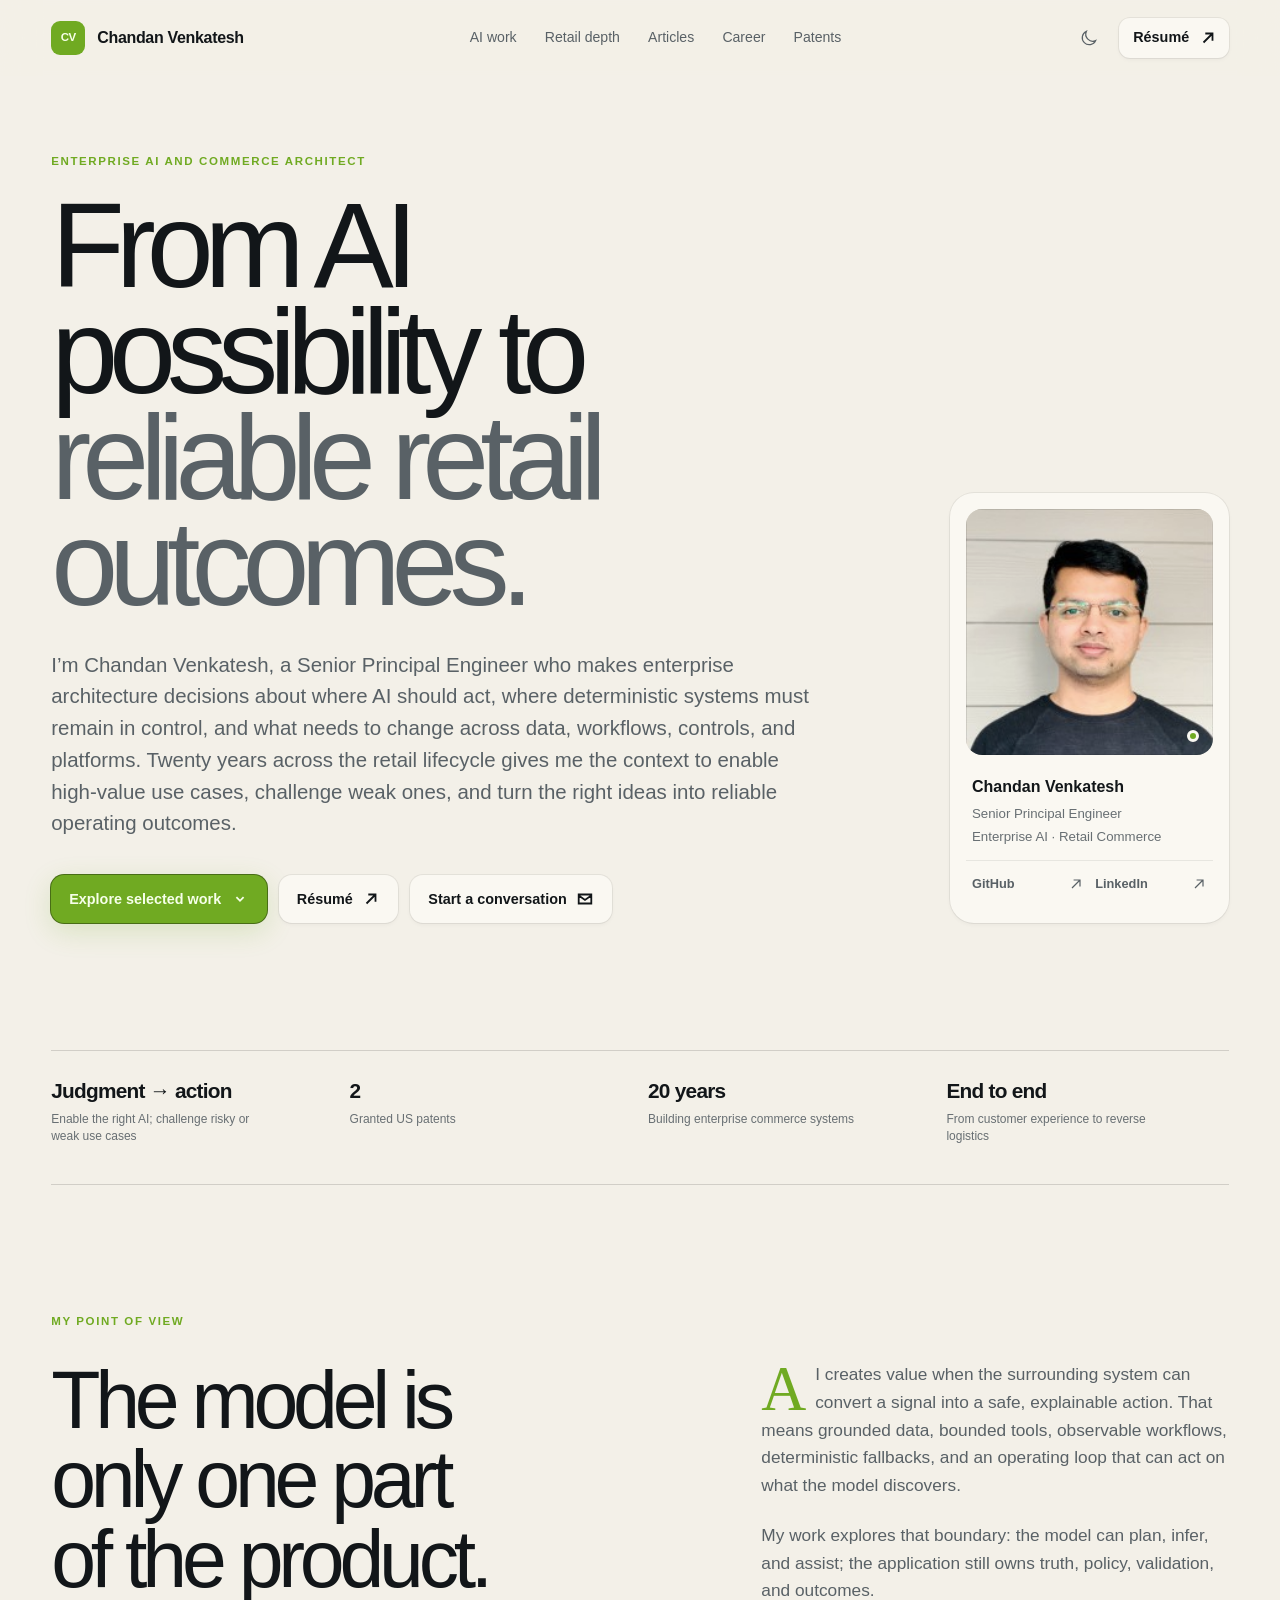
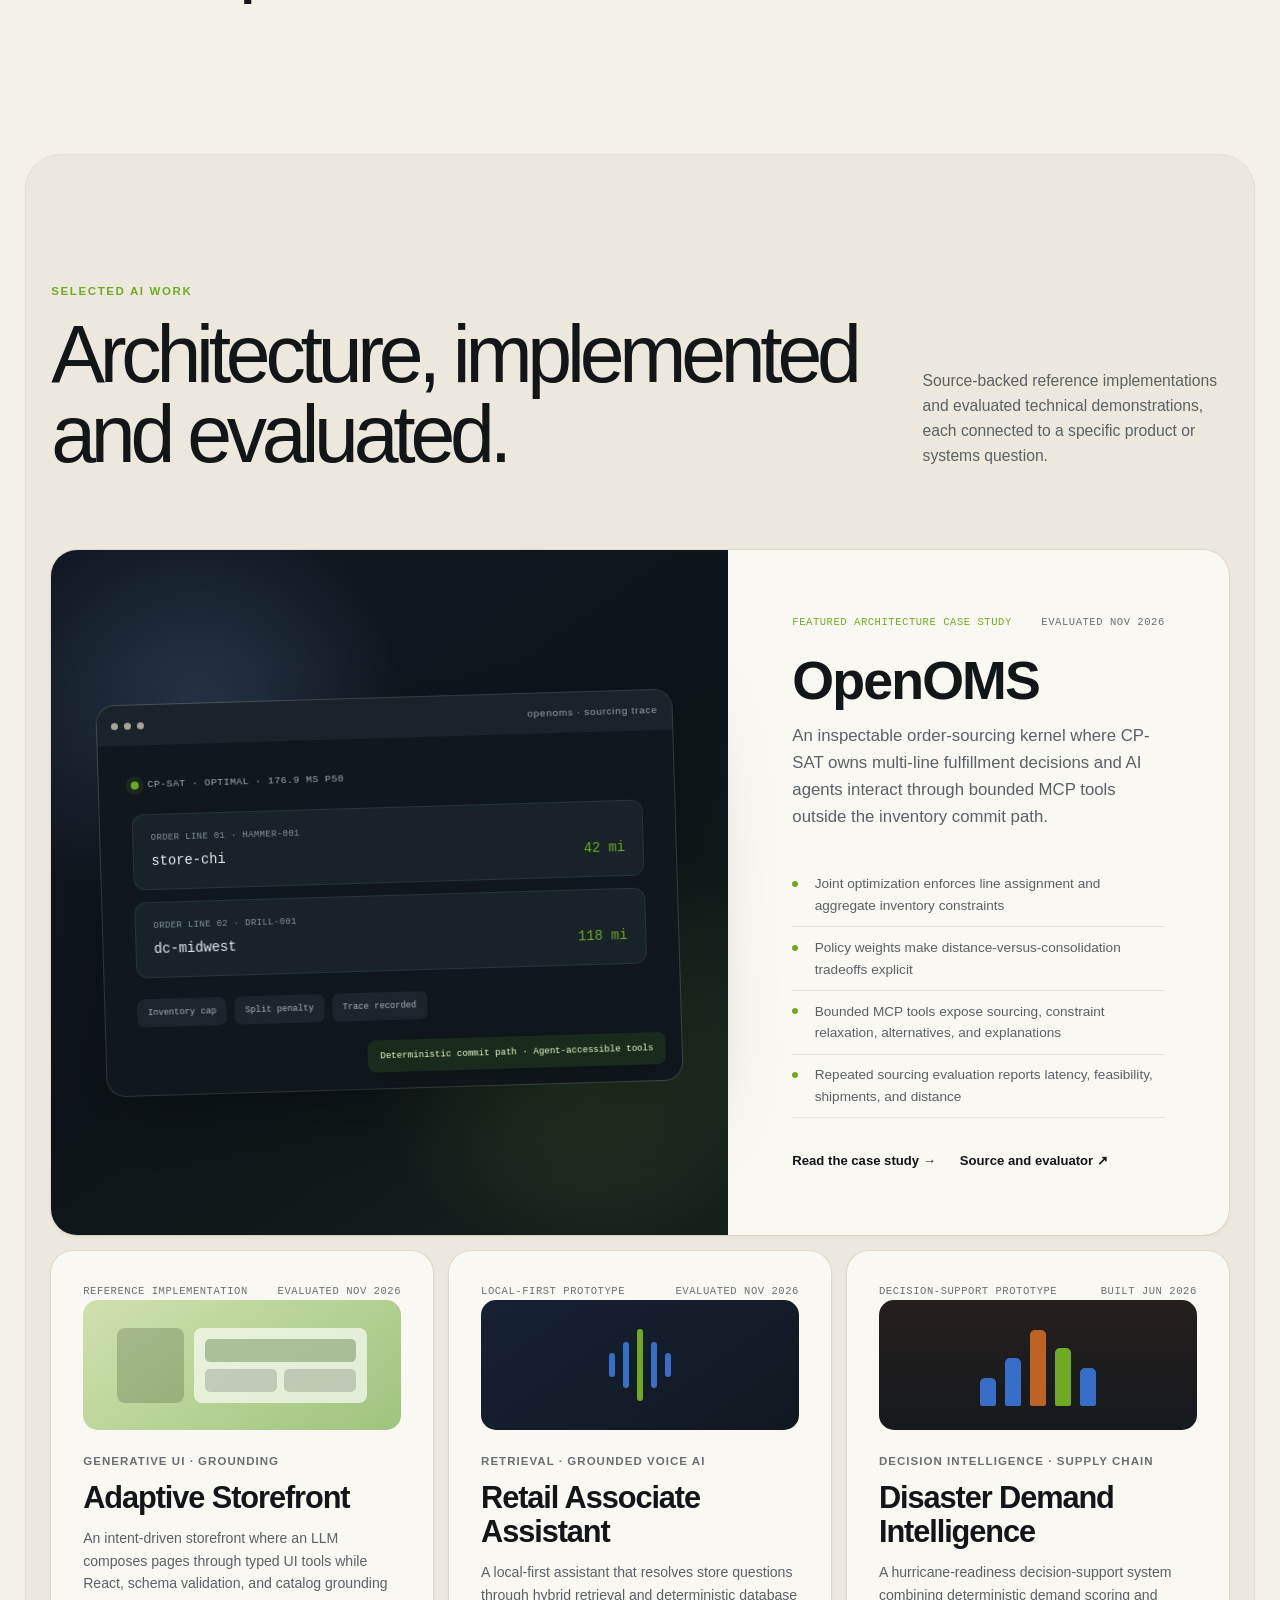
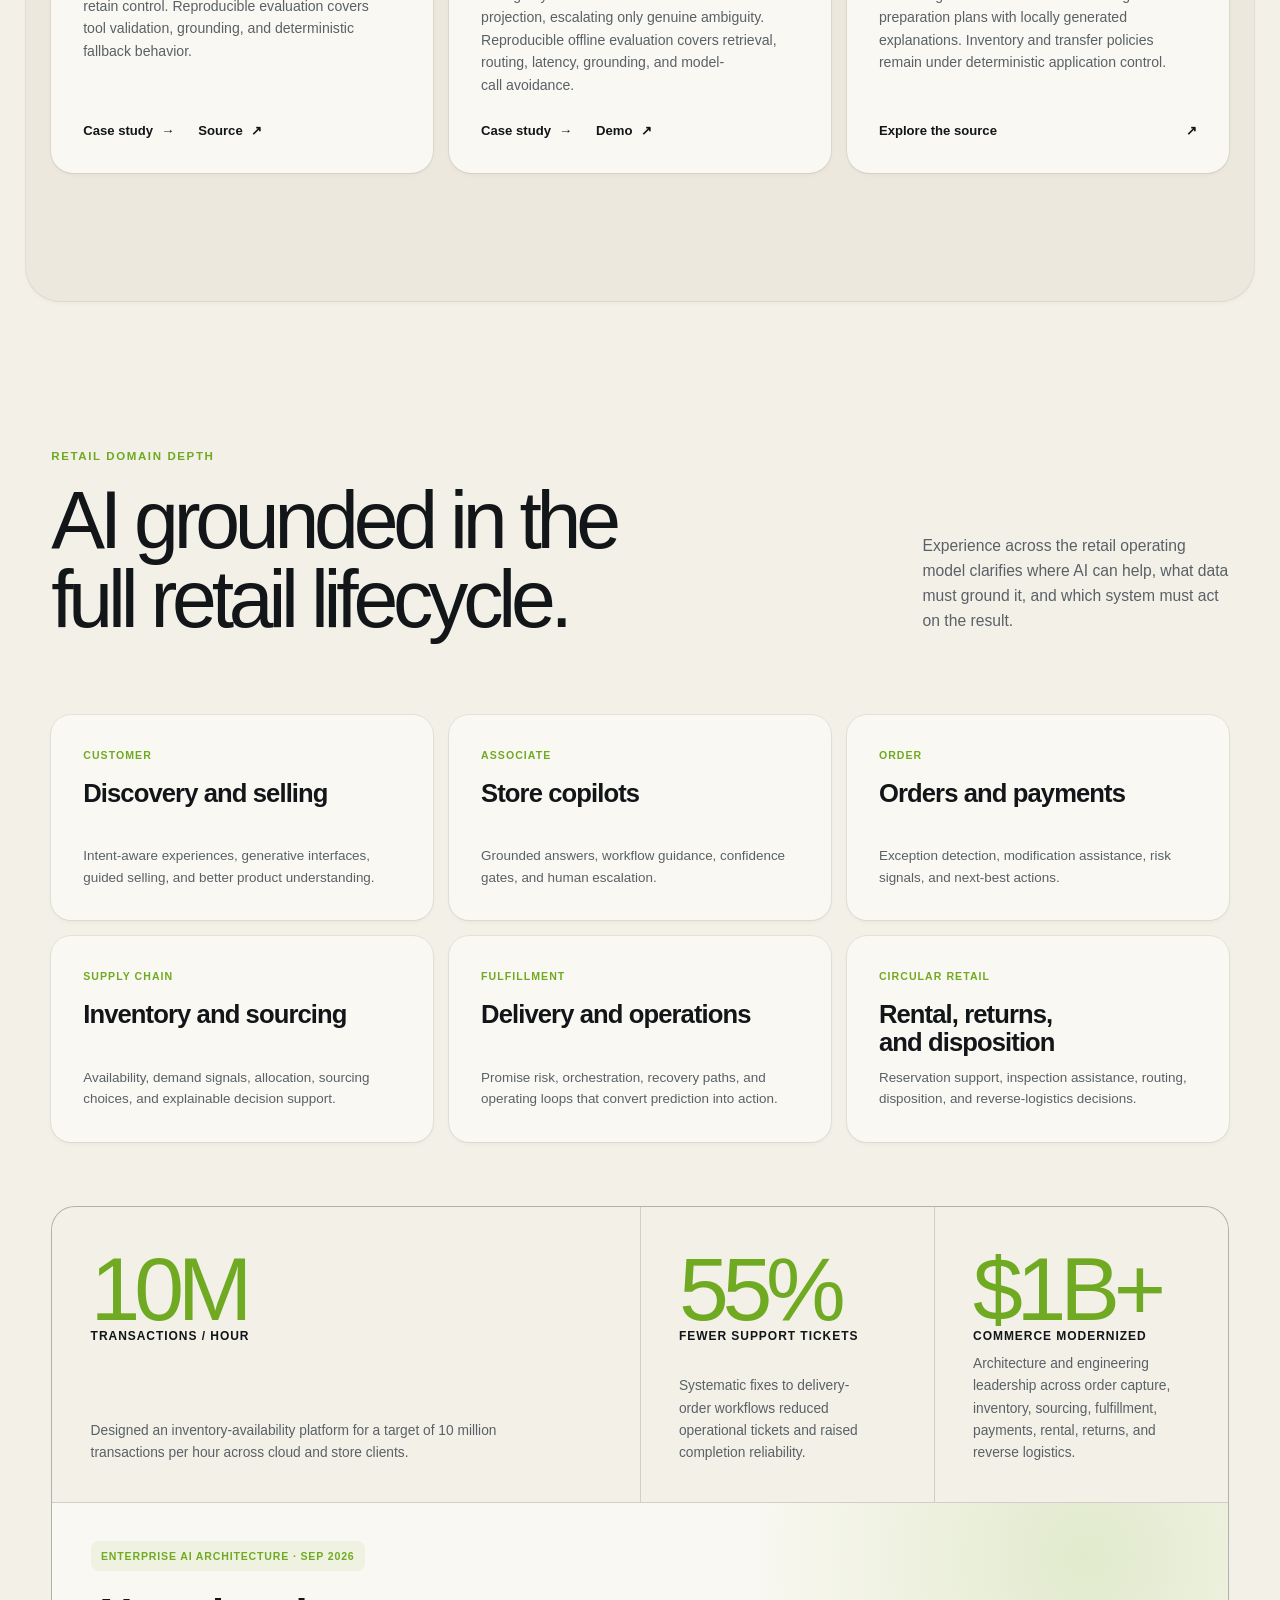
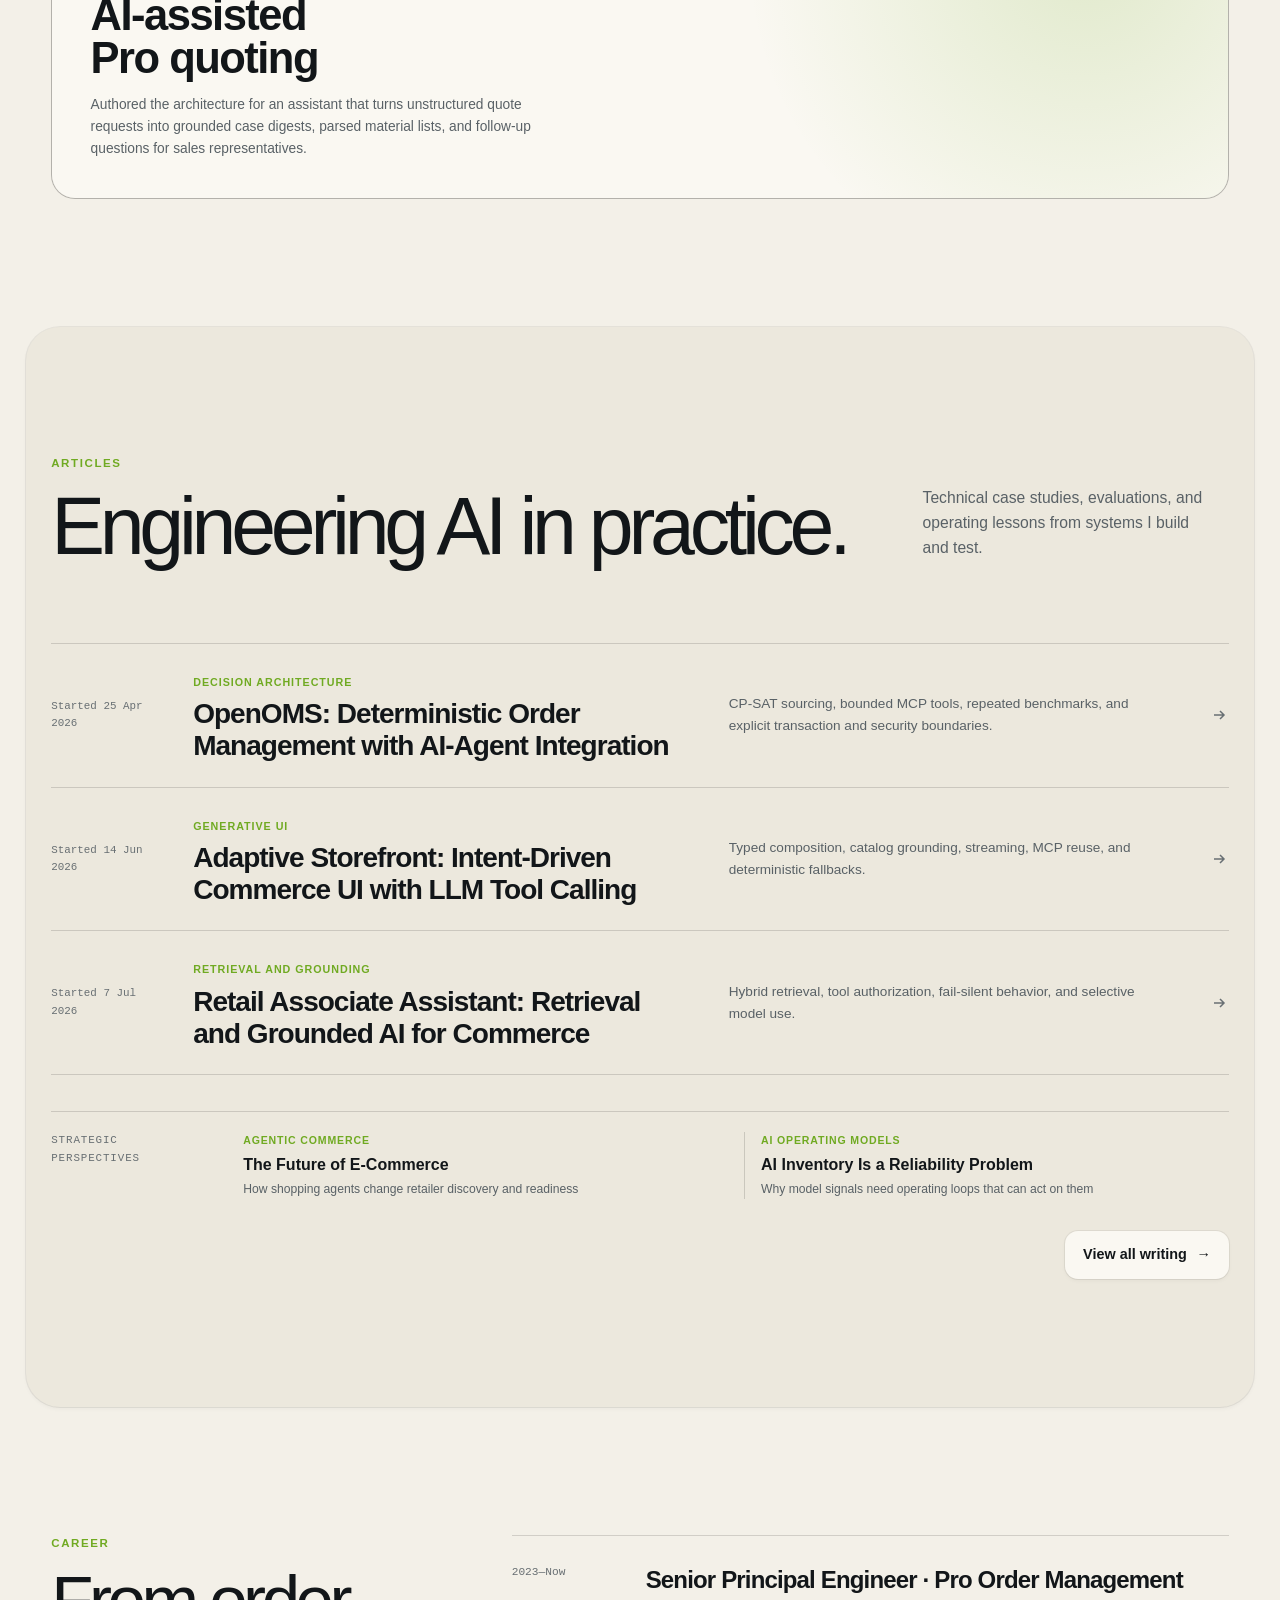
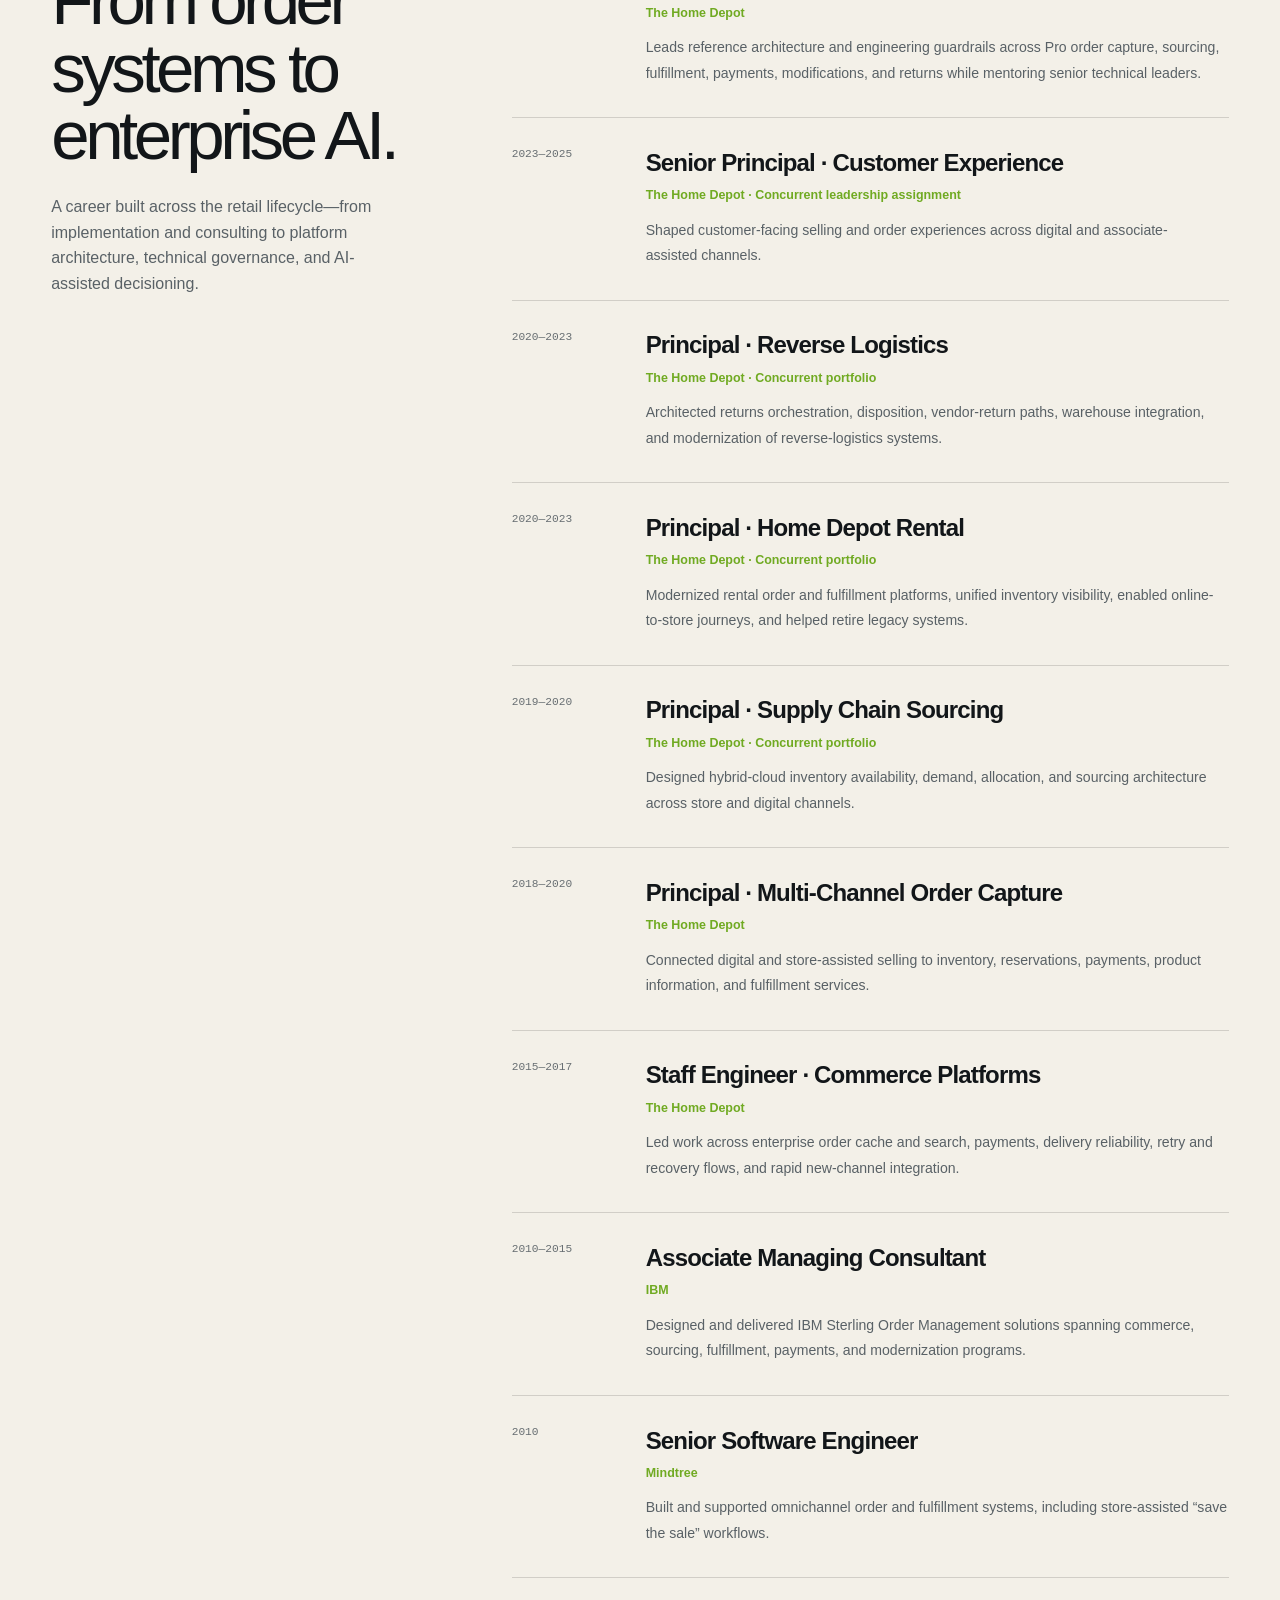
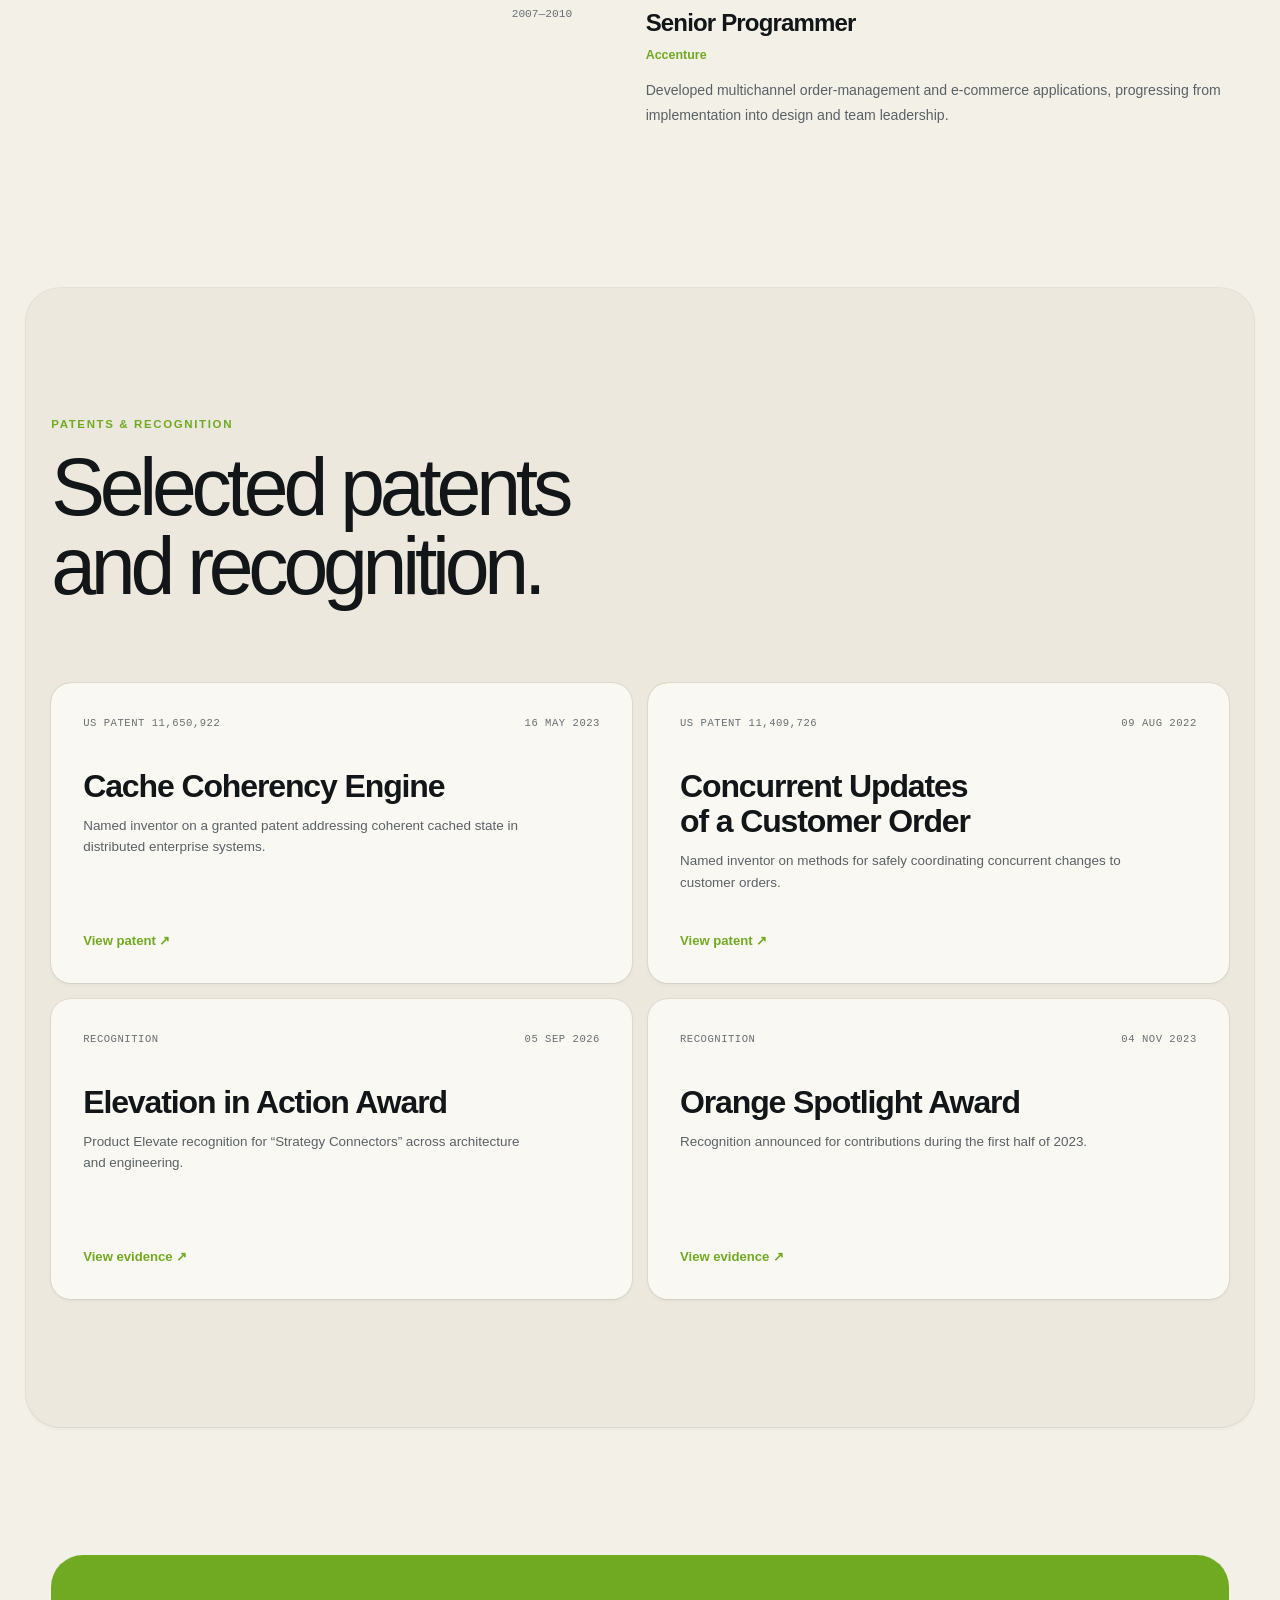
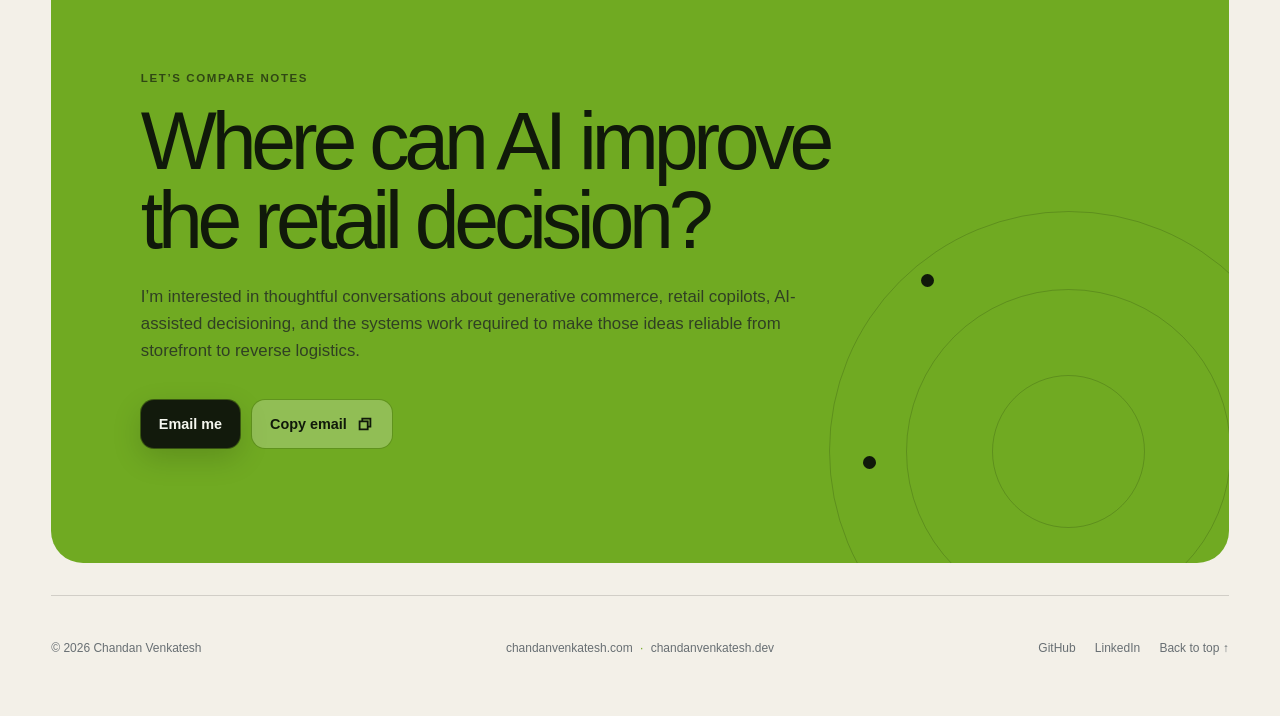
<file: index.html>
<!doctype html>
<html lang="en" data-theme="dark">
  <head>
    <meta charset="utf-8" />
    <meta name="viewport" content="width=device-width, initial-scale=1" />
    <meta
      name="description"
      content="I am an Enterprise AI and Commerce Architect with 20 years in enterprise commerce, making architecture decisions about where AI belongs and what must change to deliver reliable retail outcomes."
    />
    <link rel="canonical" href="https://chandanvenkatesh.com/" />
    <link rel="icon" href="/favicon.svg" type="image/svg+xml" />
    <link rel="manifest" href="/site.webmanifest" />
    <meta property="og:type" content="website" />
    <meta property="og:site_name" content="Chandan Venkatesh" />
    <meta property="og:title" content="Chandan Venkatesh — Enterprise AI and Commerce Architect" />
    <meta property="og:description" content="With 20 years in enterprise commerce, I make architecture decisions about where to enable AI, where to challenge it, and what must change for reliable outcomes." />
    <meta property="og:url" content="https://chandanvenkatesh.com/" />
    <meta property="og:image" content="https://chandanvenkatesh.com/assets/chandan-venkatesh.jpg" />
    <meta property="og:image:alt" content="Chandan Venkatesh" />
    <meta name="twitter:card" content="summary" />
    <meta name="twitter:title" content="Chandan Venkatesh — Enterprise AI and Commerce Architect" />
    <meta name="twitter:description" content="With 20 years in enterprise commerce, I make architecture decisions about where to enable AI, where to challenge it, and what must change for reliable outcomes." />
    <meta name="twitter:image" content="https://chandanvenkatesh.com/assets/chandan-venkatesh.jpg" />
    <meta name="theme-color" content="#0a0d10" />
    <title>Chandan Venkatesh — Enterprise AI and Commerce Architect</title>
    <link rel="stylesheet" href="styles.css" />
    <script type="application/ld+json">
      {
        "@context": "https://schema.org",
        "@type": "Person",
        "name": "Chandan Venkatesh",
        "jobTitle": "Senior Principal Engineer",
        "url": "https://chandanvenkatesh.com",
        "email": "mailto:chandan07@gmail.com",
        "sameAs": [
          "https://www.linkedin.com/in/chandan-venkatesh-53884428/",
          "https://github.com/chandanvenkatesh07"
        ],
        "knowsAbout": [
          "Enterprise commerce architecture",
          "AI-assisted decision systems",
          "Order management",
          "Supply chain platforms",
          "Generative AI",
          "Distributed systems"
        ]
      }
    </script>
  </head>
  <body>
    <a class="skip-link" href="#main">Skip to content</a>

    <header class="site-header" data-header>
      <a class="brand" href="#top" aria-label="Chandan Venkatesh">
        <span class="brand-mark" aria-hidden="true">CV</span>
        <span class="brand-text">Chandan Venkatesh</span>
      </a>

      <nav class="desktop-nav" aria-label="Primary navigation">
        <a href="#work">AI work</a>
        <a href="#impact">Retail depth</a>
        <a href="#writing">Articles</a>
        <a href="#career">Career</a>
        <a href="#proof">Patents</a>
      </nav>

      <div class="header-actions">
        <button class="icon-button" type="button" data-theme-toggle aria-label="Use light theme">
          <span class="theme-icon theme-icon-sun" aria-hidden="true">
            <svg viewBox="0 0 24 24" fill="none" stroke="currentColor" stroke-width="1.5">
              <circle cx="12" cy="12" r="3.25"></circle>
              <path d="M12 2.75v2M12 19.25v2M21.25 12h-2M4.75 12h-2M18.54 5.46l-1.41 1.41M6.87 17.13l-1.41 1.41M18.54 18.54l-1.41-1.41M6.87 6.87 5.46 5.46"></path>
            </svg>
          </span>
          <span class="theme-icon theme-icon-moon" aria-hidden="true">
            <svg viewBox="0 0 24 24" fill="none" stroke="currentColor" stroke-width="1.5">
              <path d="M20 15.1A8.4 8.4 0 0 1 8.9 4a8.4 8.4 0 1 0 11.1 11.1Z"></path>
            </svg>
          </span>
        </button>
        <a class="button button-small button-ghost header-resume" href="assets/chandan-venkatesh-resume.pdf" target="_blank" rel="noreferrer">
          Résumé
          <svg viewBox="0 0 20 20" fill="none" stroke="currentColor" stroke-width="2" aria-hidden="true">
            <path d="M5 15 15 5M7 5h8v8"></path>
          </svg>
        </a>
        <button class="menu-button" type="button" data-menu-toggle aria-expanded="false" aria-controls="mobile-menu">
          <span></span><span></span>
          <span class="sr-only">Open navigation</span>
        </button>
      </div>
    </header>

    <nav class="mobile-menu" id="mobile-menu" data-mobile-menu aria-label="Mobile navigation" hidden>
      <a href="#work">AI work</a>
      <a href="#impact">Retail depth</a>
      <a href="#writing">Articles</a>
      <a href="#career">Career</a>
      <a href="#proof">Patents</a>
      <a href="assets/chandan-venkatesh-resume.pdf" target="_blank" rel="noreferrer">Open résumé</a>
    </nav>

    <main id="main">
      <section class="hero" id="top">
        <div class="hero-glow" aria-hidden="true"></div>
        <div class="hero-copy">
          <p class="eyebrow hero-eyebrow reveal">Enterprise AI and Commerce Architect</p>
          <h1 class="reveal reveal-delay-1">
            From AI possibility to
            <span>reliable retail outcomes.</span>
          </h1>
          <p class="hero-summary reveal reveal-delay-2">
            I’m Chandan Venkatesh, a Senior Principal Engineer who makes enterprise architecture decisions about where AI should act, where deterministic systems must remain in control, and what needs to change across data, workflows, controls, and platforms. Twenty years across the retail lifecycle gives me the context to enable high-value use cases, challenge weak ones, and turn the right ideas into reliable operating outcomes.
          </p>
          <div class="hero-actions reveal reveal-delay-3">
            <a class="button button-primary" href="#work">
              Explore selected work
              <svg viewBox="0 0 20 20" fill="none" stroke="currentColor" stroke-width="2" aria-hidden="true">
                <path d="m6 8 4 4 4-4"></path>
              </svg>
            </a>
            <a class="button button-quiet" href="assets/chandan-venkatesh-resume.pdf" target="_blank" rel="noreferrer">
              Résumé
              <svg viewBox="0 0 20 20" fill="none" stroke="currentColor" stroke-width="2" aria-hidden="true">
                <path d="M5 15 15 5M7 5h8v8"></path>
              </svg>
            </a>
            <a class="button button-quiet" href="mailto:chandan07@gmail.com">
              Start a conversation
              <svg viewBox="0 0 20 20" fill="none" stroke="currentColor" stroke-width="2" aria-hidden="true">
                <path d="M3 5h14v10H3zM3 6l7 5 7-5"></path>
              </svg>
            </a>
          </div>
        </div>

        <aside class="hero-profile reveal reveal-delay-2" aria-label="Profile summary">
          <div class="profile-photo-shell">
            <img src="assets/chandan-venkatesh.jpg" alt="Chandan Venkatesh" width="200" height="200" />
            <span class="profile-status" aria-hidden="true"></span>
          </div>
          <div class="profile-meta">
            <p class="profile-name">Chandan Venkatesh</p>
            <p>Senior Principal Engineer</p>
            <p>Enterprise AI · Retail Commerce</p>
          </div>
          <div class="profile-links">
            <a href="https://github.com/chandanvenkatesh07" target="_blank" rel="noreferrer">
              GitHub
              <svg viewBox="0 0 20 20" fill="none" stroke="currentColor" stroke-width="1.5" aria-hidden="true"><path d="M5 15 15 5M7 5h8v8"></path></svg>
            </a>
            <a href="https://www.linkedin.com/in/chandan-venkatesh-53884428/" target="_blank" rel="noreferrer">
              LinkedIn
              <svg viewBox="0 0 20 20" fill="none" stroke="currentColor" stroke-width="1.5" aria-hidden="true"><path d="M5 15 15 5M7 5h8v8"></path></svg>
            </a>
          </div>
        </aside>

        <div class="signal-strip" role="list" aria-label="Selected career evidence">
          <div class="signal-item" role="listitem">
            <strong>Judgment → action</strong>
            <span>Enable the right AI; challenge risky or weak use cases</span>
          </div>
          <div class="signal-item" role="listitem">
            <strong>2</strong>
            <span>Granted US patents</span>
          </div>
          <div class="signal-item" role="listitem">
            <strong>20 years</strong>
            <span>Building enterprise commerce systems</span>
          </div>
          <div class="signal-item" role="listitem">
            <strong>End to end</strong>
            <span>From customer experience to reverse logistics</span>
          </div>
        </div>
      </section>

      <section class="section manifesto" aria-labelledby="manifesto-title">
        <div class="section-kicker">My point of view</div>
        <div class="manifesto-grid">
          <h2 id="manifesto-title">The model is only one part of the product.</h2>
          <div class="manifesto-copy">
            <p>
              AI creates value when the surrounding system can convert a signal into a safe, explainable action. That means grounded data, bounded tools, observable workflows, deterministic fallbacks, and an operating loop that can act on what the model discovers.
            </p>
            <p>
              My work explores that boundary: the model can plan, infer, and assist; the application still owns truth, policy, validation, and outcomes.
            </p>
          </div>
        </div>
      </section>

      <section class="section work-section" id="work" aria-labelledby="work-title">
        <div class="section-heading">
          <div>
            <p class="section-kicker">Selected AI work</p>
            <h2 id="work-title">Architecture, implemented and evaluated.</h2>
          </div>
          <p class="section-intro">Source-backed reference implementations and evaluated technical demonstrations, each connected to a specific product or systems question.</p>
        </div>

        <article class="feature-case">
          <div class="case-visual associate-visual" role="img" aria-label="OpenOMS sourcing decision trace for a multi-line order">
            <div class="mock-window associate-console openoms-console">
              <div class="mock-toolbar">
                <span></span><span></span><span></span>
                <small>openoms · sourcing trace</small>
              </div>
              <div class="associate-screen openoms-screen">
                <div class="associate-status">
                  <span></span>
                  CP-SAT · Optimal · 176.9 ms p50
                </div>
                <div class="decision-line">
                  <small>Order line 01 · HAMMER-001</small>
                  <p>store-chi <span>42 mi</span></p>
                </div>
                <div class="decision-line">
                  <small>Order line 02 · DRILL-001</small>
                  <p>dc-midwest <span>118 mi</span></p>
                </div>
                <div class="assistant-path">
                  <span>Inventory cap</span>
                  <span>Split penalty</span>
                  <span>Trace recorded</span>
                </div>
              </div>
              <div class="orchestration-pill">Deterministic commit path · Agent-accessible tools</div>
            </div>
          </div>
          <div class="case-copy">
            <div class="case-meta"><span>Featured architecture case study</span><time datetime="2026-11-10">Evaluated Nov 2026</time></div>
            <h3>OpenOMS</h3>
            <p class="case-lede">
              An inspectable order-sourcing kernel where CP-SAT owns multi-line fulfillment decisions and AI agents interact through bounded MCP tools outside the inventory commit path.
            </p>
            <ul class="evidence-list">
              <li>Joint optimization enforces line assignment and aggregate inventory constraints</li>
              <li>Policy weights make distance-versus-consolidation tradeoffs explicit</li>
              <li>Bounded MCP tools expose sourcing, constraint relaxation, alternatives, and explanations</li>
              <li>Repeated sourcing evaluation reports latency, feasibility, shipments, and distance</li>
            </ul>
            <div class="case-links">
              <a href="/articles/openoms-deterministic-order-management/">Read the case study <span aria-hidden="true">→</span></a>
              <a href="https://github.com/chandanvenkatesh07/openoms" target="_blank" rel="noreferrer">Source and evaluator <span aria-hidden="true">↗</span></a>
            </div>
          </div>
        </article>

        <div class="project-grid">
          <article class="project-card project-card-adaptive">
            <div class="project-card-top"><span>Reference implementation</span><time datetime="2026-11-10">Evaluated Nov 2026</time></div>
            <div class="project-symbol adaptive-symbol" aria-hidden="true">
              <span class="adaptive-sidebar-symbol"></span>
              <span class="adaptive-content-symbol"><i></i><i></i><i></i></span>
            </div>
            <p class="project-label">Generative UI · Grounding</p>
            <h3>Adaptive Storefront</h3>
            <p>An intent-driven storefront where an LLM composes pages through typed UI tools while React, schema validation, and catalog grounding retain control. Reproducible evaluation covers tool validation, grounding, and deterministic fallback behavior.</p>
            <div class="card-links-row"><a class="card-link" href="/articles/adaptive-storefront-continued/">Case study <span aria-hidden="true">→</span></a><a class="card-link" href="https://github.com/chandanvenkatesh07/adaptive-storefront" target="_blank" rel="noreferrer">Source <span aria-hidden="true">↗</span></a></div>
          </article>

          <article class="project-card project-card-copilot">
            <div class="project-card-top"><span>Local-first prototype</span><time datetime="2026-11-10">Evaluated Nov 2026</time></div>
            <div class="project-symbol copilot-symbol" aria-hidden="true">
              <span class="sound-wave"></span><span class="sound-wave"></span><span class="sound-wave"></span><span class="sound-wave"></span><span class="sound-wave"></span>
            </div>
            <p class="project-label">Retrieval · Grounded voice AI</p>
            <h3>Retail Associate Assistant</h3>
            <p>A local-first assistant that resolves store questions through hybrid retrieval and deterministic database projection, escalating only genuine ambiguity. Reproducible offline evaluation covers retrieval, routing, latency, grounding, and model-call avoidance.</p>
            <div class="card-links-row"><a class="card-link" href="/articles/retail-associate-grounded-ai/">Case study <span aria-hidden="true">→</span></a><a class="card-link" href="https://www.linkedin.com/posts/chandan-venkatesh-53884428_built-a-prototype-retail-associate-copilot-activity-7484408067980341248-vjwt" target="_blank" rel="noreferrer">Demo <span aria-hidden="true">↗</span></a></div>
          </article>

          <article class="project-card project-card-demand">
            <div class="project-card-top"><span>Decision-support prototype</span><time datetime="2026-06">Built Jun 2026</time></div>
            <div class="project-symbol demand-symbol" aria-hidden="true">
              <span></span><span></span><span></span><span></span><span></span>
            </div>
            <p class="project-label">Decision intelligence · Supply chain</p>
            <h3>Disaster Demand Intelligence</h3>
            <p>A hurricane-readiness decision-support system combining deterministic demand scoring and preparation plans with locally generated explanations. Inventory and transfer policies remain under deterministic application control.</p>
            <a class="card-link" href="https://github.com/chandanvenkatesh07/disaster-demand-intel" target="_blank" rel="noreferrer">Explore the source <span aria-hidden="true">↗</span></a>
          </article>
        </div>

      </section>

      <section class="section impact-section" id="impact" aria-labelledby="impact-title">
        <div class="section-heading impact-heading">
          <div>
            <p class="section-kicker">Retail domain depth</p>
            <h2 id="impact-title">AI grounded in the full retail lifecycle.</h2>
          </div>
          <p class="section-intro">Experience across the retail operating model clarifies where AI can help, what data must ground it, and which system must act on the result.</p>
        </div>

        <div class="retail-domain-grid" role="list" aria-label="Retail domains where I apply AI thinking">
          <article role="listitem"><span>Customer</span><h3>Discovery and selling</h3><p>Intent-aware experiences, generative interfaces, guided selling, and better product understanding.</p></article>
          <article role="listitem"><span>Associate</span><h3>Store copilots</h3><p>Grounded answers, workflow guidance, confidence gates, and human escalation.</p></article>
          <article role="listitem"><span>Order</span><h3>Orders and payments</h3><p>Exception detection, modification assistance, risk signals, and next-best actions.</p></article>
          <article role="listitem"><span>Supply chain</span><h3>Inventory and sourcing</h3><p>Availability, demand signals, allocation, sourcing choices, and explainable decision support.</p></article>
          <article role="listitem"><span>Fulfillment</span><h3>Delivery and operations</h3><p>Promise risk, orchestration, recovery paths, and operating loops that convert prediction into action.</p></article>
          <article role="listitem"><span>Circular retail</span><h3>Rental, returns, and disposition</h3><p>Reservation support, inspection assistance, routing, disposition, and reverse-logistics decisions.</p></article>
        </div>

        <div class="impact-grid">
          <article class="impact-stat impact-stat-wide">
            <span class="impact-value">10M</span>
            <span class="impact-unit">transactions / hour</span>
            <p>Designed an inventory-availability platform for a target of 10 million transactions per hour across cloud and store clients.</p>
          </article>
          <article class="impact-stat">
            <span class="impact-value">55%</span>
            <span class="impact-unit">fewer support tickets</span>
            <p>Systematic fixes to delivery-order workflows reduced operational tickets and raised completion reliability.</p>
          </article>
          <article class="impact-stat">
            <span class="impact-value">$1B+</span>
            <span class="impact-unit">commerce modernized</span>
            <p>Architecture and engineering leadership across order capture, inventory, sourcing, fulfillment, payments, rental, returns, and reverse logistics.</p>
          </article>
          <article class="impact-stat impact-stat-ai">
            <span class="impact-badge">Enterprise AI architecture · Sep 2026</span>
            <h3>AI-assisted Pro quoting</h3>
            <p>Authored the architecture for an assistant that turns unstructured quote requests into grounded case digests, parsed material lists, and follow-up questions for sales representatives.</p>
          </article>
        </div>
      </section>

      <section class="section writing-section" id="writing" aria-labelledby="writing-title">
        <div class="section-heading">
          <div>
            <p class="section-kicker">Articles</p>
            <h2 id="writing-title">Engineering AI in practice.</h2>
          </div>
          <p class="section-intro">Technical case studies, evaluations, and operating lessons from systems I build and test.</p>
        </div>

        <div class="article-list">
          <a class="article-row" href="/articles/openoms-deterministic-order-management/">
            <time datetime="2026-04-25">Started 25 Apr 2026</time>
            <div><span>Decision architecture</span><h3>OpenOMS: Deterministic Order Management with AI-Agent Integration</h3></div>
            <p>CP-SAT sourcing, bounded MCP tools, repeated benchmarks, and explicit transaction and security boundaries.</p>
            <svg viewBox="0 0 20 20" fill="none" stroke="currentColor" stroke-width="1.5" aria-hidden="true"><path d="M5 10h10M11 6l4 4-4 4"></path></svg>
          </a>
          <a class="article-row" href="/articles/adaptive-storefront-continued/">
            <time datetime="2026-06-14">Started 14 Jun 2026</time>
            <div><span>Generative UI</span><h3>Adaptive Storefront: Intent-Driven Commerce UI with LLM Tool Calling</h3></div>
            <p>Typed composition, catalog grounding, streaming, MCP reuse, and deterministic fallbacks.</p>
            <svg viewBox="0 0 20 20" fill="none" stroke="currentColor" stroke-width="1.5" aria-hidden="true"><path d="M5 10h10M11 6l4 4-4 4"></path></svg>
          </a>
          <a class="article-row" href="/articles/retail-associate-grounded-ai/">
            <time datetime="2026-07-07">Started 7 Jul 2026</time>
            <div><span>Retrieval and grounding</span><h3>Retail Associate Assistant: Retrieval and Grounded AI for Commerce</h3></div>
            <p>Hybrid retrieval, tool authorization, fail-silent behavior, and selective model use.</p>
            <svg viewBox="0 0 20 20" fill="none" stroke="currentColor" stroke-width="1.5" aria-hidden="true"><path d="M5 10h10M11 6l4 4-4 4"></path></svg>
          </a>
        </div>
        <div class="writing-perspectives" aria-labelledby="strategic-perspectives-title">
          <p id="strategic-perspectives-title">Strategic perspectives</p>
          <div>
            <a href="/articles/future-of-e-commerce/"><span>Agentic commerce</span><strong>The Future of E-Commerce</strong><small>How shopping agents change retailer discovery and readiness</small></a>
            <a href="/articles/starbucks-ai-supply-chain-reliability/"><span>AI operating models</span><strong>AI Inventory Is a Reliability Problem</strong><small>Why model signals need operating loops that can act on them</small></a>
          </div>
        </div>
        <div class="writing-archive-link"><a class="button button-quiet" href="/articles/">View all writing <span aria-hidden="true">→</span></a></div>
      </section>

      <section class="section career-section" id="career" aria-labelledby="career-title">
        <div class="career-intro">
          <p class="section-kicker">Career</p>
          <h2 id="career-title">From order systems to enterprise AI.</h2>
          <p>A career built across the retail lifecycle—from implementation and consulting to platform architecture, technical governance, and AI-assisted decisioning.</p>
        </div>

        <ol class="timeline">
          <li>
            <div class="timeline-date">2023—Now</div>
            <div class="timeline-content"><h3>Senior Principal Engineer · Pro Order Management</h3><p>The Home Depot</p><span>Leads reference architecture and engineering guardrails across Pro order capture, sourcing, fulfillment, payments, modifications, and returns while mentoring senior technical leaders.</span></div>
          </li>
          <li>
            <div class="timeline-date">2023—2025</div>
            <div class="timeline-content"><h3>Senior Principal · Customer Experience</h3><p>The Home Depot · Concurrent leadership assignment</p><span>Shaped customer-facing selling and order experiences across digital and associate-assisted channels.</span></div>
          </li>
          <li>
            <div class="timeline-date">2020—2023</div>
            <div class="timeline-content"><h3>Principal · Reverse Logistics</h3><p>The Home Depot · Concurrent portfolio</p><span>Architected returns orchestration, disposition, vendor-return paths, warehouse integration, and modernization of reverse-logistics systems.</span></div>
          </li>
          <li>
            <div class="timeline-date">2020—2023</div>
            <div class="timeline-content"><h3>Principal · Home Depot Rental</h3><p>The Home Depot · Concurrent portfolio</p><span>Modernized rental order and fulfillment platforms, unified inventory visibility, enabled online-to-store journeys, and helped retire legacy systems.</span></div>
          </li>
          <li>
            <div class="timeline-date">2019—2020</div>
            <div class="timeline-content"><h3>Principal · Supply Chain Sourcing</h3><p>The Home Depot · Concurrent portfolio</p><span>Designed hybrid-cloud inventory availability, demand, allocation, and sourcing architecture across store and digital channels.</span></div>
          </li>
          <li>
            <div class="timeline-date">2018—2020</div>
            <div class="timeline-content"><h3>Principal · Multi-Channel Order Capture</h3><p>The Home Depot</p><span>Connected digital and store-assisted selling to inventory, reservations, payments, product information, and fulfillment services.</span></div>
          </li>
          <li>
            <div class="timeline-date">2015—2017</div>
            <div class="timeline-content"><h3>Staff Engineer · Commerce Platforms</h3><p>The Home Depot</p><span>Led work across enterprise order cache and search, payments, delivery reliability, retry and recovery flows, and rapid new-channel integration.</span></div>
          </li>
          <li>
            <div class="timeline-date">2010—2015</div>
            <div class="timeline-content"><h3>Associate Managing Consultant</h3><p>IBM</p><span>Designed and delivered IBM Sterling Order Management solutions spanning commerce, sourcing, fulfillment, payments, and modernization programs.</span></div>
          </li>
          <li>
            <div class="timeline-date">2010</div>
            <div class="timeline-content"><h3>Senior Software Engineer</h3><p>Mindtree</p><span>Built and supported omnichannel order and fulfillment systems, including store-assisted “save the sale” workflows.</span></div>
          </li>
          <li>
            <div class="timeline-date">2007—2010</div>
            <div class="timeline-content"><h3>Senior Programmer</h3><p>Accenture</p><span>Developed multichannel order-management and e-commerce applications, progressing from implementation into design and team leadership.</span></div>
          </li>
        </ol>
      </section>

      <section class="section proof-section" id="proof" aria-labelledby="proof-title">
        <div class="section-heading">
          <div>
            <p class="section-kicker">Patents &amp; recognition</p>
            <h2 id="proof-title">Selected patents and recognition.</h2>
          </div>
        </div>

        <div class="proof-grid">
          <a class="proof-card proof-card-patent" href="https://patents.google.com/patent/US11650922/en" target="_blank" rel="noreferrer">
            <div class="proof-card-meta"><span>US Patent 11,650,922</span><time datetime="2023-05-16">16 May 2023</time></div>
            <h3>Cache Coherency Engine</h3>
            <p>Named inventor on a granted patent addressing coherent cached state in distributed enterprise systems.</p>
            <span class="proof-link">View patent ↗</span>
          </a>
          <a class="proof-card proof-card-patent" href="https://patents.google.com/patent/US11409726/en" target="_blank" rel="noreferrer">
            <div class="proof-card-meta"><span>US Patent 11,409,726</span><time datetime="2022-08-09">09 Aug 2022</time></div>
            <h3>Concurrent Updates of a Customer Order</h3>
            <p>Named inventor on methods for safely coordinating concurrent changes to customer orders.</p>
            <span class="proof-link">View patent ↗</span>
          </a>
          <a class="proof-card" href="https://www.linkedin.com/posts/chandan-venkatesh-53884428_productelevate-architecture-engineering-activity-7501836264409690112-TIuB" target="_blank" rel="noreferrer">
            <div class="proof-card-meta"><span>Recognition</span><time datetime="2026-09-05">05 Sep 2026</time></div>
            <h3>Elevation in Action Award</h3>
            <p>Product Elevate recognition for “Strategy Connectors” across architecture and engineering.</p>
            <span class="proof-link">View evidence ↗</span>
          </a>
          <a class="proof-card" href="https://www.linkedin.com/posts/chandan-venkatesh-53884428_thrilled-and-honored-to-have-received-the-activity-7126694572520345601-kxkB" target="_blank" rel="noreferrer">
            <div class="proof-card-meta"><span>Recognition</span><time datetime="2023-11-04">04 Nov 2023</time></div>
            <h3>Orange Spotlight Award</h3>
            <p>Recognition announced for contributions during the first half of 2023.</p>
            <span class="proof-link">View evidence ↗</span>
          </a>
        </div>
      </section>

      <section class="section contact-section" id="contact" aria-labelledby="contact-title">
        <div class="contact-orbit" aria-hidden="true"><span></span><span></span><span></span></div>
        <p class="section-kicker">Let’s compare notes</p>
        <h2 id="contact-title">Where can AI improve the retail decision?</h2>
        <p>I’m interested in thoughtful conversations about generative commerce, retail copilots, AI-assisted decisioning, and the systems work required to make those ideas reliable from storefront to reverse logistics.</p>
        <div class="contact-actions">
          <a class="button button-primary" href="mailto:chandan07@gmail.com">Email me</a>
          <button class="button button-quiet" type="button" data-copy-email data-email="chandan07@gmail.com">
            <span data-copy-label>Copy email</span>
            <svg viewBox="0 0 20 20" fill="none" stroke="currentColor" stroke-width="2" aria-hidden="true"><path d="M7 6V4h9v9h-2M4 7h9v9H4z"></path></svg>
          </button>
        </div>
      </section>
    </main>

    <footer class="site-footer">
      <p>© <span data-year>2026</span> Chandan Venkatesh</p>
      <p class="footer-domain">chandanvenkatesh.com <span>·</span> chandanvenkatesh.dev</p>
      <div>
        <a href="https://github.com/chandanvenkatesh07" target="_blank" rel="noreferrer">GitHub</a>
        <a href="https://www.linkedin.com/in/chandan-venkatesh-53884428/" target="_blank" rel="noreferrer">LinkedIn</a>
        <a href="#top">Back to top ↑</a>
      </div>
    </footer>

    <div class="toast" role="status" aria-live="polite" data-toast>Email copied</div>
    <script src="script.js"></script>
  </body>
</html>
</file>
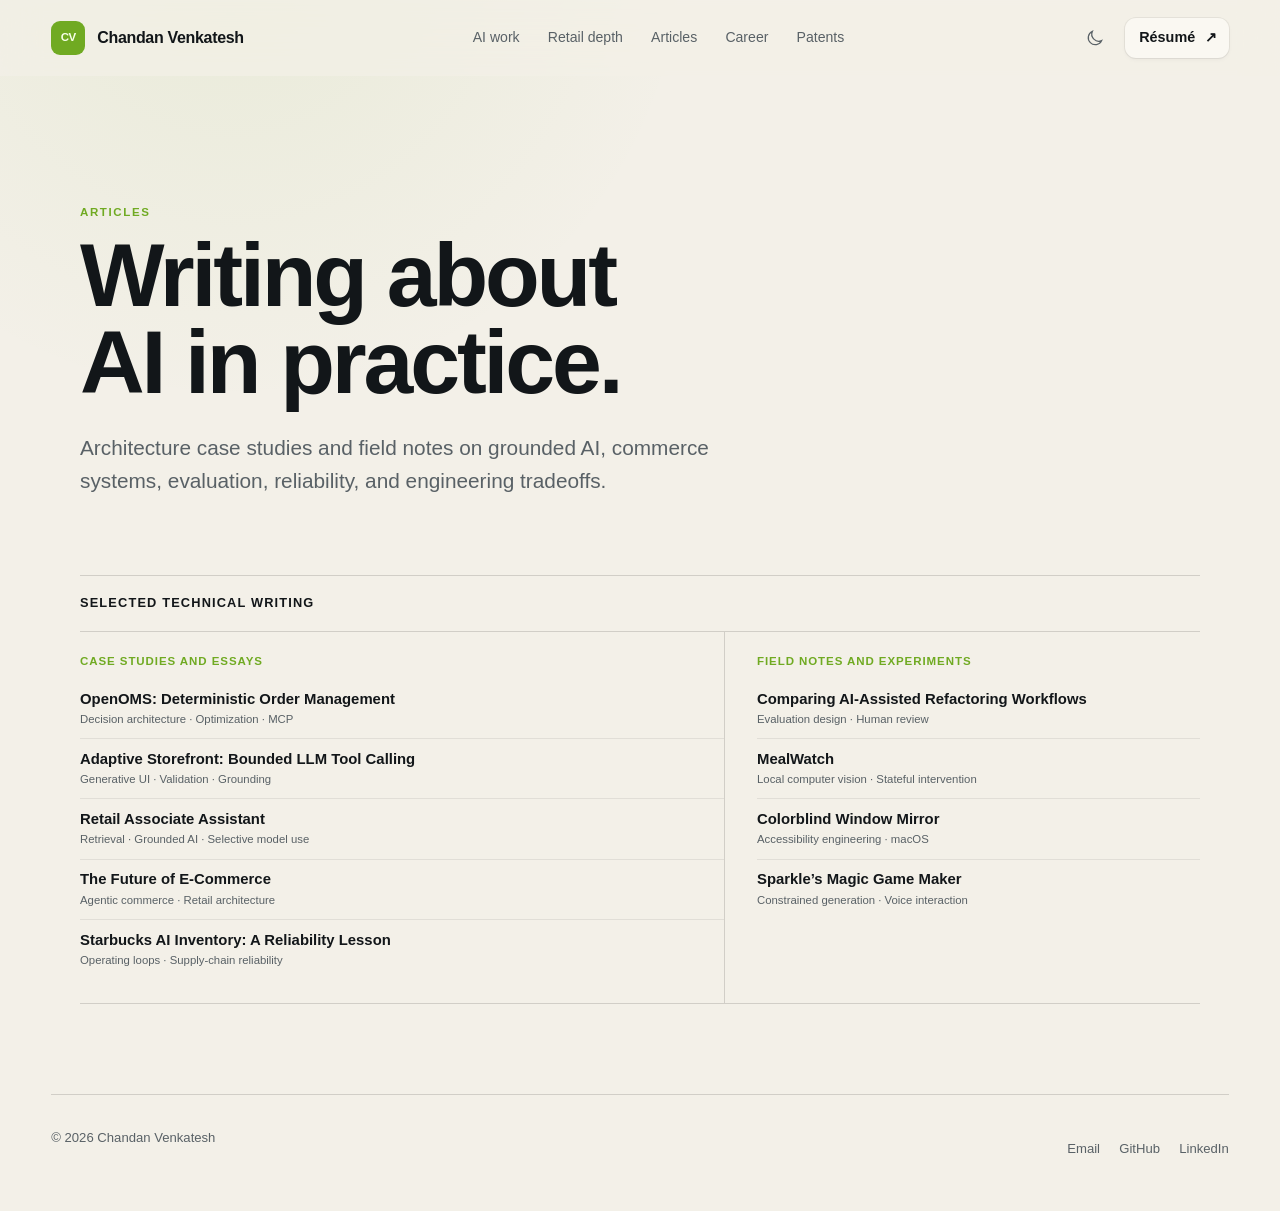
<file: articles/index.html>
<!doctype html>
<html lang="en" data-theme="dark">
<head>
  <meta charset="utf-8">
  <meta name="viewport" content="width=device-width, initial-scale=1">
  <meta name="description" content="Source-backed architecture case studies and field notes by Chandan Venkatesh about grounded enterprise AI, commerce systems, evaluation, reliability, and engineering tradeoffs.">
  <link rel="canonical" href="https://chandanvenkatesh.com/articles/">
  <link rel="icon" href="/favicon.svg" type="image/svg+xml">
  <meta property="og:type" content="website"><meta property="og:site_name" content="Chandan Venkatesh"><meta property="og:title" content="Articles — Chandan Venkatesh"><meta property="og:description" content="Measured architecture case studies and field notes about enterprise AI in practice."><meta property="og:url" content="https://chandanvenkatesh.com/articles/"><meta property="og:image" content="https://chandanvenkatesh.com/assets/chandan-venkatesh.jpg">
  <meta name="twitter:card" content="summary"><meta name="theme-color" content="#0a0d10">
  <title>Articles — Chandan Venkatesh</title>
  <link rel="stylesheet" href="/styles.css"><link rel="stylesheet" href="/article-styles.css">
  <script type="application/ld+json">{"@context":"https://schema.org","@type":"CollectionPage","name":"Enterprise AI architecture writing by Chandan Venkatesh","url":"https://chandanvenkatesh.com/articles/","hasPart":[{"@type":"TechArticle","headline":"OpenOMS — Deterministic Order Management with AI-Agent Integration","datePublished":"2026-11-10","url":"https://chandanvenkatesh.com/articles/openoms-deterministic-order-management/"},{"@type":"TechArticle","headline":"Adaptive Storefront — Intent-Driven Commerce UI with LLM Tool Calling","datePublished":"2026-06-20","dateModified":"2026-11-10","url":"https://chandanvenkatesh.com/articles/adaptive-storefront-continued/"},{"@type":"TechArticle","headline":"Retail Associate Assistant — Retrieval and Grounded AI for Commerce","datePublished":"2026-11-10","url":"https://chandanvenkatesh.com/articles/retail-associate-grounded-ai/"},{"@type":"Article","headline":"The Future of E-Commerce: Your Next Customer May Never Browse Your Website","datePublished":"2026-10-31","dateModified":"2026-11-10","url":"https://chandanvenkatesh.com/articles/future-of-e-commerce/"},{"@type":"Article","headline":"The Starbucks AI Inventory Story Is a Supply-Chain Reliability Lesson","datePublished":"2026-05-23","dateModified":"2026-11-10","url":"https://chandanvenkatesh.com/articles/starbucks-ai-supply-chain-reliability/"},{"@type":"TechArticle","headline":"Comparing AI-Assisted Refactoring Workflows","datePublished":"2026-05-16","dateModified":"2026-11-10","url":"https://chandanvenkatesh.com/articles/one-refactor-two-ai-assistants/"}]}</script>
</head>
<body class="writing-index">
  <a class="skip-link" href="#main">Skip to content</a>
  <header class="site-header" data-header>
    <a class="brand" href="/" aria-label="Chandan Venkatesh"><span class="brand-mark" aria-hidden="true">CV</span><span class="brand-text">Chandan Venkatesh</span></a>
    <nav class="desktop-nav" aria-label="Primary navigation"><a href="/#work">AI work</a><a href="/#impact">Retail depth</a><a href="/articles/" aria-current="page">Articles</a><a href="/#career">Career</a><a href="/#proof">Patents</a></nav>
    <div class="header-actions"><button class="icon-button" type="button" data-theme-toggle aria-label="Use light theme"><span class="theme-icon theme-icon-sun" aria-hidden="true"><svg viewBox="0 0 24 24" fill="none" stroke="currentColor" stroke-width="1.5"><circle cx="12" cy="12" r="3.25"></circle><path d="M12 2.75v2M12 19.25v2M21.25 12h-2M4.75 12h-2M18.54 5.46l-1.41 1.41M6.87 17.13l-1.41 1.41M18.54 18.54l-1.41-1.41M6.87 6.87 5.46 5.46"></path></svg></span><span class="theme-icon theme-icon-moon" aria-hidden="true"><svg viewBox="0 0 24 24" fill="none" stroke="currentColor" stroke-width="1.5"><path d="M20 15.1A8.4 8.4 0 0 1 8.9 4a8.4 8.4 0 1 0 11.1 11.1Z"></path></svg></span></button><a class="button button-small button-ghost header-resume" href="/assets/chandan-venkatesh-resume.pdf" target="_blank" rel="noreferrer">Résumé <span aria-hidden="true">↗</span></a><button class="menu-button" type="button" data-menu-toggle aria-expanded="false" aria-controls="mobile-menu"><span></span><span></span><span class="sr-only">Open navigation</span></button></div>
  </header>
  <nav class="mobile-menu" id="mobile-menu" data-mobile-menu aria-label="Mobile navigation" hidden><a href="/#work">AI work</a><a href="/#impact">Retail depth</a><a href="/articles/">Articles</a><a href="/#career">Career</a><a href="/#proof">Patents</a><a href="/assets/chandan-venkatesh-resume.pdf" target="_blank" rel="noreferrer">Open résumé</a></nav>

  <main id="main">
    <header class="writing-hero">
      <p class="section-kicker">Articles</p>
      <h1>Writing about AI in practice.</h1>
      <p class="writing-hero-intro">Architecture case studies and field notes on grounded AI, commerce systems, evaluation, reliability, and engineering tradeoffs.</p>
      <nav class="article-directory" aria-labelledby="article-directory-title">
        <div class="article-directory-heading"><h2 id="article-directory-title">Selected technical writing</h2></div>
        <div class="article-directory-groups">
          <section aria-labelledby="selected-writing-title">
            <h3 id="selected-writing-title">Case studies and essays</h3>
            <ol>
              <li><a href="/articles/openoms-deterministic-order-management/"><span><strong>OpenOMS: Deterministic Order Management</strong><small>Decision architecture · Optimization · MCP</small></span></a></li>
              <li><a href="/articles/adaptive-storefront-continued/"><span><strong>Adaptive Storefront: Bounded LLM Tool Calling</strong><small>Generative UI · Validation · Grounding</small></span></a></li>
              <li><a href="/articles/retail-associate-grounded-ai/"><span><strong>Retail Associate Assistant</strong><small>Retrieval · Grounded AI · Selective model use</small></span></a></li>
              <li><a href="/articles/future-of-e-commerce/"><span><strong>The Future of E-Commerce</strong><small>Agentic commerce · Retail architecture</small></span></a></li>
              <li><a href="/articles/starbucks-ai-supply-chain-reliability/"><span><strong>Starbucks AI Inventory: A Reliability Lesson</strong><small>Operating loops · Supply-chain reliability</small></span></a></li>
            </ol>
          </section>
          <section aria-labelledby="field-notes-title">
            <h3 id="field-notes-title">Field notes and experiments</h3>
            <ol>
              <li><a href="/articles/one-refactor-two-ai-assistants/"><span><strong>Comparing AI-Assisted Refactoring Workflows</strong><small>Evaluation design · Human review</small></span></a></li>
              <li><a href="https://github.com/chandanvenkatesh07/mealwatch" target="_blank" rel="noreferrer"><span><strong>MealWatch</strong><small>Local computer vision · Stateful intervention</small></span></a></li>
              <li><a href="https://github.com/chandanvenkatesh07/colorblind-window-mirror" target="_blank" rel="noreferrer"><span><strong>Colorblind Window Mirror</strong><small>Accessibility engineering · macOS</small></span></a></li>
              <li><a href="https://github.com/chandanvenkatesh07/voicegame-ai" target="_blank" rel="noreferrer"><span><strong>Sparkle’s Magic Game Maker</strong><small>Constrained generation · Voice interaction</small></span></a></li>
            </ol>
          </section>
        </div>
      </nav>
    </header>
  </main>

  <footer class="article-footer">
    <p>© <span data-year></span> Chandan Venkatesh</p>
    <div><a href="mailto:chandan07@gmail.com">Email</a><a href="https://github.com/chandanvenkatesh07" target="_blank" rel="noreferrer">GitHub</a><a href="https://www.linkedin.com/in/chandan-venkatesh-53884428/" target="_blank" rel="noreferrer">LinkedIn</a></div>
  </footer>
  <script src="/script.js"></script>
</body>
</html>
</file>
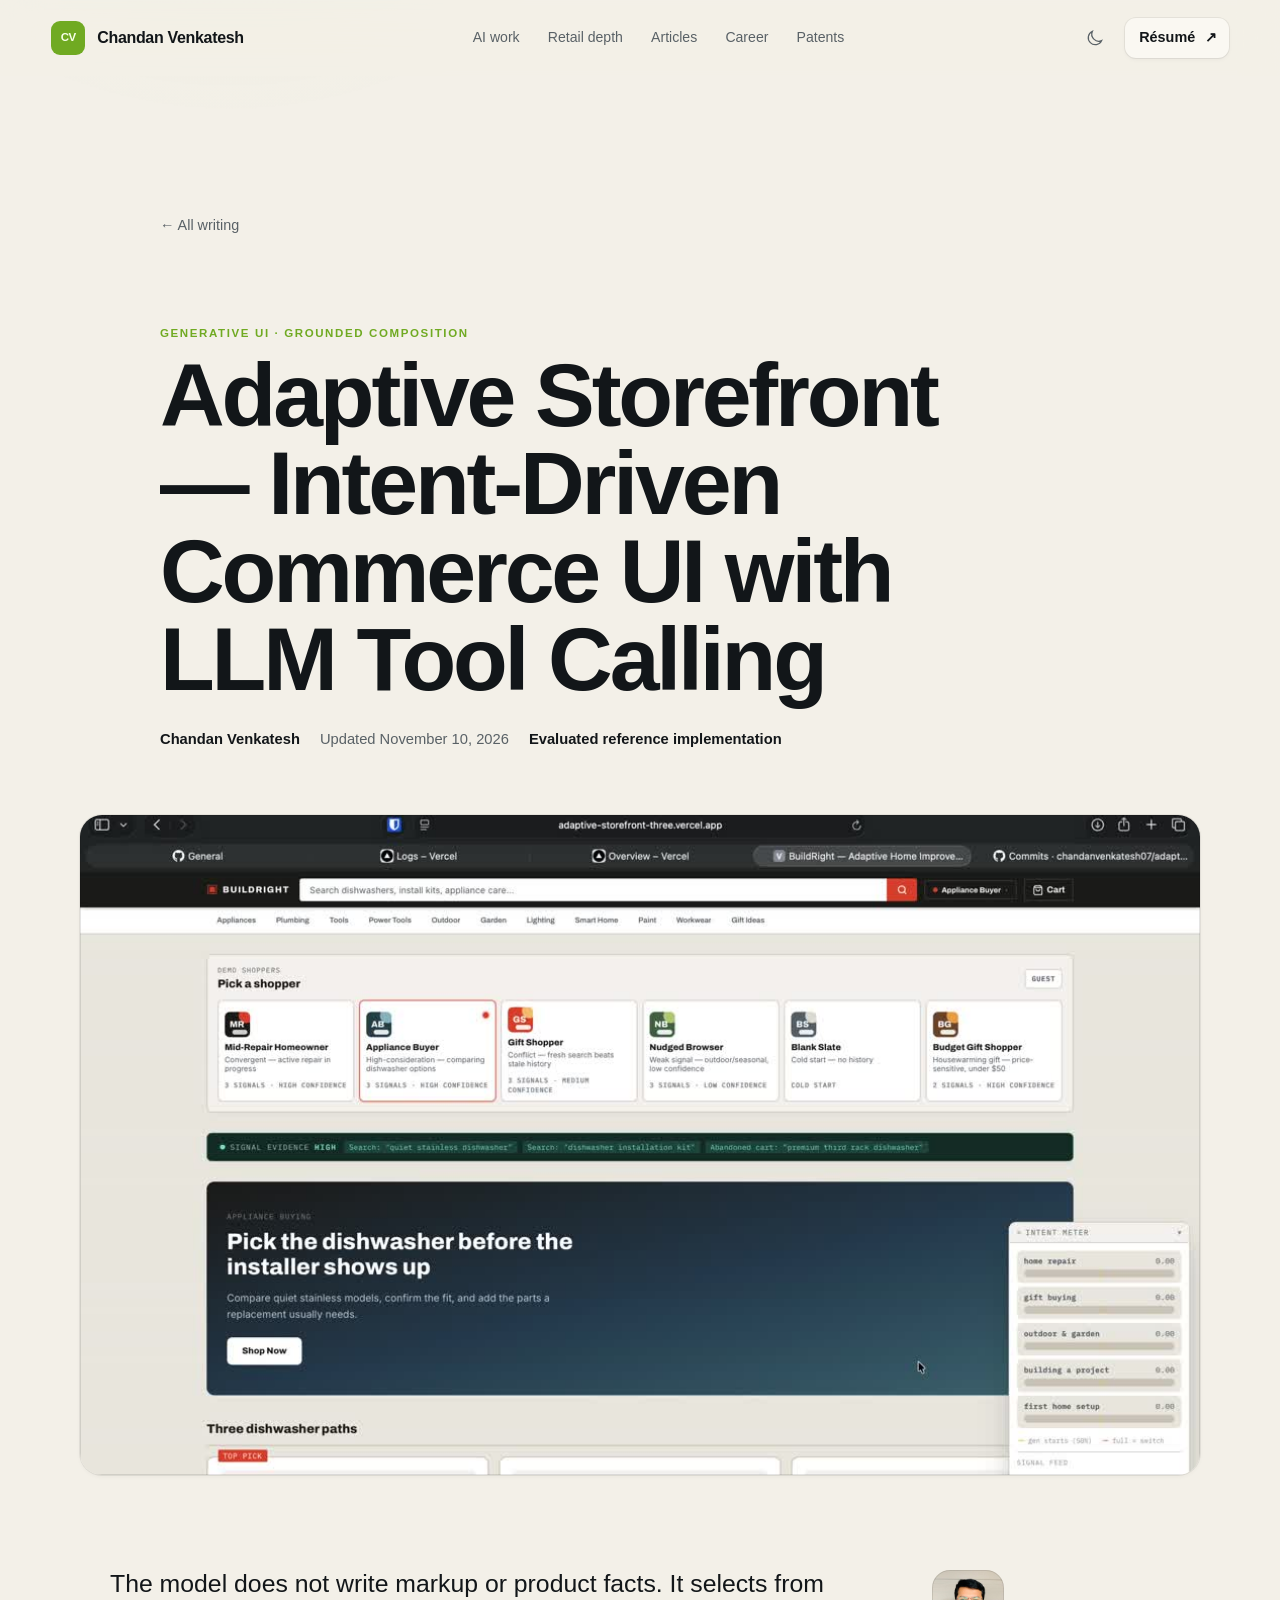
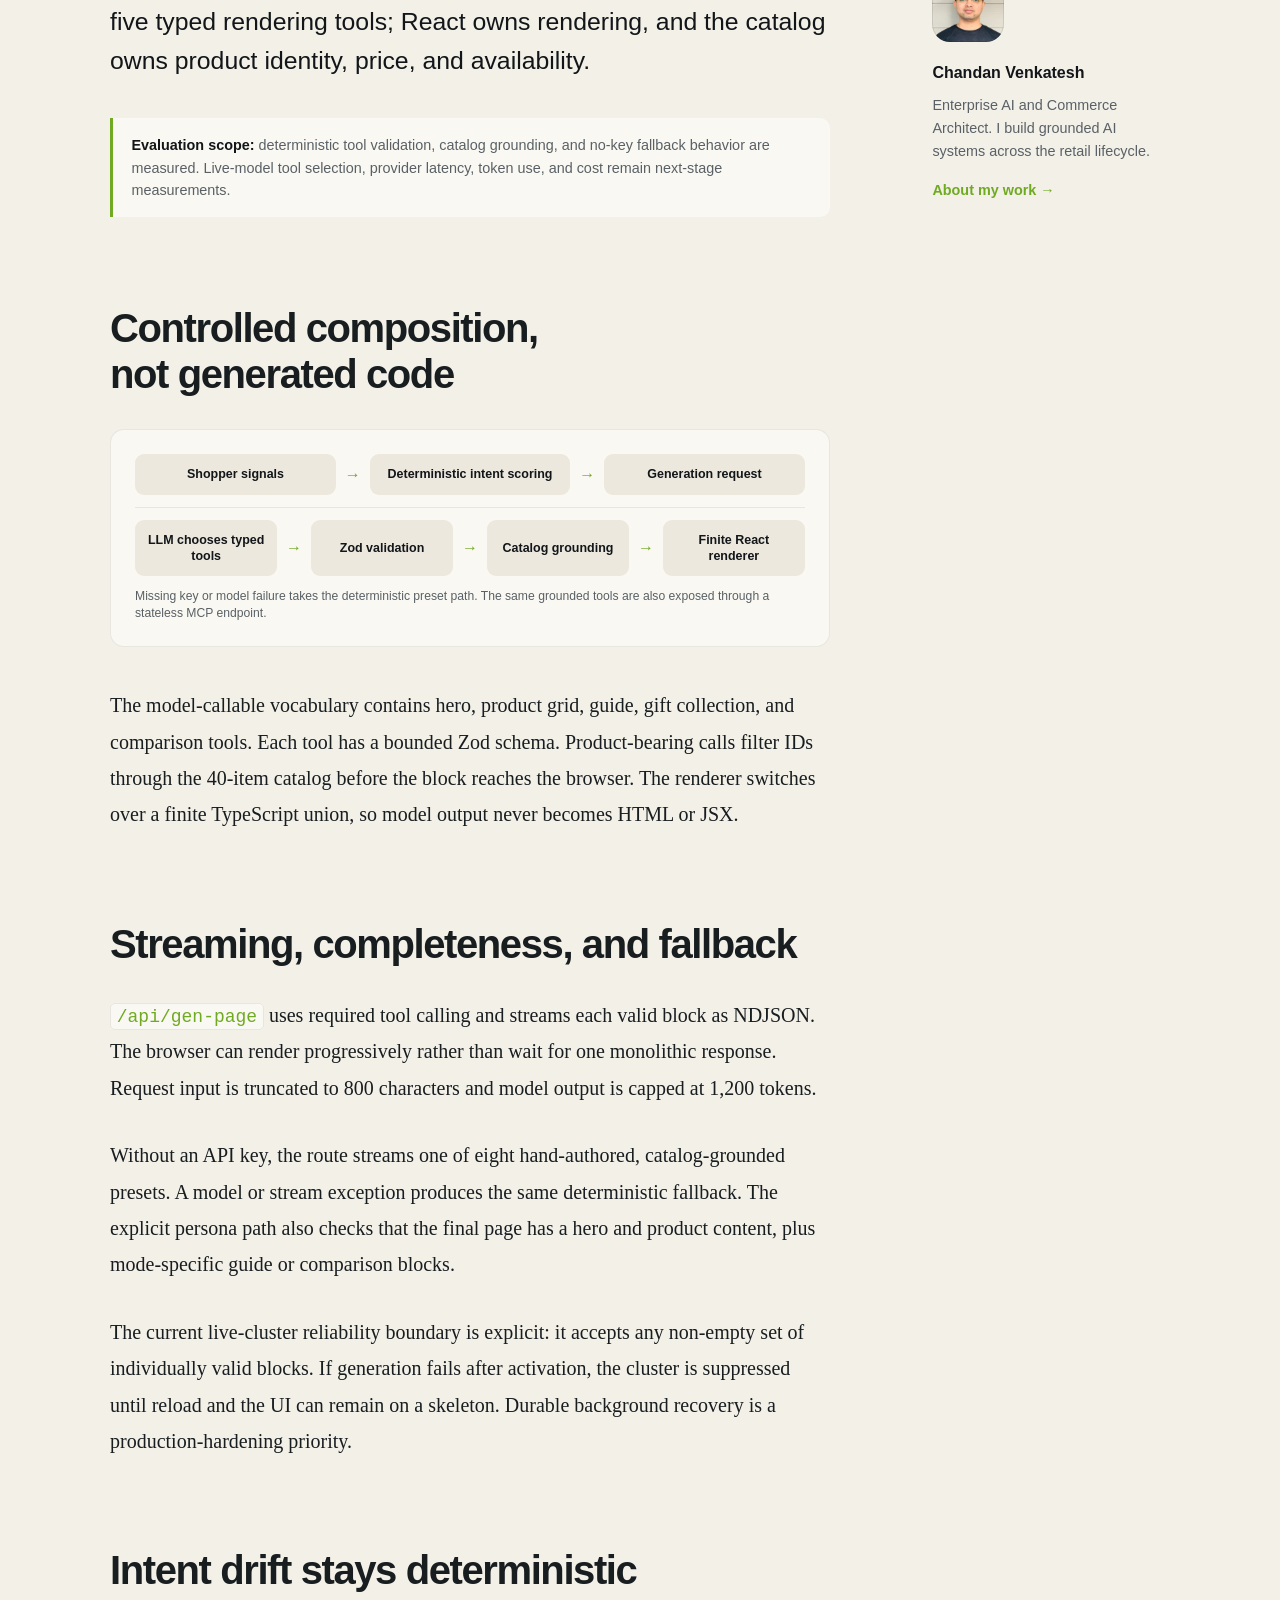
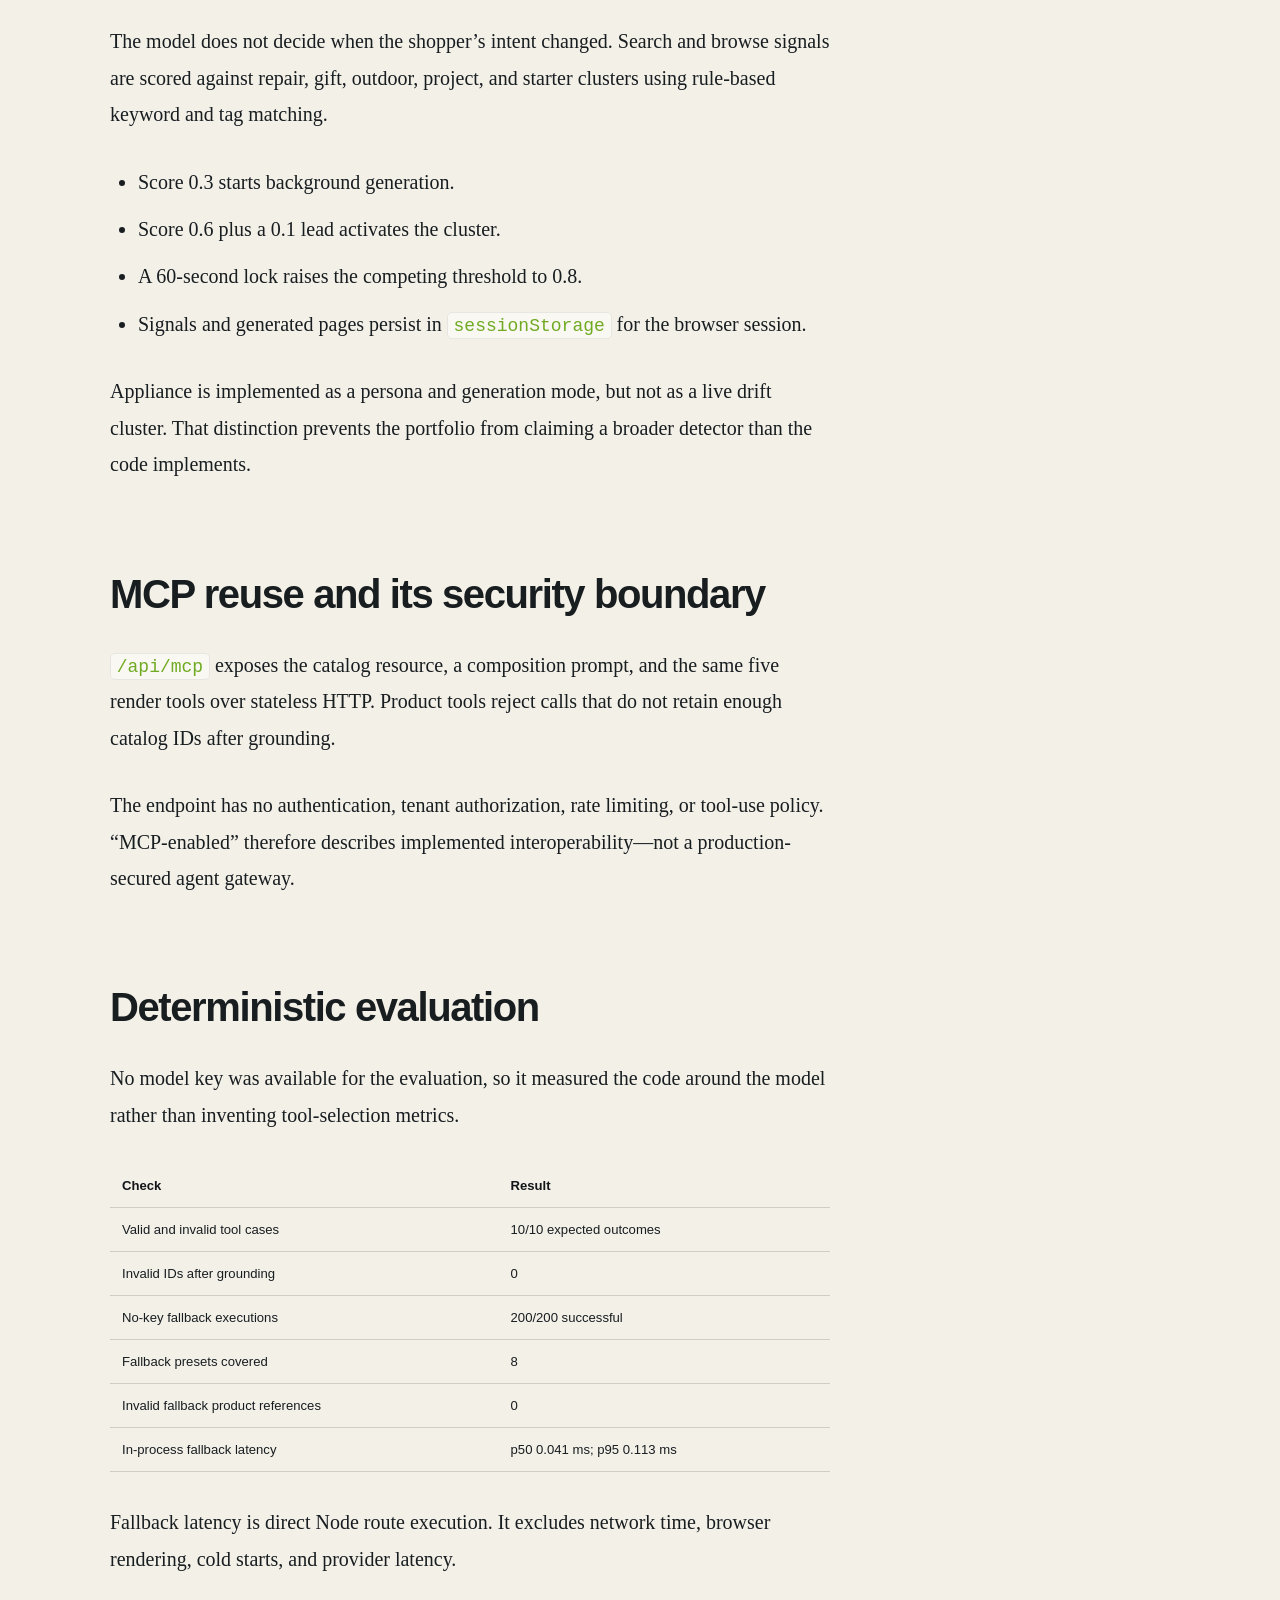
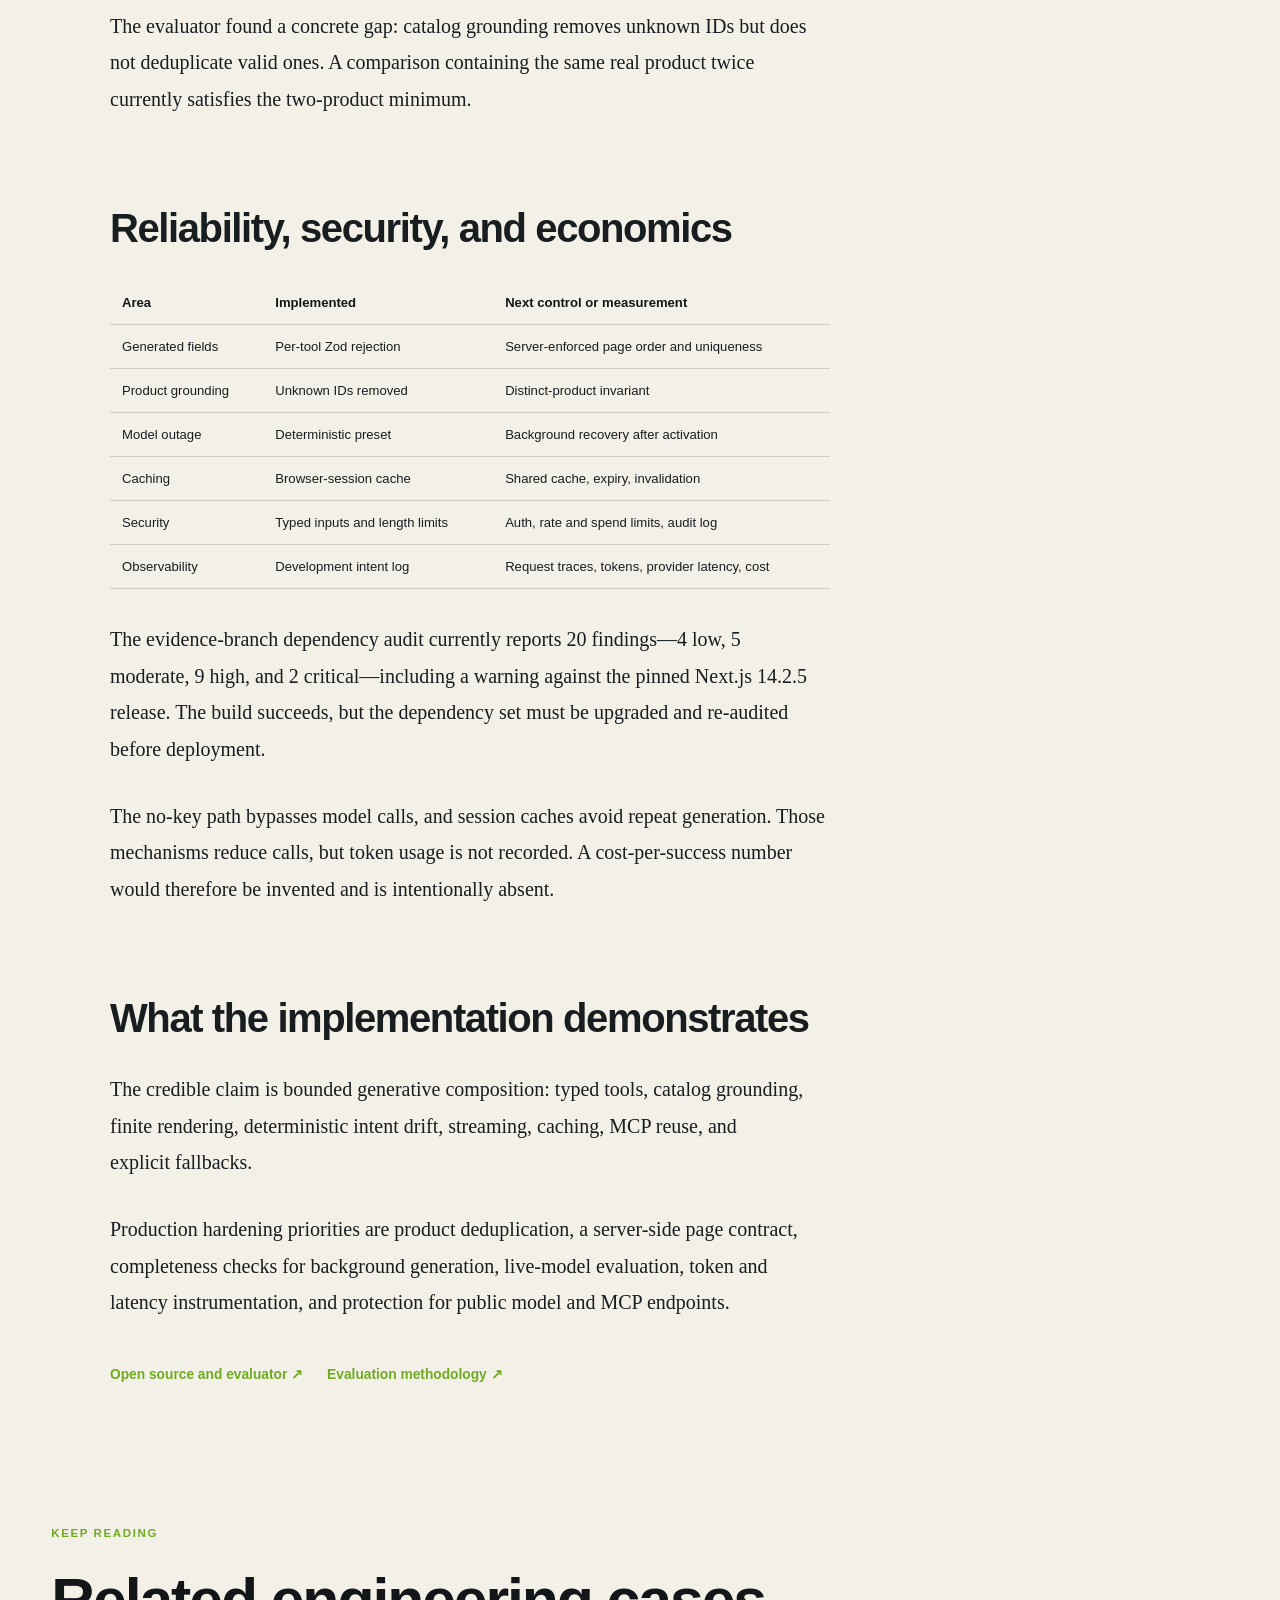
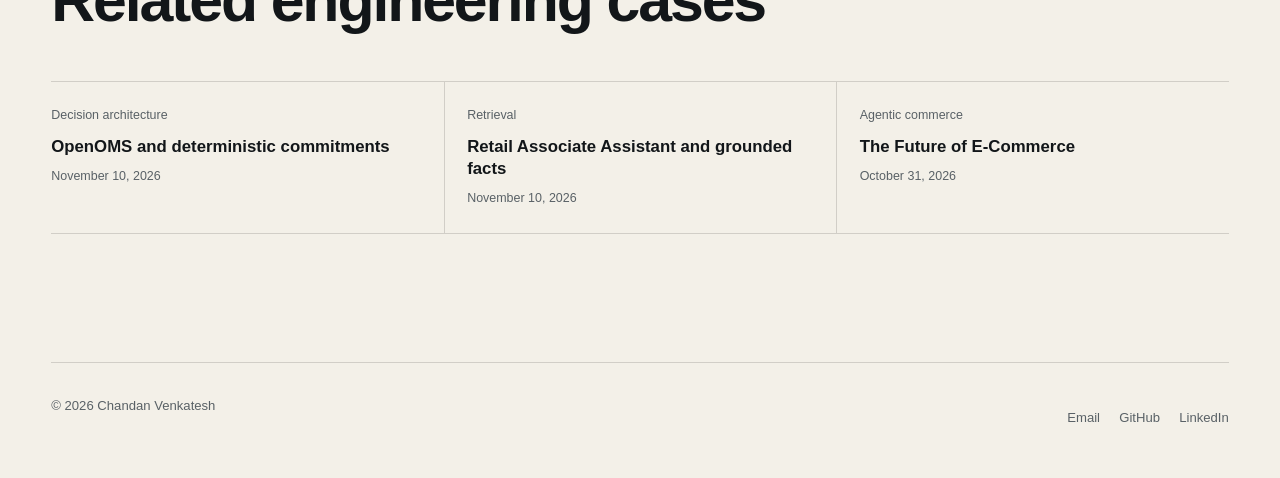
<file: articles/adaptive-storefront-continued/index.html>
<!doctype html>
<html lang="en" data-theme="dark">
<head>
  <meta charset="utf-8"><meta name="viewport" content="width=device-width, initial-scale=1">
  <meta name="description" content="An engineering case study of Adaptive Storefront: typed LLM tools, catalog grounding, streaming, MCP, deterministic fallbacks, evaluation, and production boundaries.">
  <link rel="canonical" href="https://chandanvenkatesh.com/articles/adaptive-storefront-continued/"><link rel="icon" href="/favicon.svg" type="image/svg+xml">
  <meta property="og:type" content="article"><meta property="og:site_name" content="Chandan Venkatesh"><meta property="og:title" content="Adaptive Storefront — Intent-Driven Commerce UI with LLM Tool Calling"><meta property="og:description" content="Typed composition, catalog grounding, streaming, MCP reuse, deterministic fallback, and measured control gaps."><meta property="og:url" content="https://chandanvenkatesh.com/articles/adaptive-storefront-continued/"><meta property="og:image" content="https://chandanvenkatesh.com/assets/articles/adaptive-storefront-continued.jpg">
  <meta name="twitter:card" content="summary_large_image"><meta name="twitter:title" content="Adaptive Storefront — Intent-Driven Commerce UI with LLM Tool Calling"><meta name="twitter:description" content="Typed composition, catalog grounding, streaming, MCP reuse, and deterministic fallback."><meta name="twitter:image" content="https://chandanvenkatesh.com/assets/articles/adaptive-storefront-continued.jpg">
  <meta name="theme-color" content="#0a0d10"><title>Adaptive Storefront — Intent-Driven Commerce UI with LLM Tool Calling</title>
  <link rel="stylesheet" href="/styles.css"><link rel="stylesheet" href="/article-styles.css">
  <script type="application/ld+json">{"@context":"https://schema.org","@type":"TechArticle","headline":"Adaptive Storefront — Intent-Driven Commerce UI with LLM Tool Calling","description":"An engineering case study of typed LLM tools, catalog grounding, streaming, MCP, fallbacks, and evaluation.","datePublished":"2026-06-20","dateModified":"2026-11-10","mainEntityOfPage":"https://chandanvenkatesh.com/articles/adaptive-storefront-continued/","author":{"@type":"Person","name":"Chandan Venkatesh","url":"https://chandanvenkatesh.com/"},"image":"https://chandanvenkatesh.com/assets/articles/adaptive-storefront-continued.jpg","codeRepository":"https://github.com/chandanvenkatesh07/adaptive-storefront"}</script>
</head>
<body class="article-page">
  <a class="skip-link" href="#main">Skip to content</a>
  <header class="site-header" data-header><a class="brand" href="/" aria-label="Chandan Venkatesh"><span class="brand-mark" aria-hidden="true">CV</span><span class="brand-text">Chandan Venkatesh</span></a><nav class="desktop-nav" aria-label="Primary navigation"><a href="/#work">AI work</a><a href="/#impact">Retail depth</a><a href="/articles/" aria-current="page">Articles</a><a href="/#career">Career</a><a href="/#proof">Patents</a></nav><div class="header-actions"><button class="icon-button" type="button" data-theme-toggle aria-label="Use light theme"><span class="theme-icon theme-icon-sun" aria-hidden="true"><svg viewBox="0 0 24 24" fill="none" stroke="currentColor" stroke-width="1.5"><circle cx="12" cy="12" r="3.25"></circle><path d="M12 2.75v2M12 19.25v2M21.25 12h-2M4.75 12h-2M18.54 5.46l-1.41 1.41M6.87 17.13l-1.41 1.41M18.54 18.54l-1.41-1.41M6.87 6.87 5.46 5.46"></path></svg></span><span class="theme-icon theme-icon-moon" aria-hidden="true"><svg viewBox="0 0 24 24" fill="none" stroke="currentColor" stroke-width="1.5"><path d="M20 15.1A8.4 8.4 0 0 1 8.9 4a8.4 8.4 0 1 0 11.1 11.1Z"></path></svg></span></button><a class="button button-small button-ghost header-resume" href="/assets/chandan-venkatesh-resume.pdf" target="_blank" rel="noreferrer">Résumé <span aria-hidden="true">↗</span></a><button class="menu-button" type="button" data-menu-toggle aria-expanded="false" aria-controls="mobile-menu"><span></span><span></span><span class="sr-only">Open navigation</span></button></div></header>
  <nav class="mobile-menu" id="mobile-menu" data-mobile-menu aria-label="Mobile navigation" hidden><a href="/#work">AI work</a><a href="/#impact">Retail depth</a><a href="/articles/">Articles</a><a href="/#career">Career</a><a href="/#proof">Patents</a></nav>
  <main id="main"><article>
    <header class="article-hero"><a class="article-back" href="/articles/">← All writing</a><p class="section-kicker">Generative UI · Grounded composition</p><h1>Adaptive Storefront — Intent-Driven Commerce UI with LLM Tool Calling</h1><div class="article-byline"><span>Chandan Venkatesh</span><time datetime="2026-11-10">Updated November 10, 2026</time><span>Evaluated reference implementation</span></div></header>
    <figure class="article-cover"><img src="/assets/articles/adaptive-storefront-continued.jpg" alt="Adaptive Storefront interface showing intent-aware commerce layouts" width="1280" height="720"></figure>
    <div class="article-layout"><div class="article-body">
      <p class="article-lede">The model does not write markup or product facts. It selects from five typed rendering tools; React owns rendering, and the catalog owns product identity, price, and availability.</p>
      <aside class="article-evidence-note"><strong>Evaluation scope:</strong> deterministic tool validation, catalog grounding, and no-key fallback behavior are measured. Live-model tool selection, provider latency, token use, and cost remain next-stage measurements.</aside>

      <h2>Controlled composition, not generated code</h2>
      <div class="architecture-diagram" role="img" aria-label="Shopper signals are scored deterministically. The generation route asks an LLM to select typed tools, validates them with Zod, grounds product IDs, streams blocks, and renders them through a finite React registry. Deterministic presets handle missing model access or errors.">
        <div class="architecture-lane"><span class="architecture-node">Shopper signals</span><b class="architecture-arrow" aria-hidden="true">→</b><span class="architecture-node">Deterministic intent scoring</span><b class="architecture-arrow" aria-hidden="true">→</b><span class="architecture-node">Generation request</span></div>
        <div class="architecture-lane"><span class="architecture-node">LLM chooses typed tools</span><b class="architecture-arrow" aria-hidden="true">→</b><span class="architecture-node">Zod validation</span><b class="architecture-arrow" aria-hidden="true">→</b><span class="architecture-node">Catalog grounding</span><b class="architecture-arrow" aria-hidden="true">→</b><span class="architecture-node">Finite React renderer</span></div>
        <p class="architecture-caption">Missing key or model failure takes the deterministic preset path. The same grounded tools are also exposed through a stateless MCP endpoint.</p>
      </div>
      <p>The model-callable vocabulary contains hero, product grid, guide, gift collection, and comparison tools. Each tool has a bounded Zod schema. Product-bearing calls filter IDs through the 40-item catalog before the block reaches the browser. The renderer switches over a finite TypeScript union, so model output never becomes HTML or JSX.</p>

      <h2>Streaming, completeness, and fallback</h2>
      <p><code>/api/gen-page</code> uses required tool calling and streams each valid block as NDJSON. The browser can render progressively rather than wait for one monolithic response. Request input is truncated to 800 characters and model output is capped at 1,200 tokens.</p>
      <p>Without an API key, the route streams one of eight hand-authored, catalog-grounded presets. A model or stream exception produces the same deterministic fallback. The explicit persona path also checks that the final page has a hero and product content, plus mode-specific guide or comparison blocks.</p>
      <p>The current live-cluster reliability boundary is explicit: it accepts any non-empty set of individually valid blocks. If generation fails after activation, the cluster is suppressed until reload and the UI can remain on a skeleton. Durable background recovery is a production-hardening priority.</p>

      <h2>Intent drift stays deterministic</h2>
      <p>The model does not decide when the shopper’s intent changed. Search and browse signals are scored against repair, gift, outdoor, project, and starter clusters using rule-based keyword and tag matching.</p>
      <ul><li>Score 0.3 starts background generation.</li><li>Score 0.6 plus a 0.1 lead activates the cluster.</li><li>A 60-second lock raises the competing threshold to 0.8.</li><li>Signals and generated pages persist in <code>sessionStorage</code> for the browser session.</li></ul>
      <p>Appliance is implemented as a persona and generation mode, but not as a live drift cluster. That distinction prevents the portfolio from claiming a broader detector than the code implements.</p>

      <h2>MCP reuse and its security boundary</h2>
      <p><code>/api/mcp</code> exposes the catalog resource, a composition prompt, and the same five render tools over stateless HTTP. Product tools reject calls that do not retain enough catalog IDs after grounding.</p>
      <p>The endpoint has no authentication, tenant authorization, rate limiting, or tool-use policy. “MCP-enabled” therefore describes implemented interoperability—not a production-secured agent gateway.</p>

      <h2>Deterministic evaluation</h2>
      <p>No model key was available for the evaluation, so it measured the code around the model rather than inventing tool-selection metrics.</p>
      <div class="article-table-wrap"><table><thead><tr><th>Check</th><th>Result</th></tr></thead><tbody><tr><td>Valid and invalid tool cases</td><td>10/10 expected outcomes</td></tr><tr><td>Invalid IDs after grounding</td><td>0</td></tr><tr><td>No-key fallback executions</td><td>200/200 successful</td></tr><tr><td>Fallback presets covered</td><td>8</td></tr><tr><td>Invalid fallback product references</td><td>0</td></tr><tr><td>In-process fallback latency</td><td>p50 0.041 ms; p95 0.113 ms</td></tr></tbody></table></div>
      <p>Fallback latency is direct Node route execution. It excludes network time, browser rendering, cold starts, and provider latency.</p>
      <p>The evaluator found a concrete gap: catalog grounding removes unknown IDs but does not deduplicate valid ones. A comparison containing the same real product twice currently satisfies the two-product minimum.</p>

      <h2>Reliability, security, and economics</h2>
      <div class="article-table-wrap"><table><thead><tr><th>Area</th><th>Implemented</th><th>Next control or measurement</th></tr></thead><tbody><tr><td>Generated fields</td><td>Per-tool Zod rejection</td><td>Server-enforced page order and uniqueness</td></tr><tr><td>Product grounding</td><td>Unknown IDs removed</td><td>Distinct-product invariant</td></tr><tr><td>Model outage</td><td>Deterministic preset</td><td>Background recovery after activation</td></tr><tr><td>Caching</td><td>Browser-session cache</td><td>Shared cache, expiry, invalidation</td></tr><tr><td>Security</td><td>Typed inputs and length limits</td><td>Auth, rate and spend limits, audit log</td></tr><tr><td>Observability</td><td>Development intent log</td><td>Request traces, tokens, provider latency, cost</td></tr></tbody></table></div>
      <p>The evidence-branch dependency audit currently reports 20 findings—4 low, 5 moderate, 9 high, and 2 critical—including a warning against the pinned Next.js 14.2.5 release. The build succeeds, but the dependency set must be upgraded and re-audited before deployment.</p>
      <p>The no-key path bypasses model calls, and session caches avoid repeat generation. Those mechanisms reduce calls, but token usage is not recorded. A cost-per-success number would therefore be invented and is intentionally absent.</p>

      <h2>What the implementation demonstrates</h2>
      <p>The credible claim is bounded generative composition: typed tools, catalog grounding, finite rendering, deterministic intent drift, streaming, caching, MCP reuse, and explicit fallbacks.</p>
      <p>Production hardening priorities are product deduplication, a server-side page contract, completeness checks for background generation, live-model evaluation, token and latency instrumentation, and protection for public model and MCP endpoints.</p>
      <div class="article-actions"><a href="https://github.com/chandanvenkatesh07/adaptive-storefront" target="_blank" rel="noreferrer">Open source and evaluator ↗</a><a href="https://github.com/chandanvenkatesh07/adaptive-storefront/blob/main/docs/evaluation.md" target="_blank" rel="noreferrer">Evaluation methodology ↗</a></div>
    </div><aside class="article-author"><img src="/assets/chandan-venkatesh.jpg" alt="Chandan Venkatesh" width="88" height="88"><strong>Chandan Venkatesh</strong><p>Enterprise AI and Commerce Architect. I build grounded AI systems across the retail lifecycle.</p><a href="/">About my work →</a></aside></div>
  </article>
  <section class="related-writing" aria-labelledby="related-title"><p class="section-kicker">Keep reading</p><h2 id="related-title">Related engineering cases</h2><div><a href="/articles/openoms-deterministic-order-management/"><span>Decision architecture</span><strong>OpenOMS and deterministic commitments</strong><time datetime="2026-11-10">November 10, 2026</time></a><a href="/articles/retail-associate-grounded-ai/"><span>Retrieval</span><strong>Retail Associate Assistant and grounded facts</strong><time datetime="2026-11-10">November 10, 2026</time></a><a href="/articles/future-of-e-commerce/"><span>Agentic commerce</span><strong>The Future of E-Commerce</strong><time datetime="2026-10-31">October 31, 2026</time></a></div></section>
  </main>
  <footer class="article-footer"><p>© <span data-year></span> Chandan Venkatesh</p><div><a href="mailto:chandan07@gmail.com">Email</a><a href="https://github.com/chandanvenkatesh07" target="_blank" rel="noreferrer">GitHub</a><a href="https://www.linkedin.com/in/chandan-venkatesh-53884428/" target="_blank" rel="noreferrer">LinkedIn</a></div></footer>
  <script src="/script.js"></script>
</body></html>
</file>
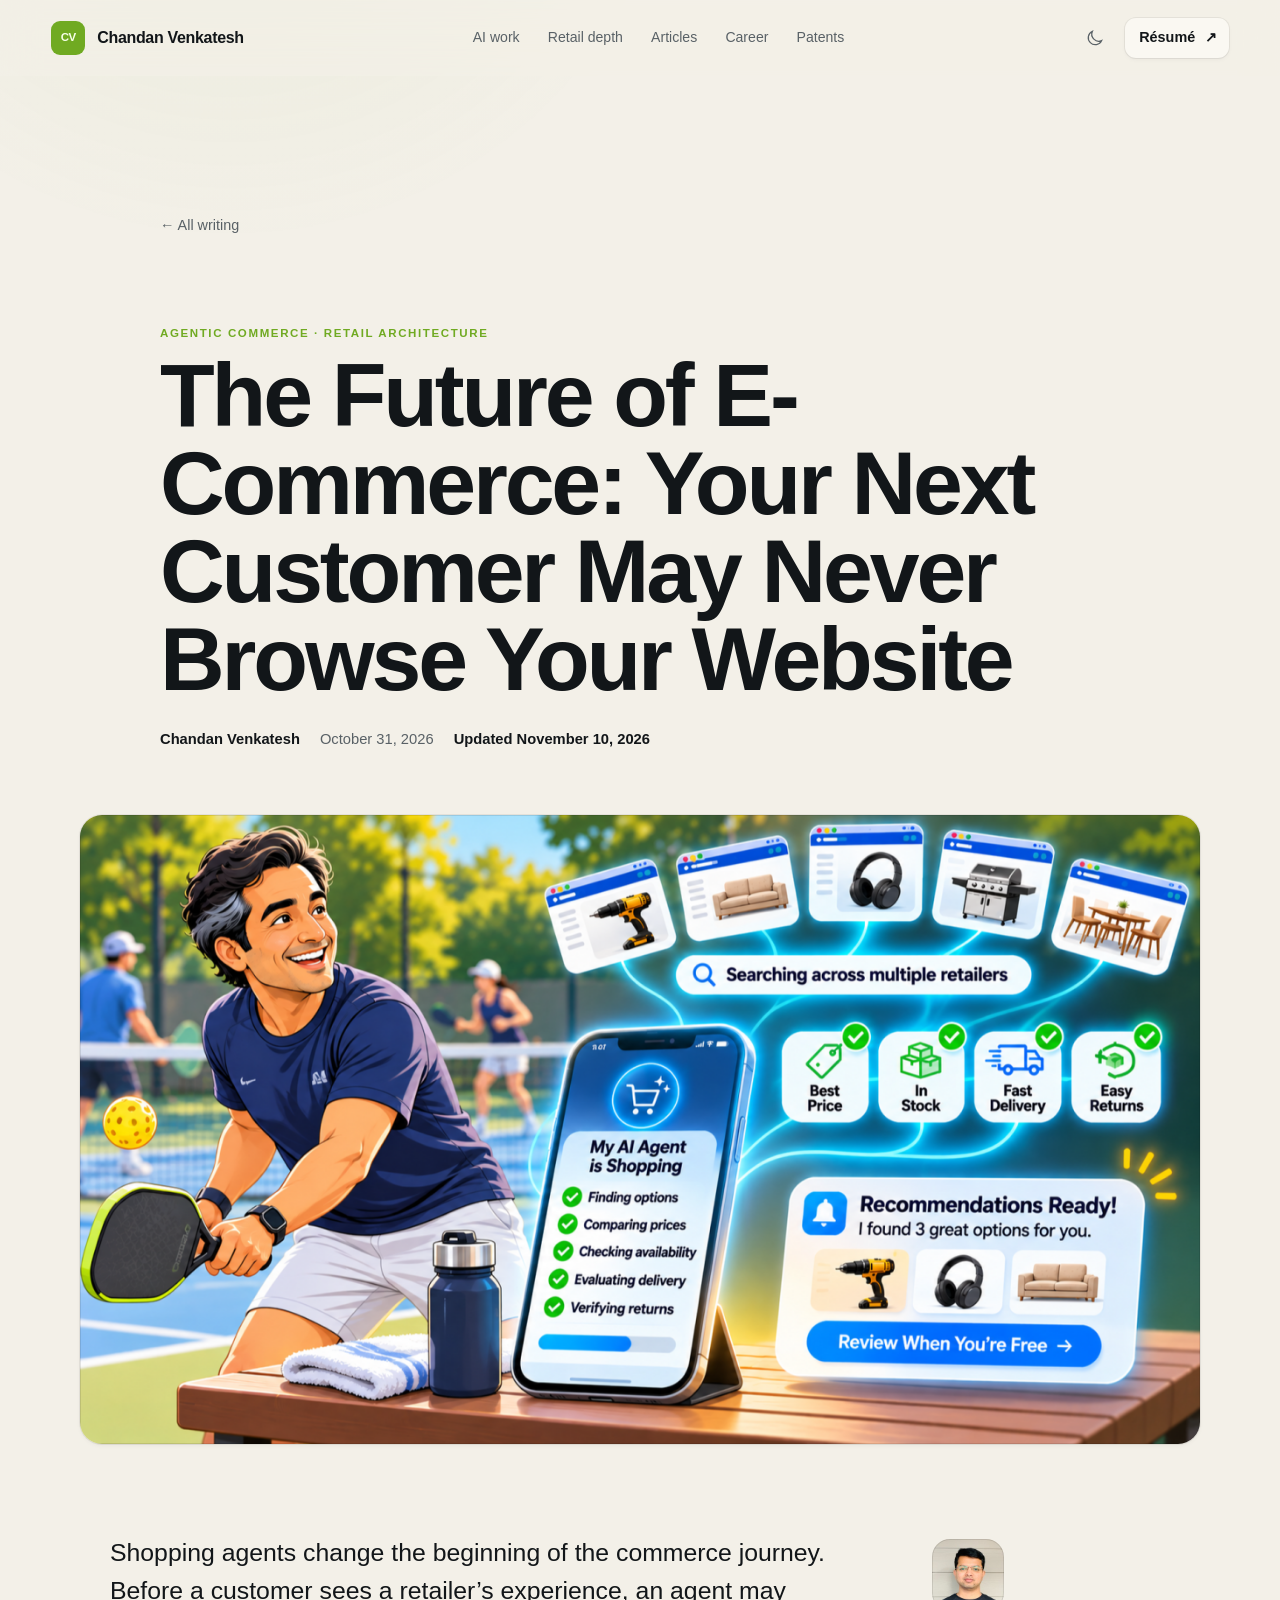
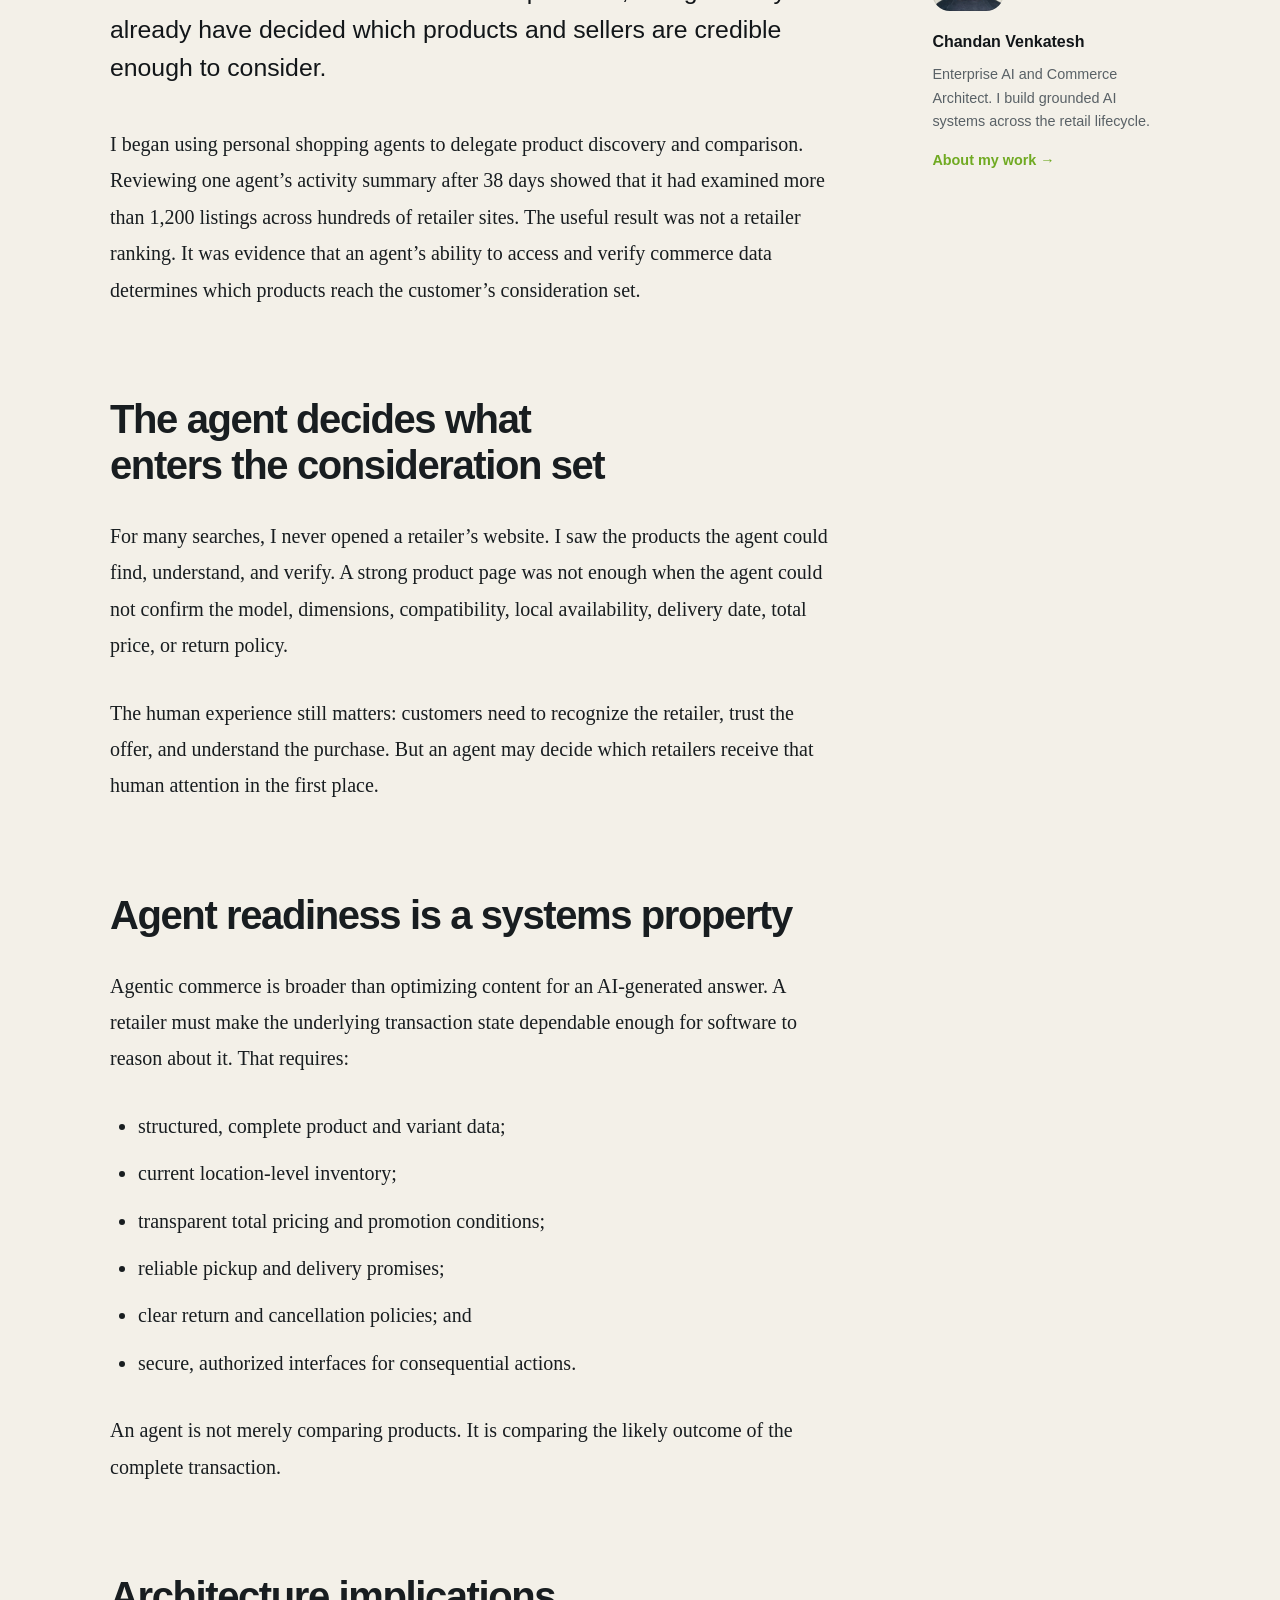
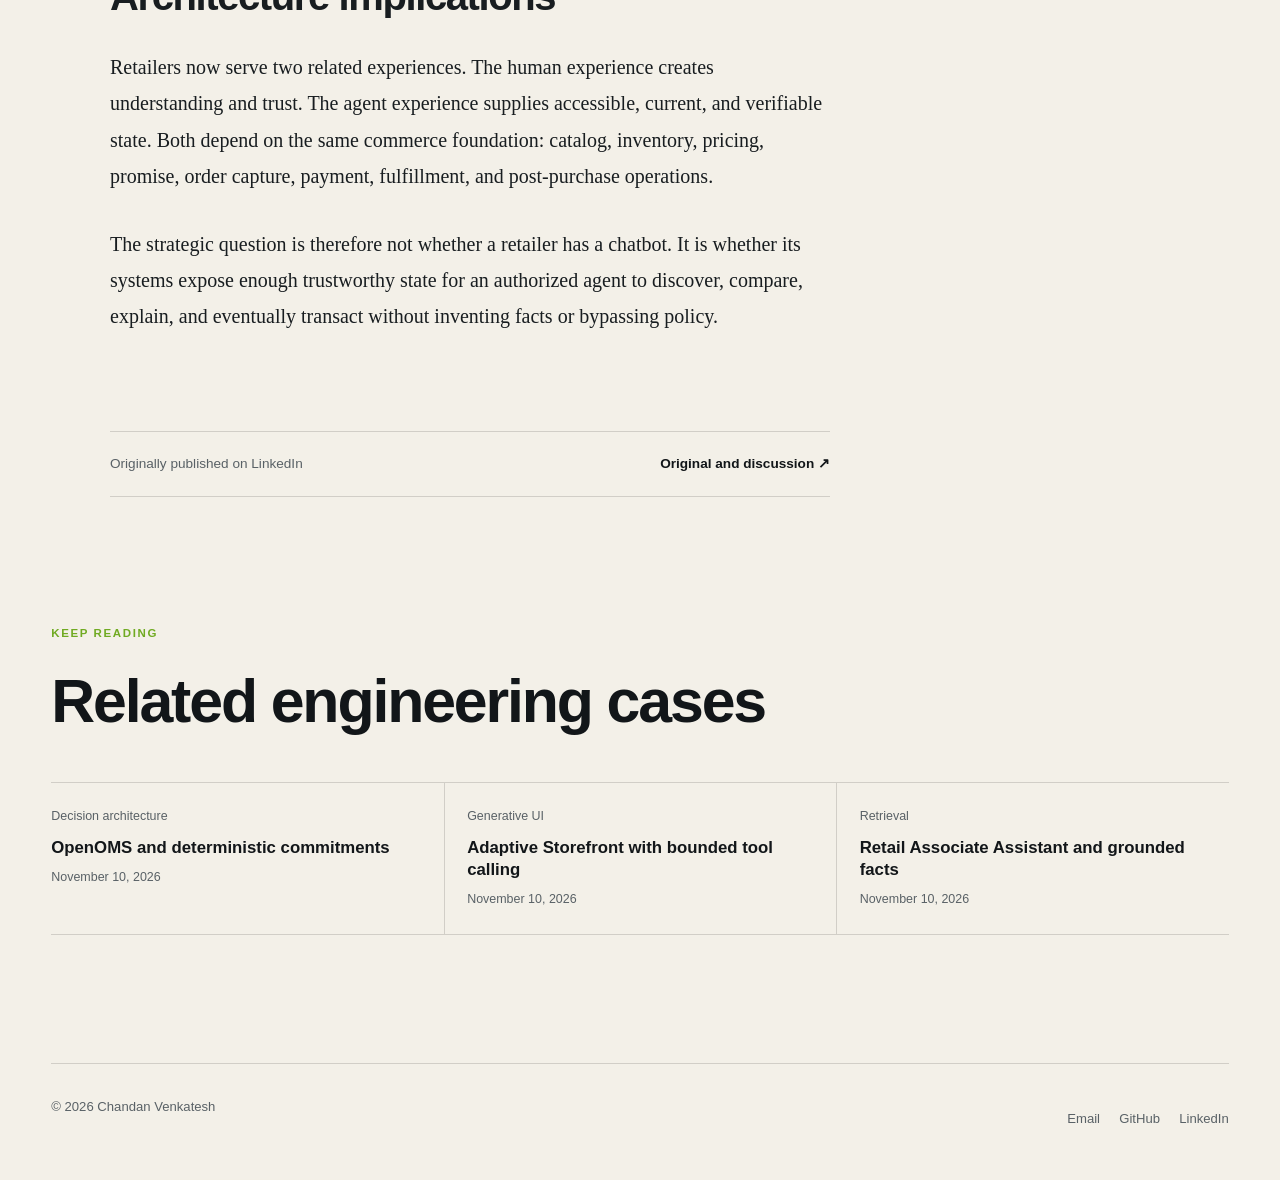
<file: articles/future-of-e-commerce/index.html>
<!doctype html>
<html lang="en" data-theme="dark">
<head>
  <meta charset="utf-8">
  <meta name="viewport" content="width=device-width, initial-scale=1">
  <meta name="description" content="How shopping agents change product discovery, retailer consideration, and the architecture required for trustworthy agentic commerce.">
  <link rel="canonical" href="https://chandanvenkatesh.com/articles/future-of-e-commerce/">
  <link rel="icon" href="/favicon.svg" type="image/svg+xml">
  <meta property="og:type" content="article"><meta property="og:site_name" content="Chandan Venkatesh"><meta property="og:title" content="The Future of E-Commerce: Your Next Customer May Never Browse Your Website"><meta property="og:description" content="Agentic commerce changes which retailers customers consider—and raises the bar for trustworthy product, inventory, promise, and transaction data."><meta property="og:url" content="https://chandanvenkatesh.com/articles/future-of-e-commerce/"><meta property="og:image" content="https://chandanvenkatesh.com/assets/articles/future-of-e-commerce.png">
  <meta name="twitter:card" content="summary_large_image"><meta name="twitter:title" content="The Future of E-Commerce: Your Next Customer May Never Browse Your Website"><meta name="twitter:description" content="How shopping agents change product discovery and the architecture required for trustworthy agentic commerce."><meta name="twitter:image" content="https://chandanvenkatesh.com/assets/articles/future-of-e-commerce.png">
  <meta name="theme-color" content="#0a0d10">
  <title>The Future of E-Commerce: Your Next Customer May Never Browse Your Website — Chandan Venkatesh</title>
  <link rel="stylesheet" href="/styles.css"><link rel="stylesheet" href="/article-styles.css">
  <script type="application/ld+json">{"@context":"https://schema.org","@type":"Article","headline":"The Future of E-Commerce: Your Next Customer May Never Browse Your Website","description":"How shopping agents change product discovery, retailer consideration, and the architecture required for trustworthy agentic commerce.","datePublished":"2026-10-31","dateModified":"2026-11-10","mainEntityOfPage":"https://chandanvenkatesh.com/articles/future-of-e-commerce/","author":{"@type":"Person","name":"Chandan Venkatesh","url":"https://chandanvenkatesh.com/"},"publisher":{"@type":"Person","name":"Chandan Venkatesh"},"image":"https://chandanvenkatesh.com/assets/articles/future-of-e-commerce.png","isBasedOn":"https://www.linkedin.com/pulse/future-e-commerce-your-next-customer-may-never-browse-venkatesh-psqee"}</script>
</head>
<body class="article-page">
  <a class="skip-link" href="#main">Skip to content</a>
  <header class="site-header" data-header>
    <a class="brand" href="/" aria-label="Chandan Venkatesh"><span class="brand-mark" aria-hidden="true">CV</span><span class="brand-text">Chandan Venkatesh</span></a>
    <nav class="desktop-nav" aria-label="Primary navigation"><a href="/#work">AI work</a><a href="/#impact">Retail depth</a><a href="/articles/" aria-current="page">Articles</a><a href="/#career">Career</a><a href="/#proof">Patents</a></nav>
    <div class="header-actions"><button class="icon-button" type="button" data-theme-toggle aria-label="Use light theme"><span class="theme-icon theme-icon-sun" aria-hidden="true"><svg viewBox="0 0 24 24" fill="none" stroke="currentColor" stroke-width="1.5"><circle cx="12" cy="12" r="3.25"></circle><path d="M12 2.75v2M12 19.25v2M21.25 12h-2M4.75 12h-2M18.54 5.46l-1.41 1.41M6.87 17.13l-1.41 1.41M18.54 18.54l-1.41-1.41M6.87 6.87 5.46 5.46"></path></svg></span><span class="theme-icon theme-icon-moon" aria-hidden="true"><svg viewBox="0 0 24 24" fill="none" stroke="currentColor" stroke-width="1.5"><path d="M20 15.1A8.4 8.4 0 0 1 8.9 4a8.4 8.4 0 1 0 11.1 11.1Z"></path></svg></span></button><a class="button button-small button-ghost header-resume" href="/assets/chandan-venkatesh-resume.pdf" target="_blank" rel="noreferrer">Résumé <span aria-hidden="true">↗</span></a><button class="menu-button" type="button" data-menu-toggle aria-expanded="false" aria-controls="mobile-menu"><span></span><span></span><span class="sr-only">Open navigation</span></button></div>
  </header>
  <nav class="mobile-menu" id="mobile-menu" data-mobile-menu aria-label="Mobile navigation" hidden><a href="/#work">AI work</a><a href="/#impact">Retail depth</a><a href="/articles/">Articles</a><a href="/#career">Career</a><a href="/#proof">Patents</a><a href="/assets/chandan-venkatesh-resume.pdf" target="_blank" rel="noreferrer">Open résumé</a></nav>

  <main id="main">
    <article>
      <header class="article-hero"><a class="article-back" href="/articles/">← All writing</a><p class="section-kicker">Agentic commerce · Retail architecture</p><h1>The Future of E-Commerce: Your Next Customer May Never Browse Your Website</h1><div class="article-byline"><span>Chandan Venkatesh</span><time datetime="2026-10-31">October 31, 2026</time><span>Updated November 10, 2026</span></div></header>
      <figure class="article-cover"><img src="/assets/articles/future-of-e-commerce.png" alt="" width="1280" height="720"></figure>
      <div class="article-layout">
        <div class="article-body">
          <p class="article-lede">Shopping agents change the beginning of the commerce journey. Before a customer sees a retailer’s experience, an agent may already have decided which products and sellers are credible enough to consider.</p>
          <p>I began using personal shopping agents to delegate product discovery and comparison. Reviewing one agent’s activity summary after 38 days showed that it had examined more than 1,200 listings across hundreds of retailer sites. The useful result was not a retailer ranking. It was evidence that an agent’s ability to access and verify commerce data determines which products reach the customer’s consideration set.</p>

          <h2>The agent decides what enters the consideration set</h2>
          <p>For many searches, I never opened a retailer’s website. I saw the products the agent could find, understand, and verify. A strong product page was not enough when the agent could not confirm the model, dimensions, compatibility, local availability, delivery date, total price, or return policy.</p>
          <p>The human experience still matters: customers need to recognize the retailer, trust the offer, and understand the purchase. But an agent may decide which retailers receive that human attention in the first place.</p>

          <h2>Agent readiness is a systems property</h2>
          <p>Agentic commerce is broader than optimizing content for an AI-generated answer. A retailer must make the underlying transaction state dependable enough for software to reason about it. That requires:</p>
          <ul>
            <li>structured, complete product and variant data;</li>
            <li>current location-level inventory;</li>
            <li>transparent total pricing and promotion conditions;</li>
            <li>reliable pickup and delivery promises;</li>
            <li>clear return and cancellation policies; and</li>
            <li>secure, authorized interfaces for consequential actions.</li>
          </ul>
          <p>An agent is not merely comparing products. It is comparing the likely outcome of the complete transaction.</p>

          <h2>Architecture implications</h2>
          <p>Retailers now serve two related experiences. The human experience creates understanding and trust. The agent experience supplies accessible, current, and verifiable state. Both depend on the same commerce foundation: catalog, inventory, pricing, promise, order capture, payment, fulfillment, and post-purchase operations.</p>
          <p>The strategic question is therefore not whether a retailer has a chatbot. It is whether its systems expose enough trustworthy state for an authorized agent to discover, compare, explain, and eventually transact without inventing facts or bypassing policy.</p>

          <aside class="article-origin"><span>Originally published on LinkedIn</span><a href="https://www.linkedin.com/pulse/future-e-commerce-your-next-customer-may-never-browse-venkatesh-psqee" target="_blank" rel="noreferrer">Original and discussion ↗</a></aside>
        </div>
        <aside class="article-author"><img src="/assets/chandan-venkatesh.jpg" alt="Chandan Venkatesh" width="88" height="88"><strong>Chandan Venkatesh</strong><p>Enterprise AI and Commerce Architect. I build grounded AI systems across the retail lifecycle.</p><a href="/">About my work →</a></aside>
      </div>
    </article>
    <section class="related-writing" aria-labelledby="related-title"><p class="section-kicker">Keep reading</p><h2 id="related-title">Related engineering cases</h2><div><a href="/articles/openoms-deterministic-order-management/"><span>Decision architecture</span><strong>OpenOMS and deterministic commitments</strong><time datetime="2026-11-10">November 10, 2026</time></a><a href="/articles/adaptive-storefront-continued/"><span>Generative UI</span><strong>Adaptive Storefront with bounded tool calling</strong><time datetime="2026-11-10">November 10, 2026</time></a><a href="/articles/retail-associate-grounded-ai/"><span>Retrieval</span><strong>Retail Associate Assistant and grounded facts</strong><time datetime="2026-11-10">November 10, 2026</time></a></div></section>
  </main>
  <footer class="article-footer"><p>© <span data-year></span> Chandan Venkatesh</p><div><a href="mailto:chandan07@gmail.com">Email</a><a href="https://github.com/chandanvenkatesh07" target="_blank" rel="noreferrer">GitHub</a><a href="https://www.linkedin.com/in/chandan-venkatesh-53884428/" target="_blank" rel="noreferrer">LinkedIn</a></div></footer>
  <script src="/script.js"></script>
</body>
</html>
</file>
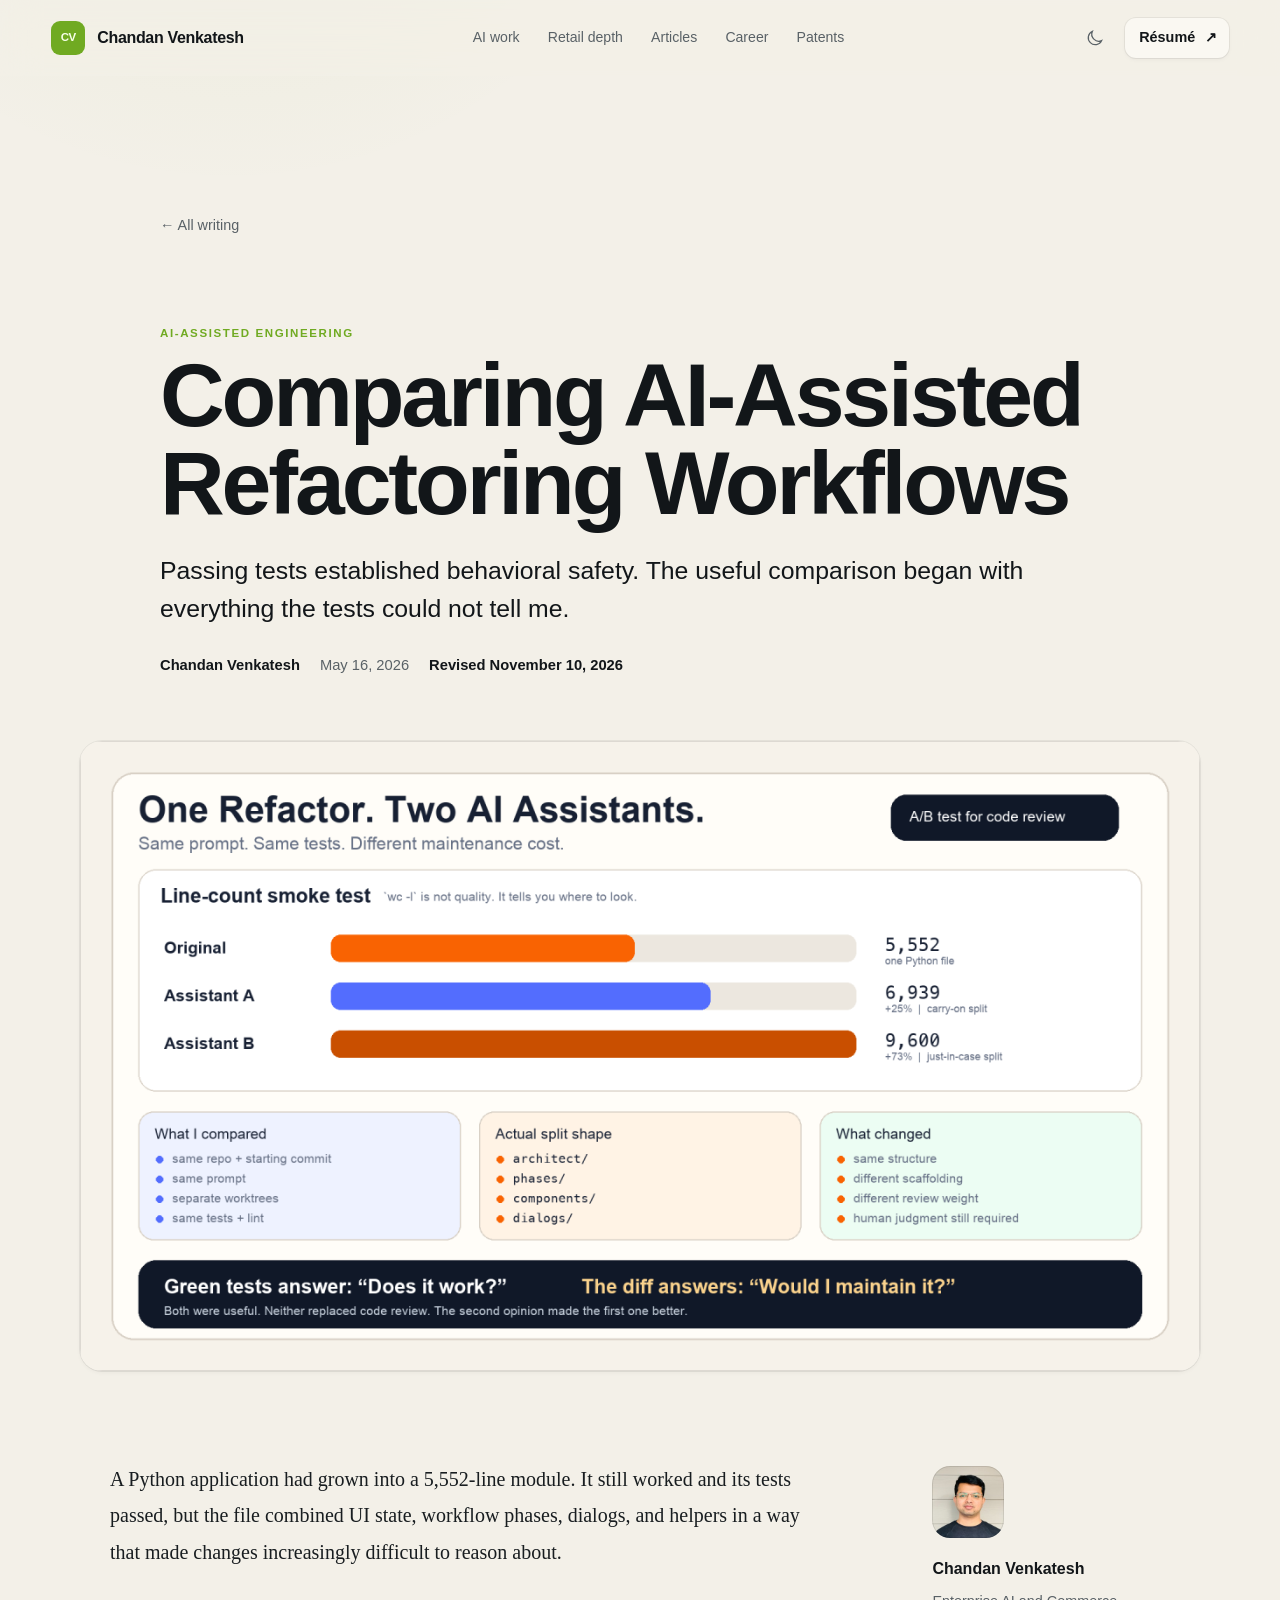
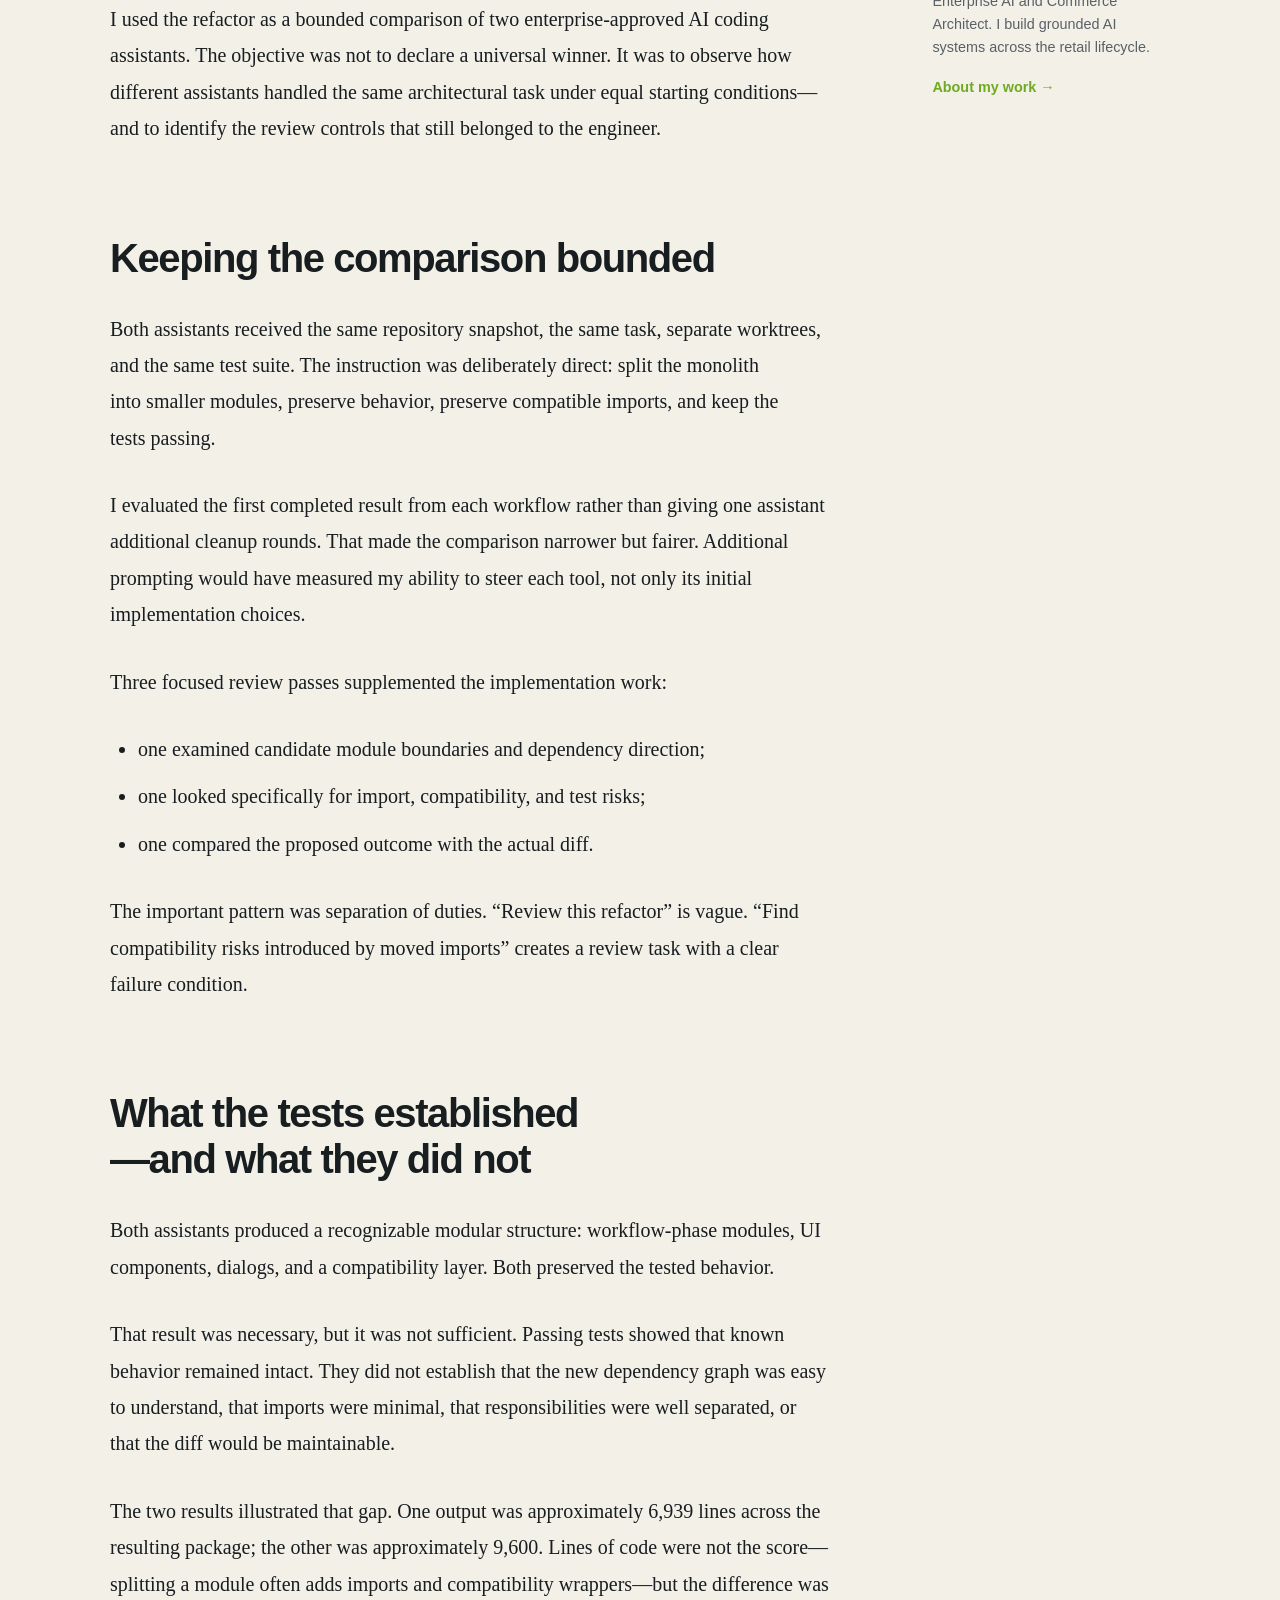
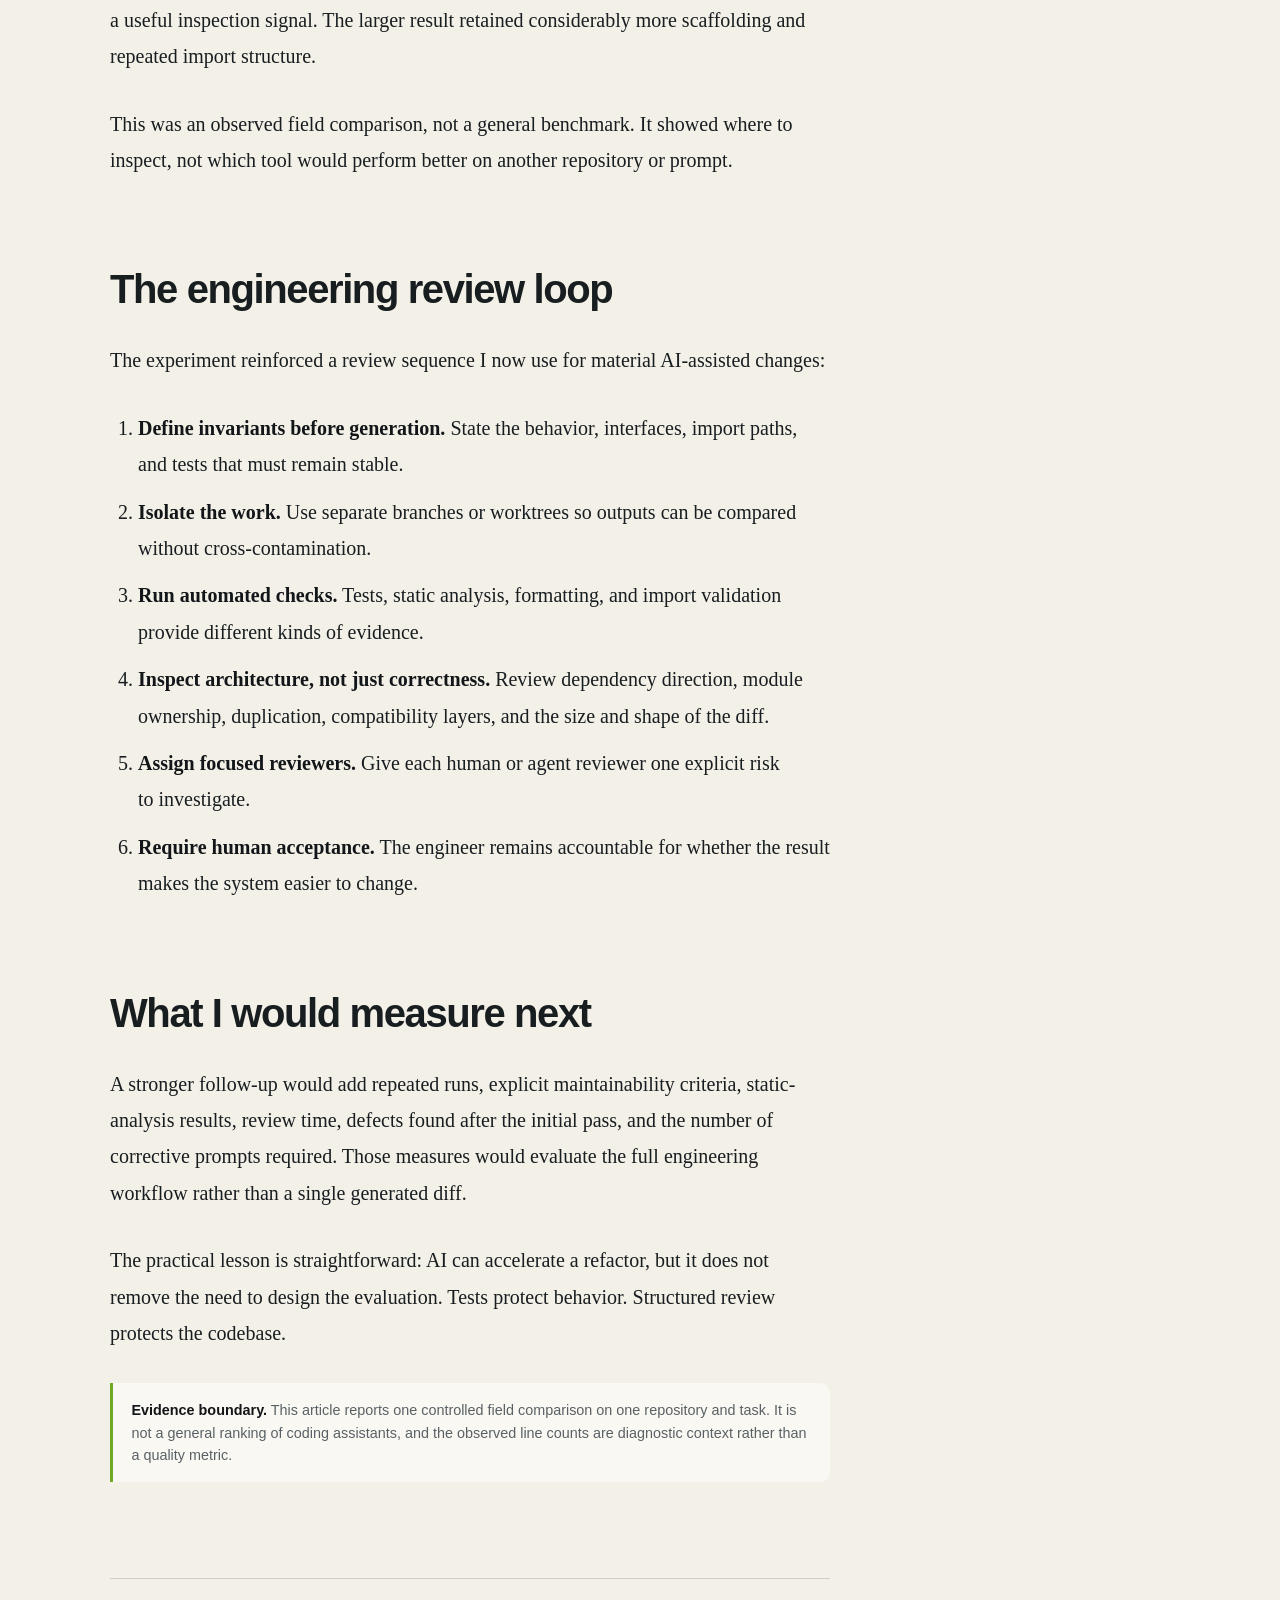
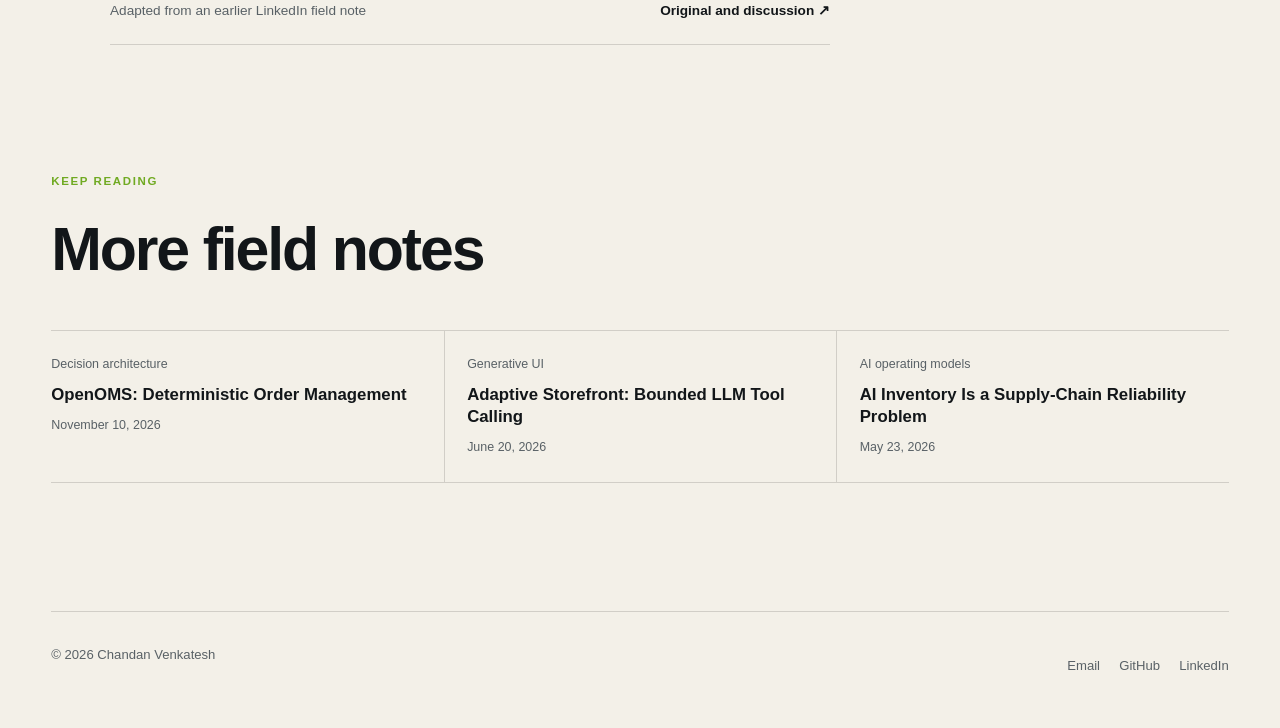
<file: articles/one-refactor-two-ai-assistants/index.html>
<!doctype html>
<html lang="en" data-theme="dark">
<head>
  <meta charset="utf-8">
  <meta name="viewport" content="width=device-width, initial-scale=1">
  <meta name="description" content="A field report on evaluating two AI-assisted refactoring workflows with the same repository, prompt, tests, and review constraints.">
  <link rel="canonical" href="https://chandanvenkatesh.com/articles/one-refactor-two-ai-assistants/">
  <link rel="icon" href="/favicon.svg" type="image/svg+xml">
  <meta property="og:type" content="article"><meta property="og:site_name" content="Chandan Venkatesh"><meta property="og:title" content="Comparing AI-Assisted Refactoring Workflows"><meta property="og:description" content="What equal starting conditions, independent review, and passing tests reveal about AI-assisted refactoring."><meta property="og:url" content="https://chandanvenkatesh.com/articles/one-refactor-two-ai-assistants/"><meta property="og:image" content="https://chandanvenkatesh.com/assets/articles/one-refactor-two-ai-assistants.png">
  <meta name="twitter:card" content="summary_large_image"><meta name="twitter:title" content="Comparing AI-Assisted Refactoring Workflows"><meta name="twitter:description" content="A bounded comparison of two AI-assisted refactoring workflows."><meta name="twitter:image" content="https://chandanvenkatesh.com/assets/articles/one-refactor-two-ai-assistants.png">
  <meta name="theme-color" content="#0a0d10">
  <title>Comparing AI-Assisted Refactoring Workflows — Chandan Venkatesh</title>
  <link rel="stylesheet" href="/styles.css"><link rel="stylesheet" href="/article-styles.css">
  <script type="application/ld+json">{"@context":"https://schema.org","@type":"TechArticle","headline":"Comparing AI-Assisted Refactoring Workflows","description":"A field report on evaluating two AI-assisted refactoring workflows with the same repository, prompt, tests, and review constraints.","datePublished":"2026-05-16","dateModified":"2026-11-10","mainEntityOfPage":"https://chandanvenkatesh.com/articles/one-refactor-two-ai-assistants/","author":{"@type":"Person","name":"Chandan Venkatesh","url":"https://chandanvenkatesh.com/"},"publisher":{"@type":"Person","name":"Chandan Venkatesh"},"image":"https://chandanvenkatesh.com/assets/articles/one-refactor-two-ai-assistants.png","isBasedOn":"https://www.linkedin.com/pulse/one-refactor-two-ai-assistants-5000-lines-chandan-venkatesh-sydfe"}</script>
</head>
<body class="article-page">
  <a class="skip-link" href="#main">Skip to content</a>
  <header class="site-header" data-header>
    <a class="brand" href="/" aria-label="Chandan Venkatesh, home"><span class="brand-mark" aria-hidden="true">CV</span><span class="brand-text">Chandan Venkatesh</span></a>
    <nav class="desktop-nav" aria-label="Primary navigation"><a href="/#work">AI work</a><a href="/#impact">Retail depth</a><a href="/articles/" aria-current="page">Articles</a><a href="/#career">Career</a><a href="/#proof">Patents</a></nav>
    <div class="header-actions"><button class="icon-button" type="button" data-theme-toggle aria-label="Use light theme"><span class="theme-icon theme-icon-sun" aria-hidden="true"><svg viewBox="0 0 24 24" fill="none" stroke="currentColor" stroke-width="1.5"><circle cx="12" cy="12" r="3.25"></circle><path d="M12 2.75v2M12 19.25v2M21.25 12h-2M4.75 12h-2M18.54 5.46l-1.41 1.41M6.87 17.13l-1.41 1.41M18.54 18.54l-1.41-1.41M6.87 6.87 5.46 5.46"></path></svg></span><span class="theme-icon theme-icon-moon" aria-hidden="true"><svg viewBox="0 0 24 24" fill="none" stroke="currentColor" stroke-width="1.5"><path d="M20 15.1A8.4 8.4 0 0 1 8.9 4a8.4 8.4 0 1 0 11.1 11.1Z"></path></svg></span></button><a class="button button-small button-ghost header-resume" href="/assets/chandan-venkatesh-resume.pdf" target="_blank" rel="noreferrer">Résumé <span aria-hidden="true">↗</span></a><button class="menu-button" type="button" data-menu-toggle aria-expanded="false" aria-controls="mobile-menu"><span></span><span></span><span class="sr-only">Open navigation</span></button></div>
  </header>
  <nav class="mobile-menu" id="mobile-menu" data-mobile-menu aria-label="Mobile navigation" hidden><a href="/#work">AI work</a><a href="/#impact">Retail depth</a><a href="/articles/">Articles</a><a href="/#career">Career</a><a href="/#proof">Patents</a><a href="/assets/chandan-venkatesh-resume.pdf" target="_blank" rel="noreferrer">Open résumé</a></nav>
  <main id="main">
    <article>
      <header class="article-hero"><a class="article-back" href="/articles/">← All writing</a><p class="section-kicker">AI-assisted engineering</p><h1>Comparing AI-Assisted Refactoring Workflows</h1><p class="article-lede">Passing tests established behavioral safety. The useful comparison began with everything the tests could not tell me.</p><div class="article-byline"><span>Chandan Venkatesh</span><time datetime="2026-05-16">May 16, 2026</time><span>Revised November 10, 2026</span></div></header>
      <figure class="article-cover"><img src="/assets/articles/one-refactor-two-ai-assistants.png" alt="Abstract comparison of two AI-assisted software workflows" width="1280" height="720"></figure>
      <div class="article-layout">
        <div class="article-body">
          <p>A Python application had grown into a 5,552-line module. It still worked and its tests passed, but the file combined UI state, workflow phases, dialogs, and helpers in a way that made changes increasingly difficult to reason about.</p>
          <p>I used the refactor as a bounded comparison of two enterprise-approved AI coding assistants. The objective was not to declare a universal winner. It was to observe how different assistants handled the same architectural task under equal starting conditions—and to identify the review controls that still belonged to the engineer.</p>

          <h2>Keeping the comparison bounded</h2>
          <p>Both assistants received the same repository snapshot, the same task, separate worktrees, and the same test suite. The instruction was deliberately direct: split the monolith into smaller modules, preserve behavior, preserve compatible imports, and keep the tests passing.</p>
          <p>I evaluated the first completed result from each workflow rather than giving one assistant additional cleanup rounds. That made the comparison narrower but fairer. Additional prompting would have measured my ability to steer each tool, not only its initial implementation choices.</p>
          <p>Three focused review passes supplemented the implementation work:</p>
          <ul>
            <li>one examined candidate module boundaries and dependency direction;</li>
            <li>one looked specifically for import, compatibility, and test risks;</li>
            <li>one compared the proposed outcome with the actual diff.</li>
          </ul>
          <p>The important pattern was separation of duties. “Review this refactor” is vague. “Find compatibility risks introduced by moved imports” creates a review task with a clear failure condition.</p>

          <h2>What the tests established—and what they did not</h2>
          <p>Both assistants produced a recognizable modular structure: workflow-phase modules, UI components, dialogs, and a compatibility layer. Both preserved the tested behavior.</p>
          <p>That result was necessary, but it was not sufficient. Passing tests showed that known behavior remained intact. They did not establish that the new dependency graph was easy to understand, that imports were minimal, that responsibilities were well separated, or that the diff would be maintainable.</p>
          <p>The two results illustrated that gap. One output was approximately 6,939 lines across the resulting package; the other was approximately 9,600. Lines of code were not the score—splitting a module often adds imports and compatibility wrappers—but the difference was a useful inspection signal. The larger result retained considerably more scaffolding and repeated import structure.</p>
          <p>This was an observed field comparison, not a general benchmark. It showed where to inspect, not which tool would perform better on another repository or prompt.</p>

          <h2>The engineering review loop</h2>
          <p>The experiment reinforced a review sequence I now use for material AI-assisted changes:</p>
          <ol>
            <li><strong>Define invariants before generation.</strong> State the behavior, interfaces, import paths, and tests that must remain stable.</li>
            <li><strong>Isolate the work.</strong> Use separate branches or worktrees so outputs can be compared without cross-contamination.</li>
            <li><strong>Run automated checks.</strong> Tests, static analysis, formatting, and import validation provide different kinds of evidence.</li>
            <li><strong>Inspect architecture, not just correctness.</strong> Review dependency direction, module ownership, duplication, compatibility layers, and the size and shape of the diff.</li>
            <li><strong>Assign focused reviewers.</strong> Give each human or agent reviewer one explicit risk to investigate.</li>
            <li><strong>Require human acceptance.</strong> The engineer remains accountable for whether the result makes the system easier to change.</li>
          </ol>

          <h2>What I would measure next</h2>
          <p>A stronger follow-up would add repeated runs, explicit maintainability criteria, static-analysis results, review time, defects found after the initial pass, and the number of corrective prompts required. Those measures would evaluate the full engineering workflow rather than a single generated diff.</p>
          <p>The practical lesson is straightforward: AI can accelerate a refactor, but it does not remove the need to design the evaluation. Tests protect behavior. Structured review protects the codebase.</p>

          <aside class="article-evidence-note"><strong>Evidence boundary.</strong> This article reports one controlled field comparison on one repository and task. It is not a general ranking of coding assistants, and the observed line counts are diagnostic context rather than a quality metric.</aside>
          <aside class="article-origin"><span>Adapted from an earlier LinkedIn field note</span><a href="https://www.linkedin.com/pulse/one-refactor-two-ai-assistants-5000-lines-chandan-venkatesh-sydfe" target="_blank" rel="noreferrer">Original and discussion ↗</a></aside>
        </div>
        <aside class="article-author"><img src="/assets/chandan-venkatesh.jpg" alt="Chandan Venkatesh" width="88" height="88"><strong>Chandan Venkatesh</strong><p>Enterprise AI and Commerce Architect. I build grounded AI systems across the retail lifecycle.</p><a href="/">About my work →</a></aside>
      </div>
    </article>
    <section class="related-writing" aria-labelledby="related-title"><p class="section-kicker">Keep reading</p><h2 id="related-title">More field notes</h2><div><a href="/articles/openoms-deterministic-order-management/"><span>Decision architecture</span><strong>OpenOMS: Deterministic Order Management</strong><time datetime="2026-11-10">November 10, 2026</time></a><a href="/articles/adaptive-storefront-continued/"><span>Generative UI</span><strong>Adaptive Storefront: Bounded LLM Tool Calling</strong><time datetime="2026-06-20">June 20, 2026</time></a><a href="/articles/starbucks-ai-supply-chain-reliability/"><span>AI operating models</span><strong>AI Inventory Is a Supply-Chain Reliability Problem</strong><time datetime="2026-05-23">May 23, 2026</time></a></div></section>
  </main>
  <footer class="article-footer"><p>© <span data-year></span> Chandan Venkatesh</p><div><a href="mailto:chandan07@gmail.com">Email</a><a href="https://github.com/chandanvenkatesh07" target="_blank" rel="noreferrer">GitHub</a><a href="https://www.linkedin.com/in/chandan-venkatesh-53884428/" target="_blank" rel="noreferrer">LinkedIn</a></div></footer>
  <script src="/script.js"></script>
</body>
</html>
</file>
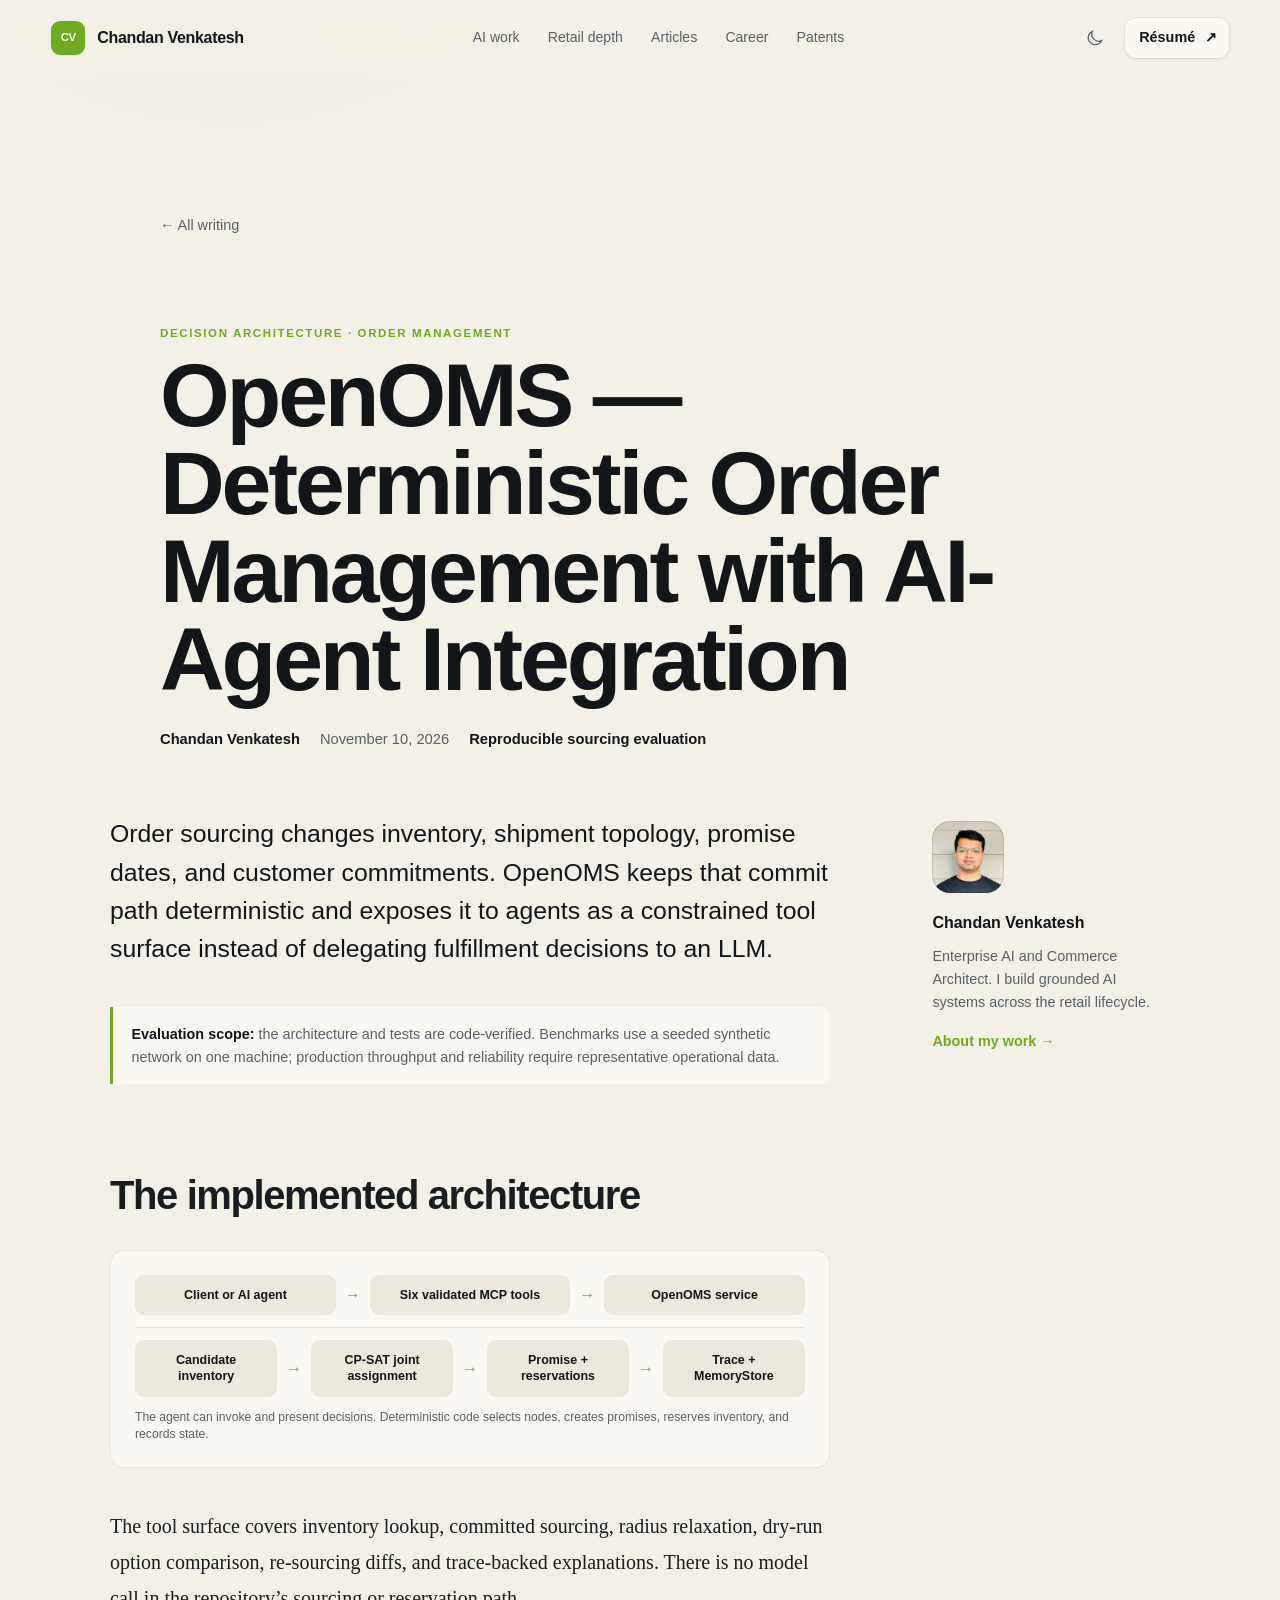
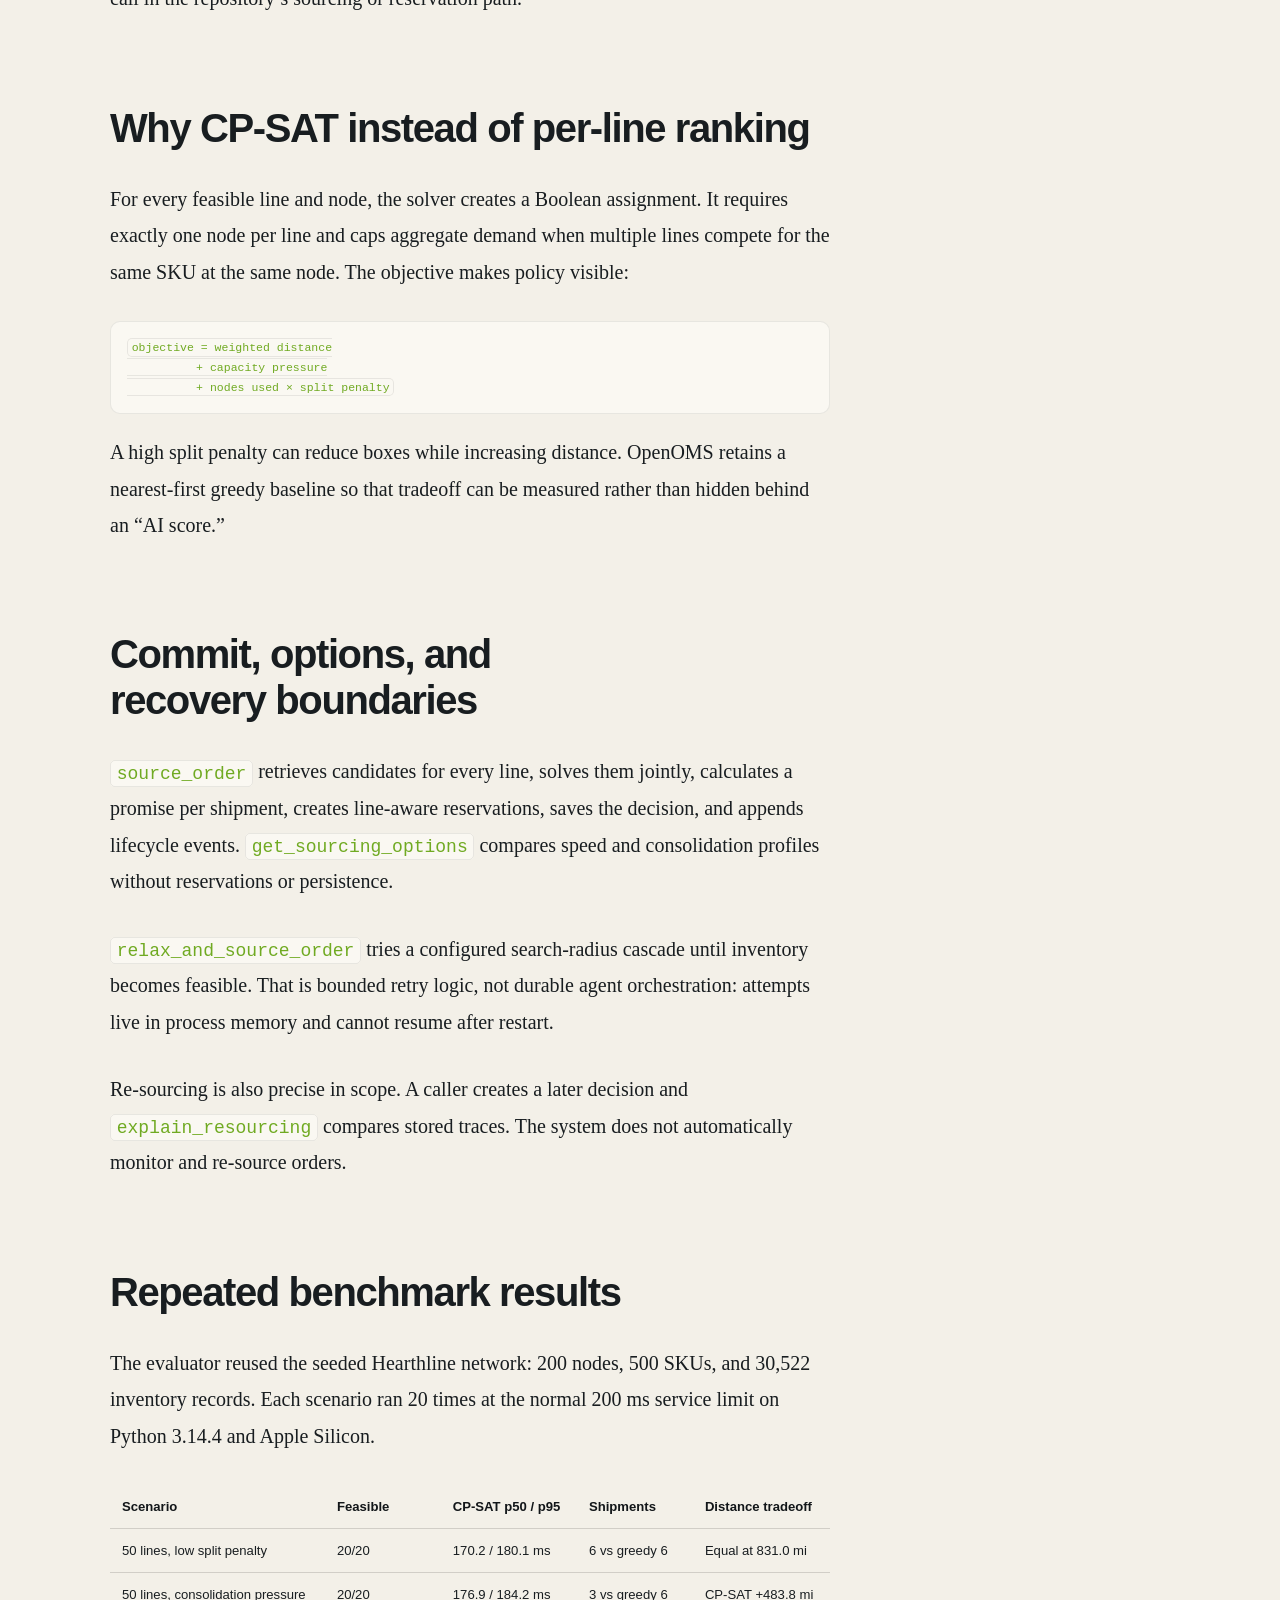
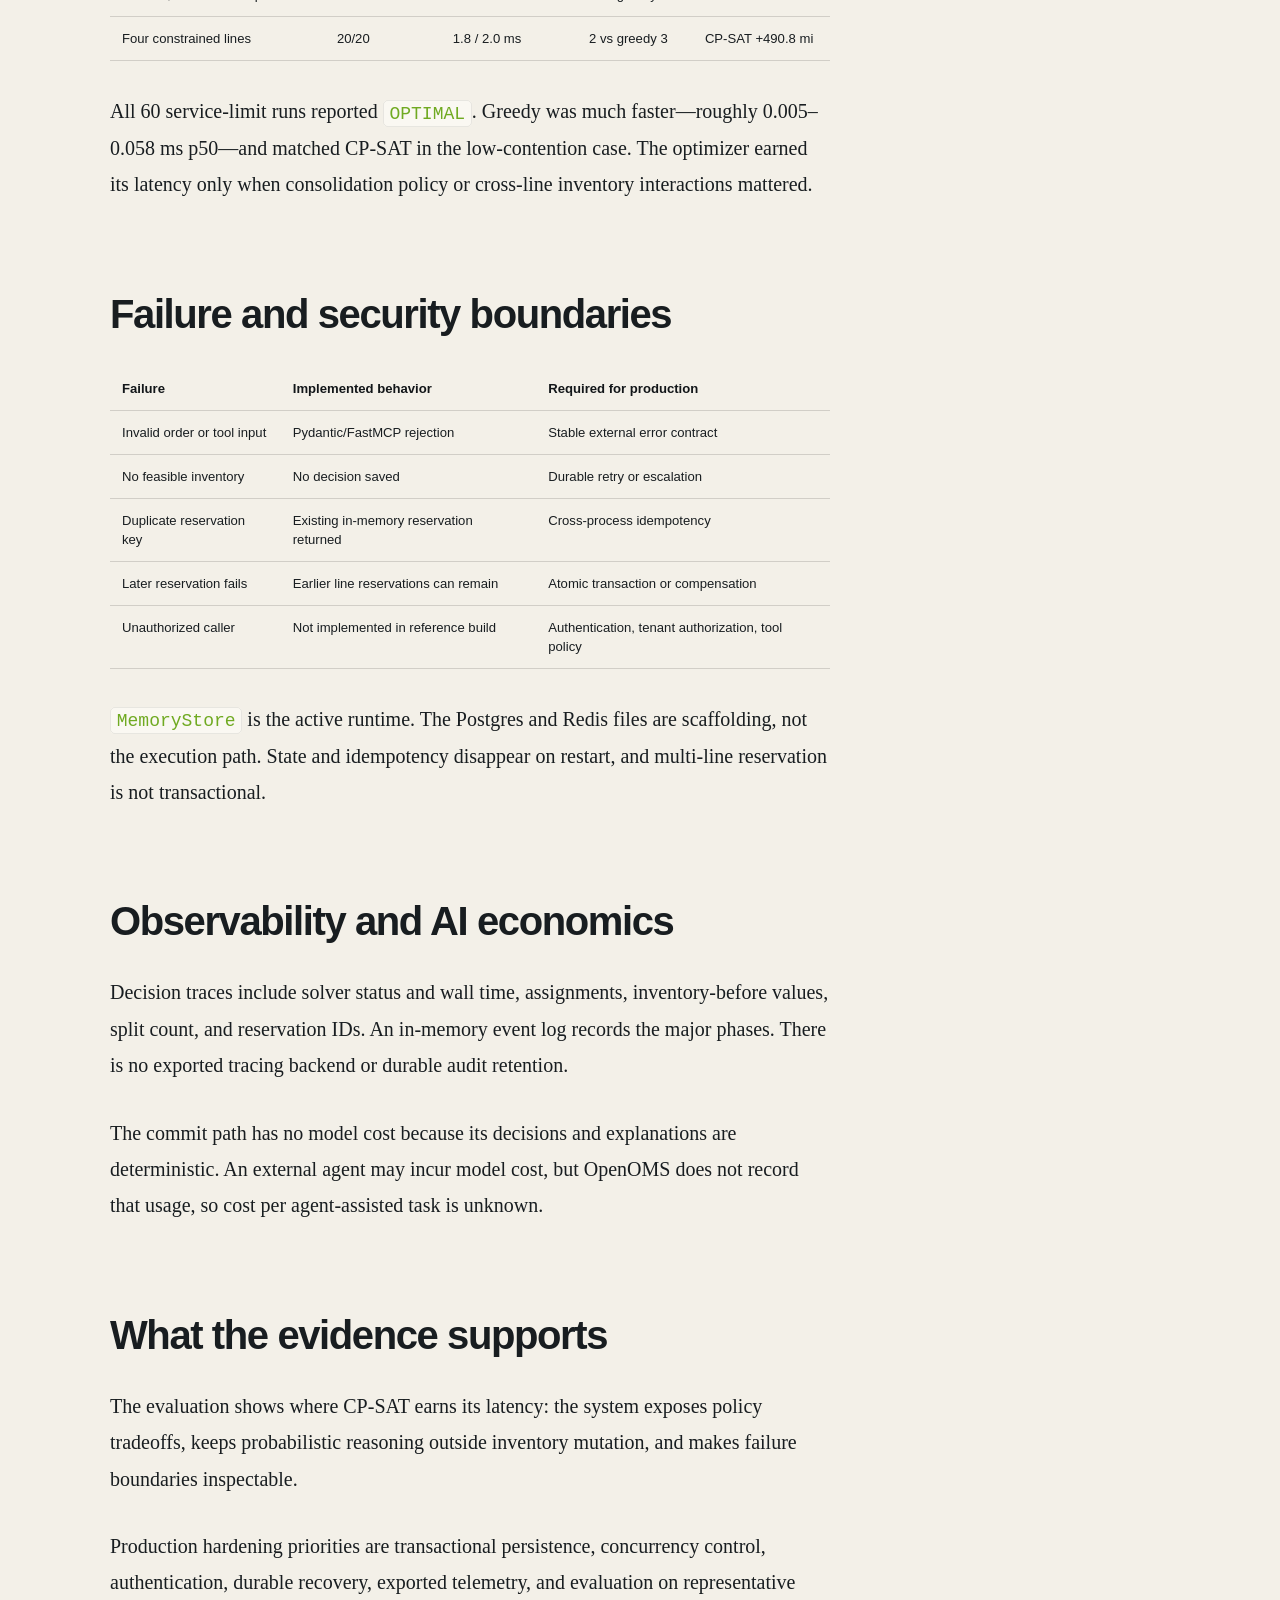
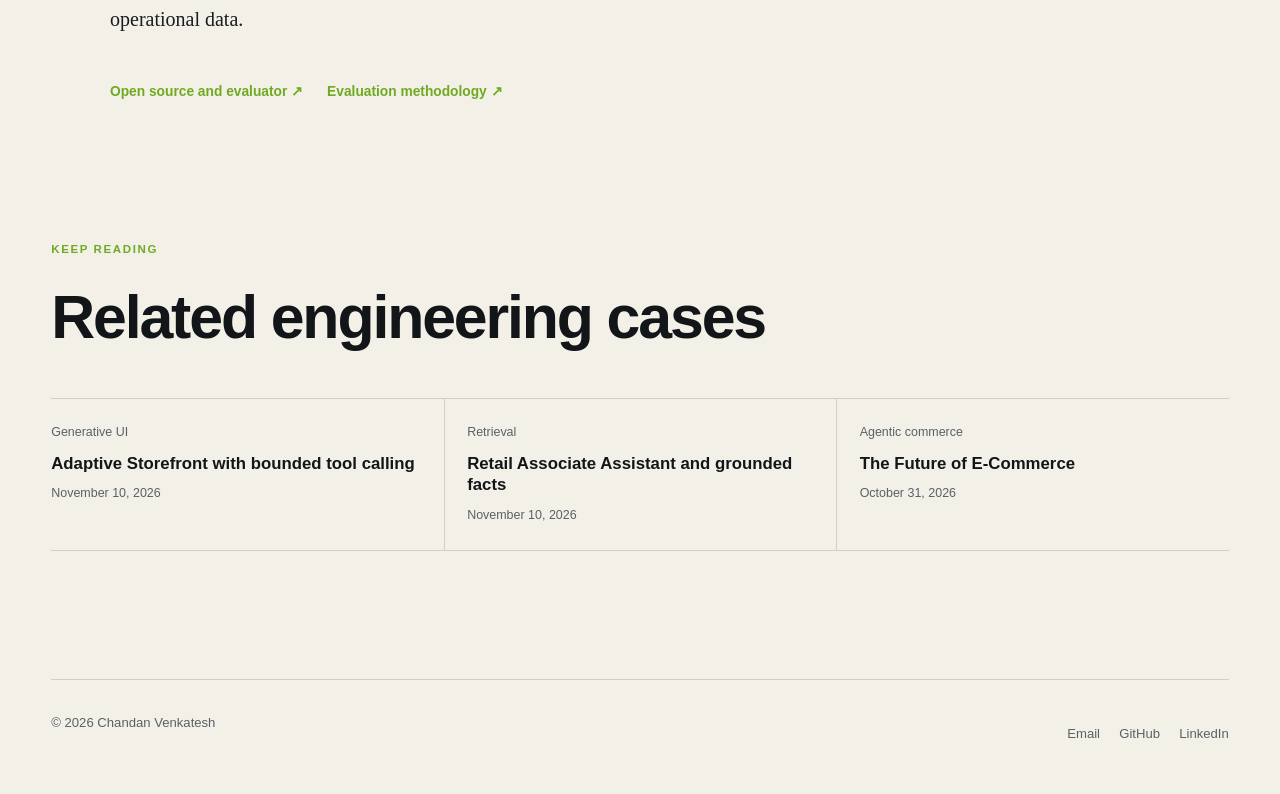
<file: articles/openoms-deterministic-order-management/index.html>
<!doctype html>
<html lang="en" data-theme="dark">
<head>
  <meta charset="utf-8"><meta name="viewport" content="width=device-width, initial-scale=1">
  <meta name="description" content="An engineering case study of OpenOMS: multi-line CP-SAT sourcing, MCP tools, repeated synthetic benchmarks, failure behavior, and production boundaries.">
  <link rel="canonical" href="https://chandanvenkatesh.com/articles/openoms-deterministic-order-management/">
  <link rel="icon" href="/favicon.svg" type="image/svg+xml">
  <meta property="og:type" content="article"><meta property="og:site_name" content="Chandan Venkatesh"><meta property="og:title" content="OpenOMS — Deterministic Order Management with AI-Agent Integration"><meta property="og:description" content="CP-SAT order sourcing, bounded MCP tools, measured tradeoffs, failure behavior, and honest production boundaries."><meta property="og:url" content="https://chandanvenkatesh.com/articles/openoms-deterministic-order-management/"><meta property="og:image" content="https://chandanvenkatesh.com/assets/chandan-venkatesh.jpg">
  <meta name="twitter:card" content="summary"><meta name="twitter:title" content="OpenOMS — Deterministic Order Management with AI-Agent Integration"><meta name="twitter:description" content="CP-SAT order sourcing, bounded MCP tools, measured tradeoffs, and honest production boundaries.">
  <meta name="theme-color" content="#0a0d10"><title>OpenOMS — Deterministic Order Management with AI-Agent Integration</title>
  <link rel="stylesheet" href="/styles.css"><link rel="stylesheet" href="/article-styles.css">
  <script type="application/ld+json">{"@context":"https://schema.org","@type":"TechArticle","headline":"OpenOMS — Deterministic Order Management with AI-Agent Integration","description":"An engineering case study of multi-line CP-SAT sourcing, MCP tools, benchmarks, failure behavior, and production boundaries.","datePublished":"2026-11-10","dateModified":"2026-11-10","mainEntityOfPage":"https://chandanvenkatesh.com/articles/openoms-deterministic-order-management/","author":{"@type":"Person","name":"Chandan Venkatesh","url":"https://chandanvenkatesh.com/"},"codeRepository":"https://github.com/chandanvenkatesh07/openoms"}</script>
</head>
<body class="article-page">
  <a class="skip-link" href="#main">Skip to content</a>
  <header class="site-header" data-header><a class="brand" href="/" aria-label="Chandan Venkatesh"><span class="brand-mark" aria-hidden="true">CV</span><span class="brand-text">Chandan Venkatesh</span></a><nav class="desktop-nav" aria-label="Primary navigation"><a href="/#work">AI work</a><a href="/#impact">Retail depth</a><a href="/articles/" aria-current="page">Articles</a><a href="/#career">Career</a><a href="/#proof">Patents</a></nav><div class="header-actions"><button class="icon-button" type="button" data-theme-toggle aria-label="Use light theme"><span class="theme-icon theme-icon-sun" aria-hidden="true"><svg viewBox="0 0 24 24" fill="none" stroke="currentColor" stroke-width="1.5"><circle cx="12" cy="12" r="3.25"></circle><path d="M12 2.75v2M12 19.25v2M21.25 12h-2M4.75 12h-2M18.54 5.46l-1.41 1.41M6.87 17.13l-1.41 1.41M18.54 18.54l-1.41-1.41M6.87 6.87 5.46 5.46"></path></svg></span><span class="theme-icon theme-icon-moon" aria-hidden="true"><svg viewBox="0 0 24 24" fill="none" stroke="currentColor" stroke-width="1.5"><path d="M20 15.1A8.4 8.4 0 0 1 8.9 4a8.4 8.4 0 1 0 11.1 11.1Z"></path></svg></span></button><a class="button button-small button-ghost header-resume" href="/assets/chandan-venkatesh-resume.pdf" target="_blank" rel="noreferrer">Résumé <span aria-hidden="true">↗</span></a><button class="menu-button" type="button" data-menu-toggle aria-expanded="false" aria-controls="mobile-menu"><span></span><span></span><span class="sr-only">Open navigation</span></button></div></header>
  <nav class="mobile-menu" id="mobile-menu" data-mobile-menu aria-label="Mobile navigation" hidden><a href="/#work">AI work</a><a href="/#impact">Retail depth</a><a href="/articles/">Articles</a><a href="/#career">Career</a><a href="/#proof">Patents</a></nav>
  <main id="main"><article>
    <header class="article-hero"><a class="article-back" href="/articles/">← All writing</a><p class="section-kicker">Decision architecture · Order management</p><h1>OpenOMS — Deterministic Order Management with AI-Agent Integration</h1><div class="article-byline"><span>Chandan Venkatesh</span><time datetime="2026-11-10">November 10, 2026</time><span>Reproducible sourcing evaluation</span></div></header>
    <div class="article-layout"><div class="article-body">
      <p class="article-lede">Order sourcing changes inventory, shipment topology, promise dates, and customer commitments. OpenOMS keeps that commit path deterministic and exposes it to agents as a constrained tool surface instead of delegating fulfillment decisions to an LLM.</p>
      <aside class="article-evidence-note"><strong>Evaluation scope:</strong> the architecture and tests are code-verified. Benchmarks use a seeded synthetic network on one machine; production throughput and reliability require representative operational data.</aside>

      <h2>The implemented architecture</h2>
      <div class="architecture-diagram" role="img" aria-label="Client or agent calls MCP tools, which call OpenOMS service, candidate lookup, CP-SAT sourcing, promise calculation, reservations, and an in-memory decision store.">
        <div class="architecture-lane"><span class="architecture-node">Client or AI agent</span><b class="architecture-arrow" aria-hidden="true">→</b><span class="architecture-node">Six validated MCP tools</span><b class="architecture-arrow" aria-hidden="true">→</b><span class="architecture-node">OpenOMS service</span></div>
        <div class="architecture-lane"><span class="architecture-node">Candidate inventory</span><b class="architecture-arrow" aria-hidden="true">→</b><span class="architecture-node">CP-SAT joint assignment</span><b class="architecture-arrow" aria-hidden="true">→</b><span class="architecture-node">Promise + reservations</span><b class="architecture-arrow" aria-hidden="true">→</b><span class="architecture-node">Trace + MemoryStore</span></div>
        <p class="architecture-caption">The agent can invoke and present decisions. Deterministic code selects nodes, creates promises, reserves inventory, and records state.</p>
      </div>
      <p>The tool surface covers inventory lookup, committed sourcing, radius relaxation, dry-run option comparison, re-sourcing diffs, and trace-backed explanations. There is no model call in the repository’s sourcing or reservation path.</p>

      <h2>Why CP-SAT instead of per-line ranking</h2>
      <p>For every feasible line and node, the solver creates a Boolean assignment. It requires exactly one node per line and caps aggregate demand when multiple lines compete for the same SKU at the same node. The objective makes policy visible:</p>
      <pre><code>objective = weighted distance
          + capacity pressure
          + nodes used × split penalty</code></pre>
      <p>A high split penalty can reduce boxes while increasing distance. OpenOMS retains a nearest-first greedy baseline so that tradeoff can be measured rather than hidden behind an “AI score.”</p>

      <h2>Commit, options, and recovery boundaries</h2>
      <p><code>source_order</code> retrieves candidates for every line, solves them jointly, calculates a promise per shipment, creates line-aware reservations, saves the decision, and appends lifecycle events. <code>get_sourcing_options</code> compares speed and consolidation profiles without reservations or persistence.</p>
      <p><code>relax_and_source_order</code> tries a configured search-radius cascade until inventory becomes feasible. That is bounded retry logic, not durable agent orchestration: attempts live in process memory and cannot resume after restart.</p>
      <p>Re-sourcing is also precise in scope. A caller creates a later decision and <code>explain_resourcing</code> compares stored traces. The system does not automatically monitor and re-source orders.</p>

      <h2>Repeated benchmark results</h2>
      <p>The evaluator reused the seeded Hearthline network: 200 nodes, 500 SKUs, and 30,522 inventory records. Each scenario ran 20 times at the normal 200 ms service limit on Python 3.14.4 and Apple Silicon.</p>
      <div class="article-table-wrap"><table><thead><tr><th>Scenario</th><th>Feasible</th><th>CP-SAT p50 / p95</th><th>Shipments</th><th>Distance tradeoff</th></tr></thead><tbody>
        <tr><td>50 lines, low split penalty</td><td>20/20</td><td>170.2 / 180.1 ms</td><td>6 vs greedy 6</td><td>Equal at 831.0 mi</td></tr>
        <tr><td>50 lines, consolidation pressure</td><td>20/20</td><td>176.9 / 184.2 ms</td><td>3 vs greedy 6</td><td>CP-SAT +483.8 mi</td></tr>
        <tr><td>Four constrained lines</td><td>20/20</td><td>1.8 / 2.0 ms</td><td>2 vs greedy 3</td><td>CP-SAT +490.8 mi</td></tr>
      </tbody></table></div>
      <p>All 60 service-limit runs reported <code>OPTIMAL</code>. Greedy was much faster—roughly 0.005–0.058 ms p50—and matched CP-SAT in the low-contention case. The optimizer earned its latency only when consolidation policy or cross-line inventory interactions mattered.</p>

      <h2>Failure and security boundaries</h2>
      <div class="article-table-wrap"><table><thead><tr><th>Failure</th><th>Implemented behavior</th><th>Required for production</th></tr></thead><tbody>
        <tr><td>Invalid order or tool input</td><td>Pydantic/FastMCP rejection</td><td>Stable external error contract</td></tr>
        <tr><td>No feasible inventory</td><td>No decision saved</td><td>Durable retry or escalation</td></tr>
        <tr><td>Duplicate reservation key</td><td>Existing in-memory reservation returned</td><td>Cross-process idempotency</td></tr>
        <tr><td>Later reservation fails</td><td>Earlier line reservations can remain</td><td>Atomic transaction or compensation</td></tr>
        <tr><td>Unauthorized caller</td><td>Not implemented in reference build</td><td>Authentication, tenant authorization, tool policy</td></tr>
      </tbody></table></div>
      <p><code>MemoryStore</code> is the active runtime. The Postgres and Redis files are scaffolding, not the execution path. State and idempotency disappear on restart, and multi-line reservation is not transactional.</p>

      <h2>Observability and AI economics</h2>
      <p>Decision traces include solver status and wall time, assignments, inventory-before values, split count, and reservation IDs. An in-memory event log records the major phases. There is no exported tracing backend or durable audit retention.</p>
      <p>The commit path has no model cost because its decisions and explanations are deterministic. An external agent may incur model cost, but OpenOMS does not record that usage, so cost per agent-assisted task is unknown.</p>

      <h2>What the evidence supports</h2>
      <p>The evaluation shows where CP-SAT earns its latency: the system exposes policy tradeoffs, keeps probabilistic reasoning outside inventory mutation, and makes failure boundaries inspectable.</p>
      <p>Production hardening priorities are transactional persistence, concurrency control, authentication, durable recovery, exported telemetry, and evaluation on representative operational data.</p>
      <div class="article-actions"><a href="https://github.com/chandanvenkatesh07/openoms" target="_blank" rel="noreferrer">Open source and evaluator ↗</a><a href="https://github.com/chandanvenkatesh07/openoms/blob/main/docs/evaluation.md" target="_blank" rel="noreferrer">Evaluation methodology ↗</a></div>
    </div><aside class="article-author"><img src="/assets/chandan-venkatesh.jpg" alt="Chandan Venkatesh" width="88" height="88"><strong>Chandan Venkatesh</strong><p>Enterprise AI and Commerce Architect. I build grounded AI systems across the retail lifecycle.</p><a href="/">About my work →</a></aside></div>
  </article>
  <section class="related-writing" aria-labelledby="related-title"><p class="section-kicker">Keep reading</p><h2 id="related-title">Related engineering cases</h2><div><a href="/articles/adaptive-storefront-continued/"><span>Generative UI</span><strong>Adaptive Storefront with bounded tool calling</strong><time datetime="2026-11-10">November 10, 2026</time></a><a href="/articles/retail-associate-grounded-ai/"><span>Retrieval</span><strong>Retail Associate Assistant and grounded facts</strong><time datetime="2026-11-10">November 10, 2026</time></a><a href="/articles/future-of-e-commerce/"><span>Agentic commerce</span><strong>The Future of E-Commerce</strong><time datetime="2026-10-31">October 31, 2026</time></a></div></section>
  </main>
  <footer class="article-footer"><p>© <span data-year></span> Chandan Venkatesh</p><div><a href="mailto:chandan07@gmail.com">Email</a><a href="https://github.com/chandanvenkatesh07" target="_blank" rel="noreferrer">GitHub</a><a href="https://www.linkedin.com/in/chandan-venkatesh-53884428/" target="_blank" rel="noreferrer">LinkedIn</a></div></footer>
  <script src="/script.js"></script>
</body></html>
</file>
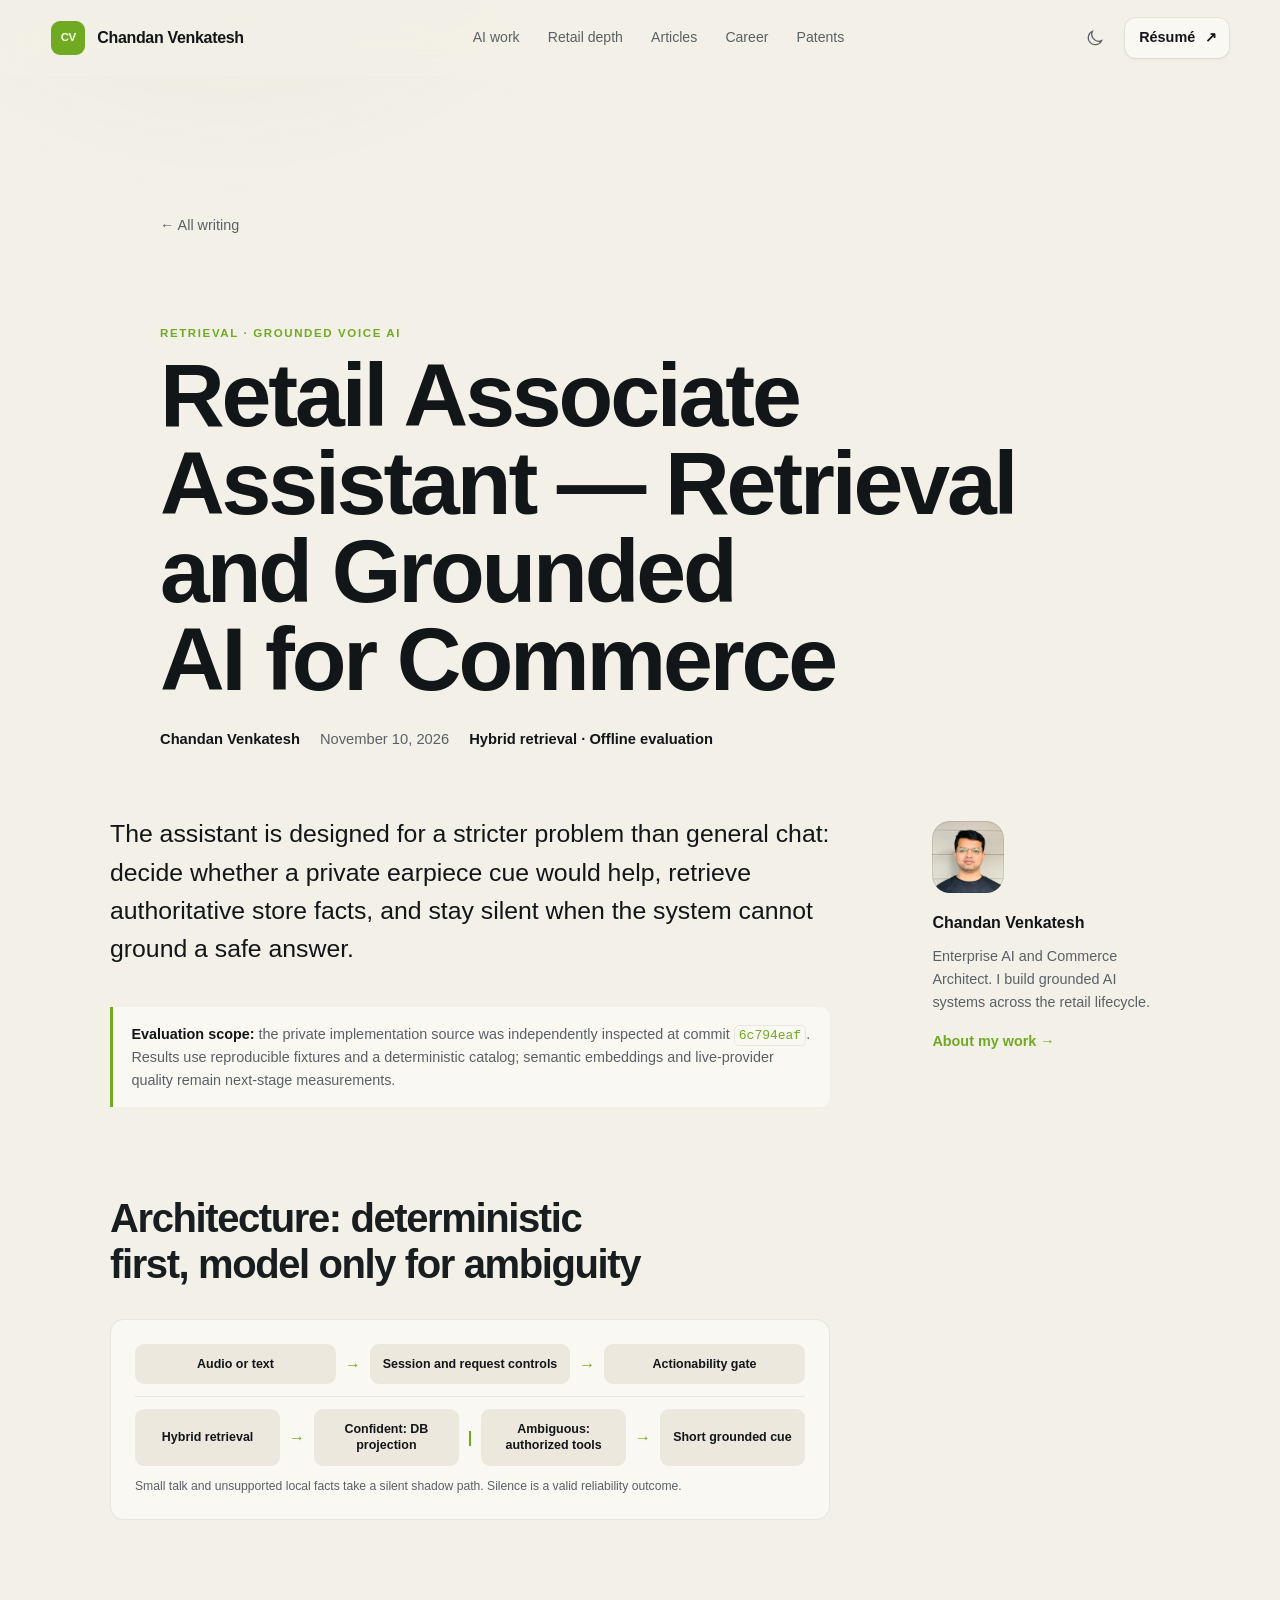
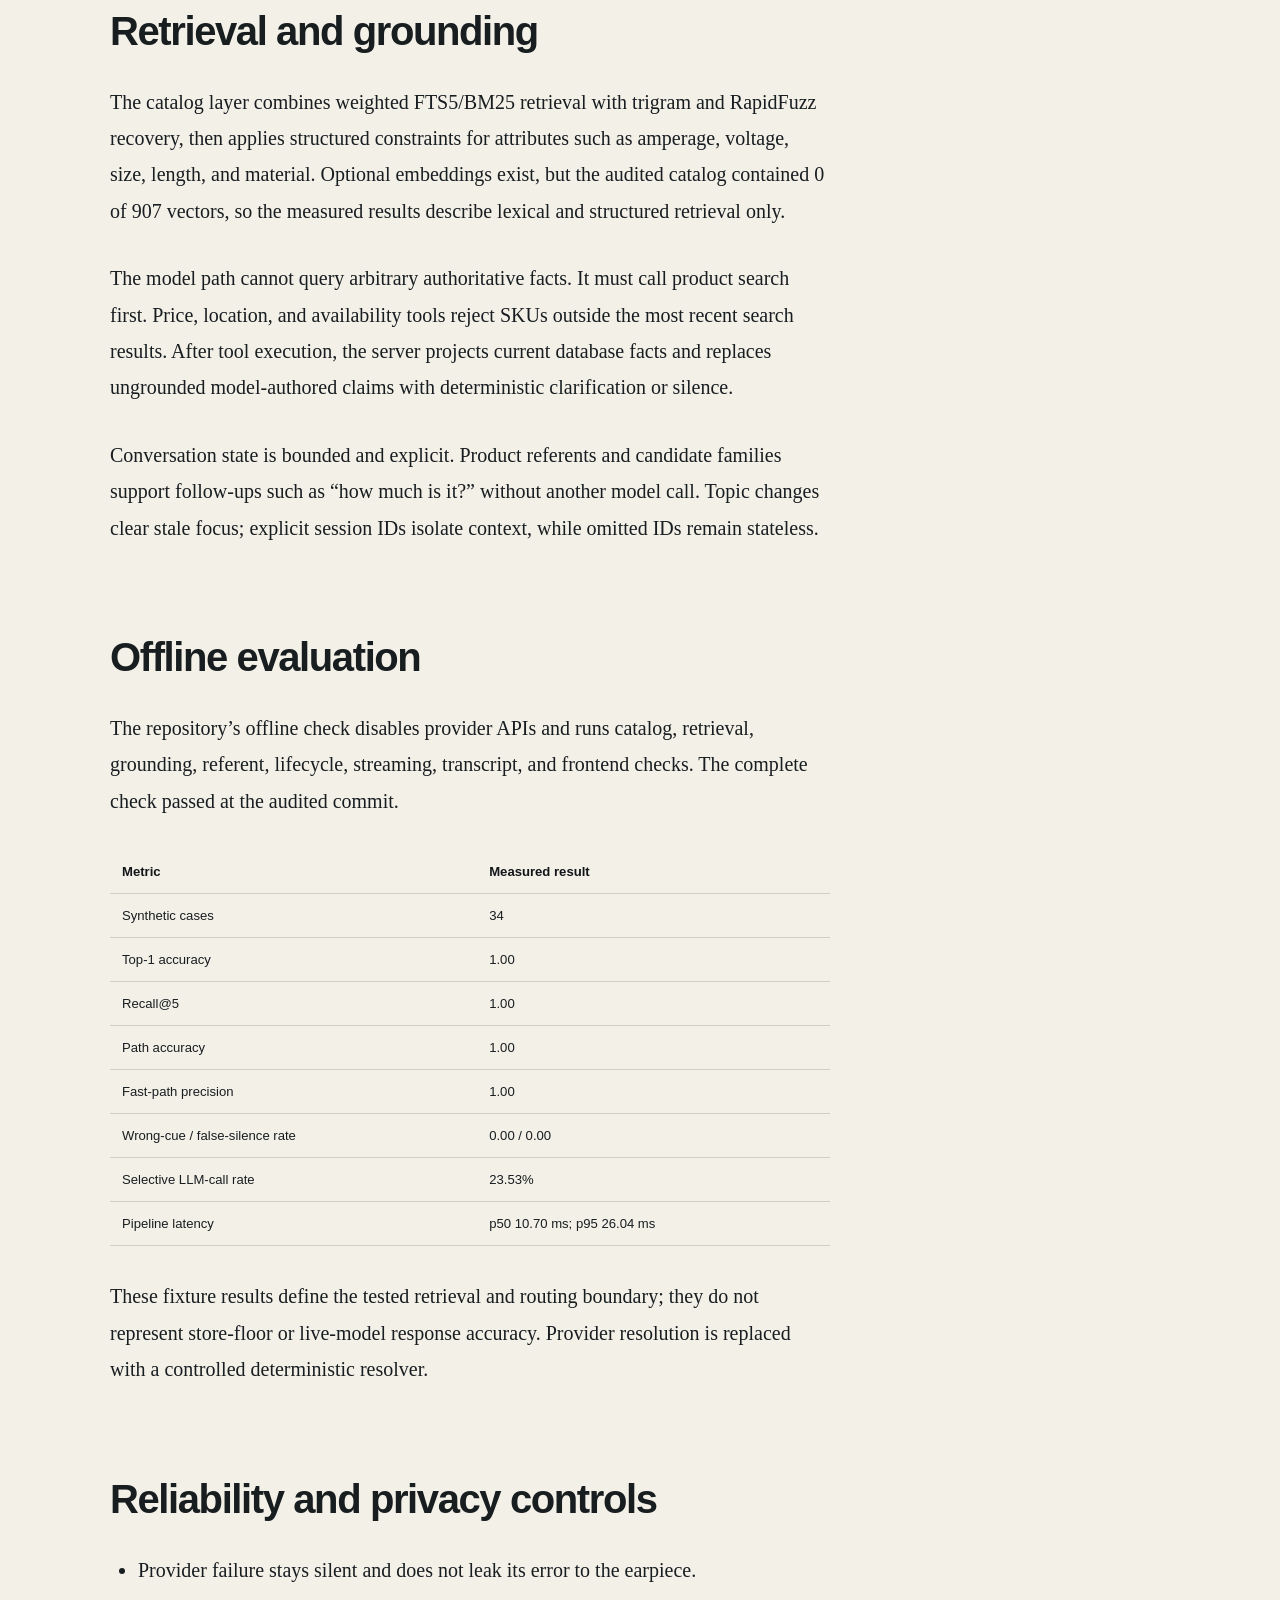
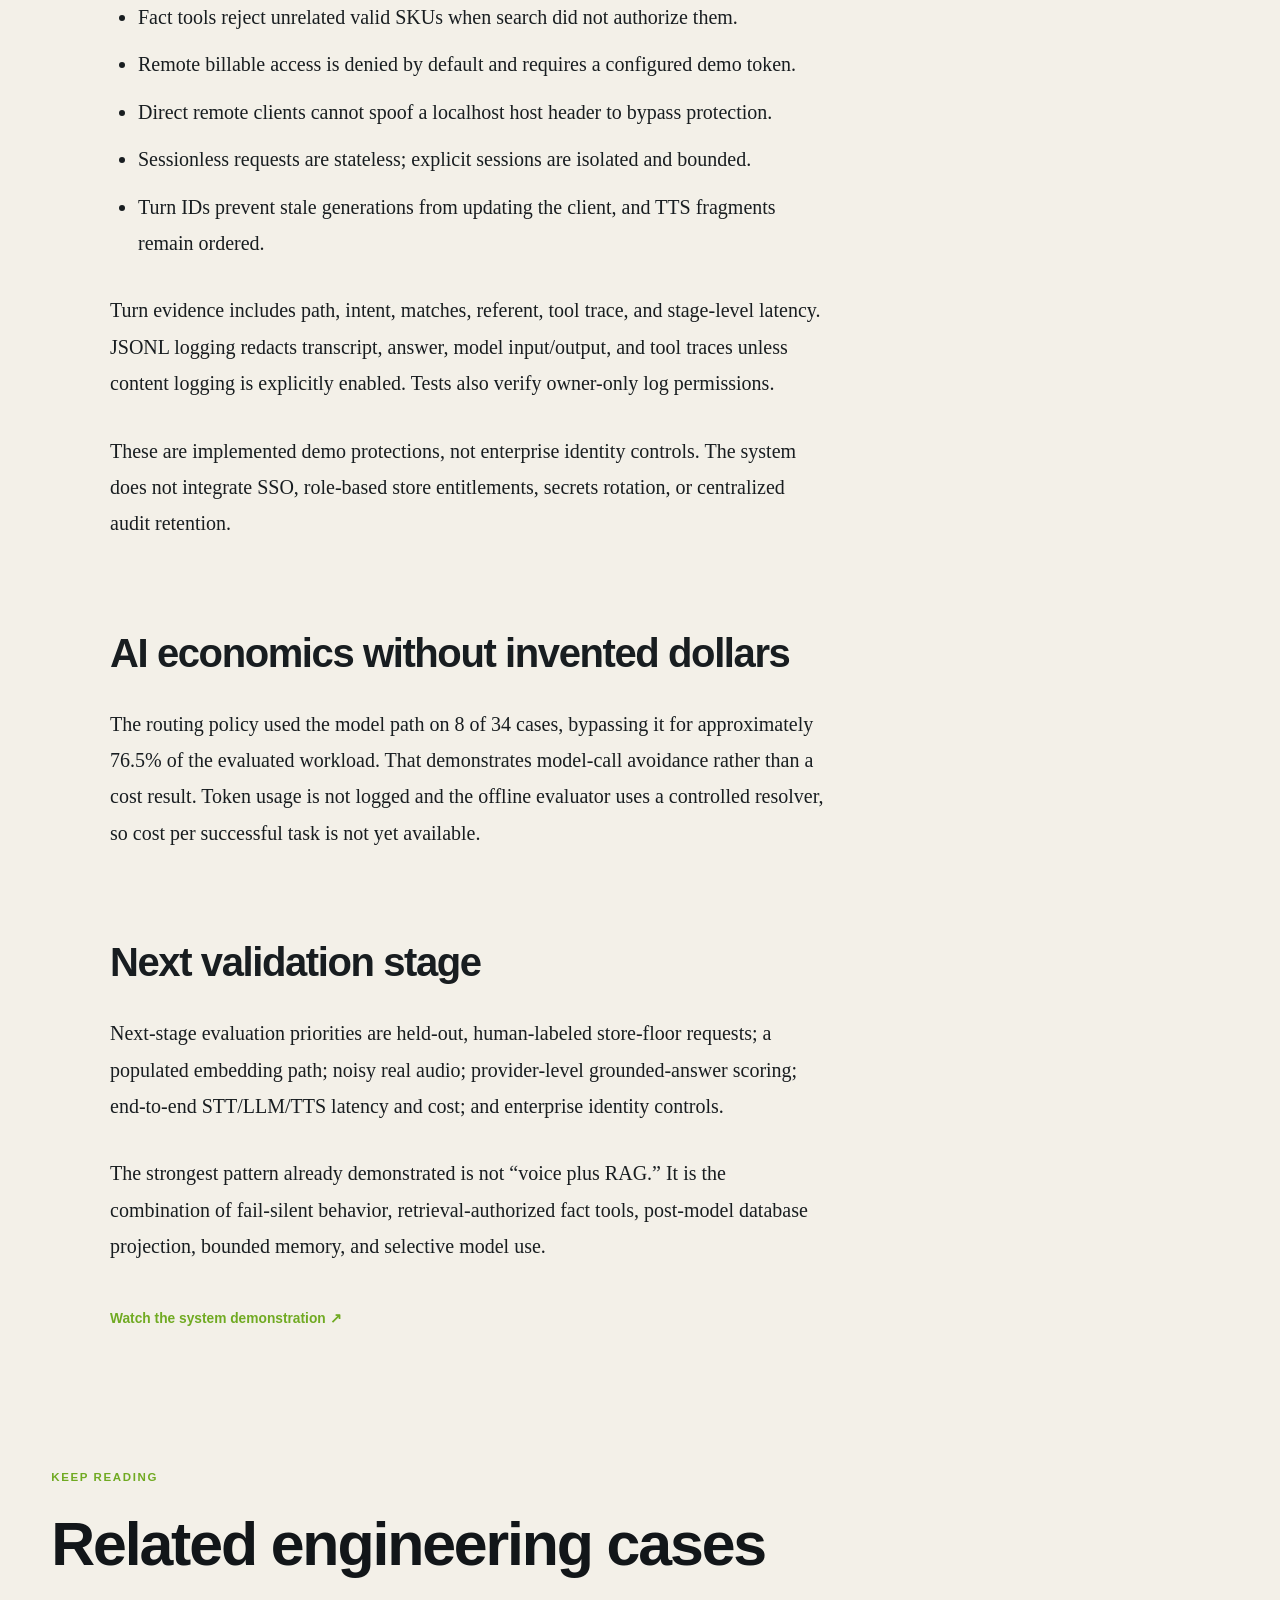
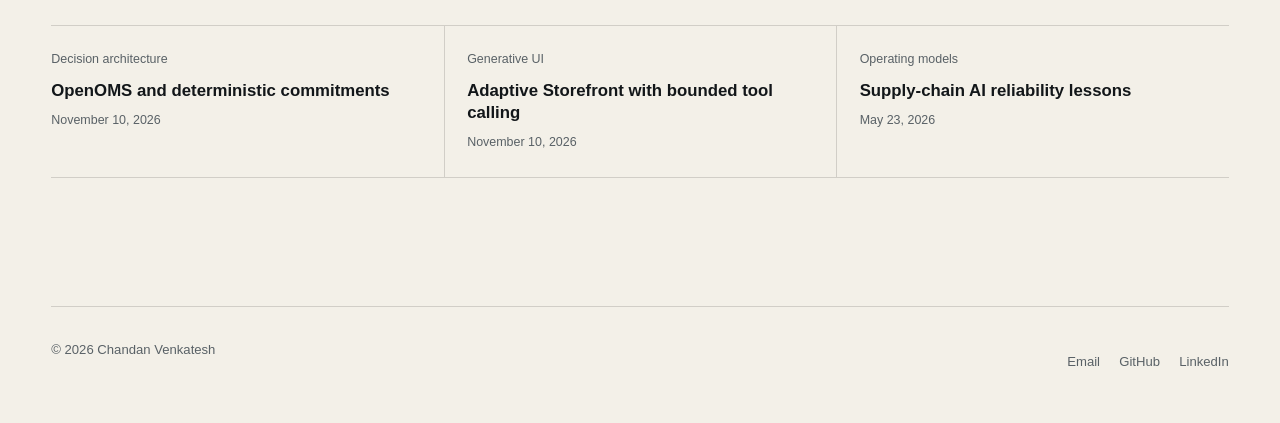
<file: articles/retail-associate-grounded-ai/index.html>
<!doctype html>
<html lang="en" data-theme="dark">
<head>
  <meta charset="utf-8"><meta name="viewport" content="width=device-width, initial-scale=1">
  <meta name="description" content="An engineering case study of hybrid retrieval, grounded tools, fail-silent behavior, privacy controls, and offline evaluation for a retail associate assistant.">
  <link rel="canonical" href="https://chandanvenkatesh.com/articles/retail-associate-grounded-ai/"><link rel="icon" href="/favicon.svg" type="image/svg+xml">
  <meta property="og:type" content="article"><meta property="og:site_name" content="Chandan Venkatesh"><meta property="og:title" content="Retail Associate Assistant — Retrieval and Grounded AI for Commerce"><meta property="og:description" content="Hybrid retrieval, tool authorization, fail-silent behavior, measured routing, and honest evaluation limits."><meta property="og:url" content="https://chandanvenkatesh.com/articles/retail-associate-grounded-ai/"><meta property="og:image" content="https://chandanvenkatesh.com/assets/chandan-venkatesh.jpg">
  <meta name="twitter:card" content="summary"><meta name="twitter:title" content="Retail Associate Assistant — Retrieval and Grounded AI for Commerce"><meta name="twitter:description" content="Hybrid retrieval, grounded tools, fail-silent behavior, and measured routing.">
  <meta name="theme-color" content="#0a0d10"><title>Retail Associate Assistant — Retrieval and Grounded AI for Commerce</title>
  <link rel="stylesheet" href="/styles.css"><link rel="stylesheet" href="/article-styles.css">
  <script type="application/ld+json">{"@context":"https://schema.org","@type":"TechArticle","headline":"Retail Associate Assistant — Retrieval and Grounded AI for Commerce","description":"An engineering case study of hybrid retrieval, grounded tools, fail-silent behavior, privacy controls, and offline evaluation.","datePublished":"2026-11-10","dateModified":"2026-11-10","mainEntityOfPage":"https://chandanvenkatesh.com/articles/retail-associate-grounded-ai/","author":{"@type":"Person","name":"Chandan Venkatesh","url":"https://chandanvenkatesh.com/"}}</script>
</head>
<body class="article-page">
  <a class="skip-link" href="#main">Skip to content</a>
  <header class="site-header" data-header><a class="brand" href="/" aria-label="Chandan Venkatesh"><span class="brand-mark" aria-hidden="true">CV</span><span class="brand-text">Chandan Venkatesh</span></a><nav class="desktop-nav" aria-label="Primary navigation"><a href="/#work">AI work</a><a href="/#impact">Retail depth</a><a href="/articles/" aria-current="page">Articles</a><a href="/#career">Career</a><a href="/#proof">Patents</a></nav><div class="header-actions"><button class="icon-button" type="button" data-theme-toggle aria-label="Use light theme"><span class="theme-icon theme-icon-sun" aria-hidden="true"><svg viewBox="0 0 24 24" fill="none" stroke="currentColor" stroke-width="1.5"><circle cx="12" cy="12" r="3.25"></circle><path d="M12 2.75v2M12 19.25v2M21.25 12h-2M4.75 12h-2M18.54 5.46l-1.41 1.41M6.87 17.13l-1.41 1.41M18.54 18.54l-1.41-1.41M6.87 6.87 5.46 5.46"></path></svg></span><span class="theme-icon theme-icon-moon" aria-hidden="true"><svg viewBox="0 0 24 24" fill="none" stroke="currentColor" stroke-width="1.5"><path d="M20 15.1A8.4 8.4 0 0 1 8.9 4a8.4 8.4 0 1 0 11.1 11.1Z"></path></svg></span></button><a class="button button-small button-ghost header-resume" href="/assets/chandan-venkatesh-resume.pdf" target="_blank" rel="noreferrer">Résumé <span aria-hidden="true">↗</span></a><button class="menu-button" type="button" data-menu-toggle aria-expanded="false" aria-controls="mobile-menu"><span></span><span></span><span class="sr-only">Open navigation</span></button></div></header>
  <nav class="mobile-menu" id="mobile-menu" data-mobile-menu aria-label="Mobile navigation" hidden><a href="/#work">AI work</a><a href="/#impact">Retail depth</a><a href="/articles/">Articles</a><a href="/#career">Career</a><a href="/#proof">Patents</a></nav>
  <main id="main"><article>
    <header class="article-hero"><a class="article-back" href="/articles/">← All writing</a><p class="section-kicker">Retrieval · Grounded voice AI</p><h1>Retail Associate Assistant — Retrieval and Grounded AI for Commerce</h1><div class="article-byline"><span>Chandan Venkatesh</span><time datetime="2026-11-10">November 10, 2026</time><span>Hybrid retrieval · Offline evaluation</span></div></header>
    <div class="article-layout"><div class="article-body">
      <p class="article-lede">The assistant is designed for a stricter problem than general chat: decide whether a private earpiece cue would help, retrieve authoritative store facts, and stay silent when the system cannot ground a safe answer.</p>
      <aside class="article-evidence-note"><strong>Evaluation scope:</strong> the private implementation source was independently inspected at commit <code>6c794eaf</code>. Results use reproducible fixtures and a deterministic catalog; semantic embeddings and live-provider quality remain next-stage measurements.</aside>

      <h2>Architecture: deterministic first, model only for ambiguity</h2>
      <div class="architecture-diagram" role="img" aria-label="Audio or text passes through request protection and an actionability gate, then hybrid retrieval. Confident results use deterministic database projection; ambiguity uses grounded LLM tools; unsupported speech stays silent.">
        <div class="architecture-lane"><span class="architecture-node">Audio or text</span><b class="architecture-arrow" aria-hidden="true">→</b><span class="architecture-node">Session and request controls</span><b class="architecture-arrow" aria-hidden="true">→</b><span class="architecture-node">Actionability gate</span></div>
        <div class="architecture-lane"><span class="architecture-node">Hybrid retrieval</span><b class="architecture-arrow" aria-hidden="true">→</b><span class="architecture-node">Confident: DB projection</span><b class="architecture-arrow" aria-hidden="true">|</b><span class="architecture-node">Ambiguous: authorized tools</span><b class="architecture-arrow" aria-hidden="true">→</b><span class="architecture-node">Short grounded cue</span></div>
        <p class="architecture-caption">Small talk and unsupported local facts take a silent shadow path. Silence is a valid reliability outcome.</p>
      </div>

      <h2>Retrieval and grounding</h2>
      <p>The catalog layer combines weighted FTS5/BM25 retrieval with trigram and RapidFuzz recovery, then applies structured constraints for attributes such as amperage, voltage, size, length, and material. Optional embeddings exist, but the audited catalog contained 0 of 907 vectors, so the measured results describe lexical and structured retrieval only.</p>
      <p>The model path cannot query arbitrary authoritative facts. It must call product search first. Price, location, and availability tools reject SKUs outside the most recent search results. After tool execution, the server projects current database facts and replaces ungrounded model-authored claims with deterministic clarification or silence.</p>
      <p>Conversation state is bounded and explicit. Product referents and candidate families support follow-ups such as “how much is it?” without another model call. Topic changes clear stale focus; explicit session IDs isolate context, while omitted IDs remain stateless.</p>

      <h2>Offline evaluation</h2>
      <p>The repository’s offline check disables provider APIs and runs catalog, retrieval, grounding, referent, lifecycle, streaming, transcript, and frontend checks. The complete check passed at the audited commit.</p>
      <div class="article-table-wrap"><table><thead><tr><th>Metric</th><th>Measured result</th></tr></thead><tbody>
        <tr><td>Synthetic cases</td><td>34</td></tr><tr><td>Top-1 accuracy</td><td>1.00</td></tr><tr><td>Recall@5</td><td>1.00</td></tr><tr><td>Path accuracy</td><td>1.00</td></tr><tr><td>Fast-path precision</td><td>1.00</td></tr><tr><td>Wrong-cue / false-silence rate</td><td>0.00 / 0.00</td></tr><tr><td>Selective LLM-call rate</td><td>23.53%</td></tr><tr><td>Pipeline latency</td><td>p50 10.70 ms; p95 26.04 ms</td></tr>
      </tbody></table></div>
      <p>These fixture results define the tested retrieval and routing boundary; they do not represent store-floor or live-model response accuracy. Provider resolution is replaced with a controlled deterministic resolver.</p>

      <h2>Reliability and privacy controls</h2>
      <ul>
        <li>Provider failure stays silent and does not leak its error to the earpiece.</li>
        <li>Fact tools reject unrelated valid SKUs when search did not authorize them.</li>
        <li>Remote billable access is denied by default and requires a configured demo token.</li>
        <li>Direct remote clients cannot spoof a localhost host header to bypass protection.</li>
        <li>Sessionless requests are stateless; explicit sessions are isolated and bounded.</li>
        <li>Turn IDs prevent stale generations from updating the client, and TTS fragments remain ordered.</li>
      </ul>
      <p>Turn evidence includes path, intent, matches, referent, tool trace, and stage-level latency. JSONL logging redacts transcript, answer, model input/output, and tool traces unless content logging is explicitly enabled. Tests also verify owner-only log permissions.</p>
      <p>These are implemented demo protections, not enterprise identity controls. The system does not integrate SSO, role-based store entitlements, secrets rotation, or centralized audit retention.</p>

      <h2>AI economics without invented dollars</h2>
      <p>The routing policy used the model path on 8 of 34 cases, bypassing it for approximately 76.5% of the evaluated workload. That demonstrates model-call avoidance rather than a cost result. Token usage is not logged and the offline evaluator uses a controlled resolver, so cost per successful task is not yet available.</p>

      <h2>Next validation stage</h2>
      <p>Next-stage evaluation priorities are held-out, human-labeled store-floor requests; a populated embedding path; noisy real audio; provider-level grounded-answer scoring; end-to-end STT/LLM/TTS latency and cost; and enterprise identity controls.</p>
      <p>The strongest pattern already demonstrated is not “voice plus RAG.” It is the combination of fail-silent behavior, retrieval-authorized fact tools, post-model database projection, bounded memory, and selective model use.</p>
      <div class="article-actions"><a href="https://www.linkedin.com/posts/chandan-venkatesh-53884428_built-a-prototype-retail-associate-copilot-activity-7484408067980341248-vjwt" target="_blank" rel="noreferrer">Watch the system demonstration ↗</a></div>
    </div><aside class="article-author"><img src="/assets/chandan-venkatesh.jpg" alt="Chandan Venkatesh" width="88" height="88"><strong>Chandan Venkatesh</strong><p>Enterprise AI and Commerce Architect. I build grounded AI systems across the retail lifecycle.</p><a href="/">About my work →</a></aside></div>
  </article>
  <section class="related-writing" aria-labelledby="related-title"><p class="section-kicker">Keep reading</p><h2 id="related-title">Related engineering cases</h2><div><a href="/articles/openoms-deterministic-order-management/"><span>Decision architecture</span><strong>OpenOMS and deterministic commitments</strong><time datetime="2026-11-10">November 10, 2026</time></a><a href="/articles/adaptive-storefront-continued/"><span>Generative UI</span><strong>Adaptive Storefront with bounded tool calling</strong><time datetime="2026-11-10">November 10, 2026</time></a><a href="/articles/starbucks-ai-supply-chain-reliability/"><span>Operating models</span><strong>Supply-chain AI reliability lessons</strong><time datetime="2026-05-23">May 23, 2026</time></a></div></section>
  </main>
  <footer class="article-footer"><p>© <span data-year></span> Chandan Venkatesh</p><div><a href="mailto:chandan07@gmail.com">Email</a><a href="https://github.com/chandanvenkatesh07" target="_blank" rel="noreferrer">GitHub</a><a href="https://www.linkedin.com/in/chandan-venkatesh-53884428/" target="_blank" rel="noreferrer">LinkedIn</a></div></footer>
  <script src="/script.js"></script>
</body></html>
</file>
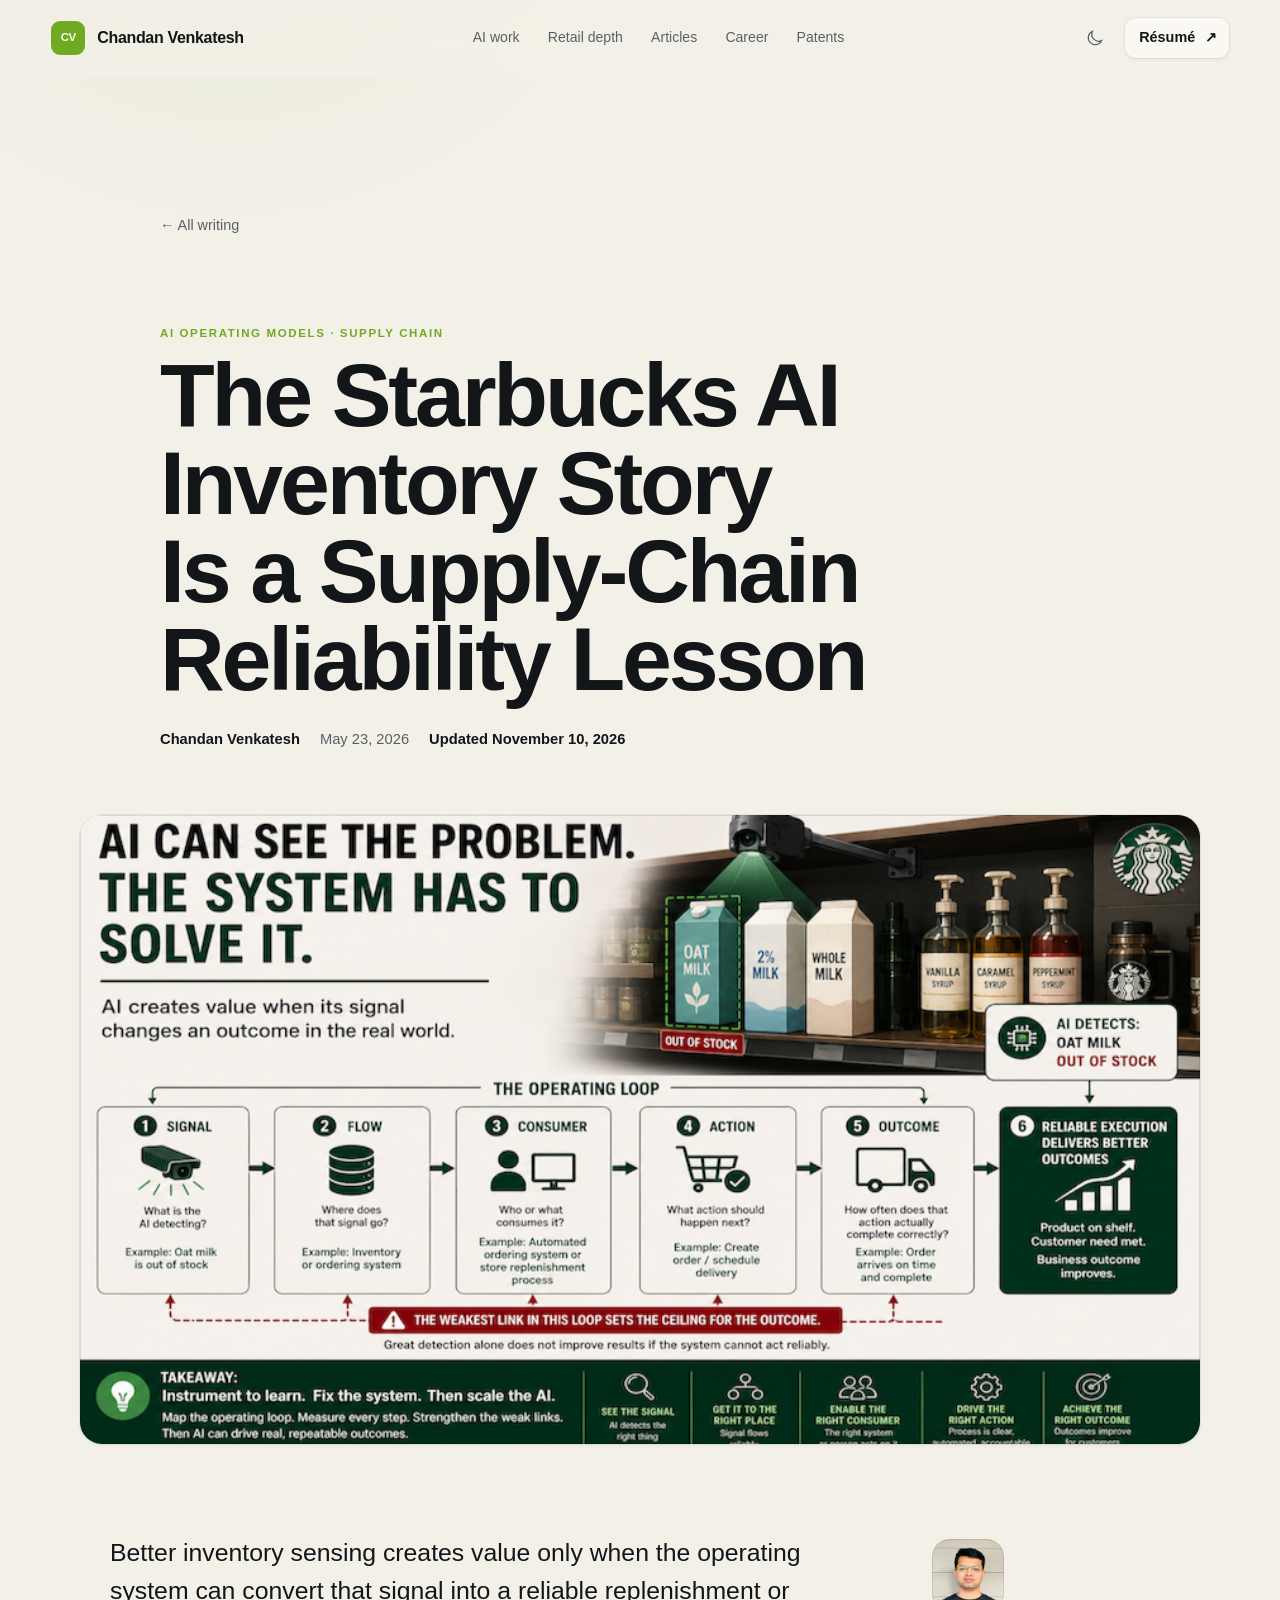
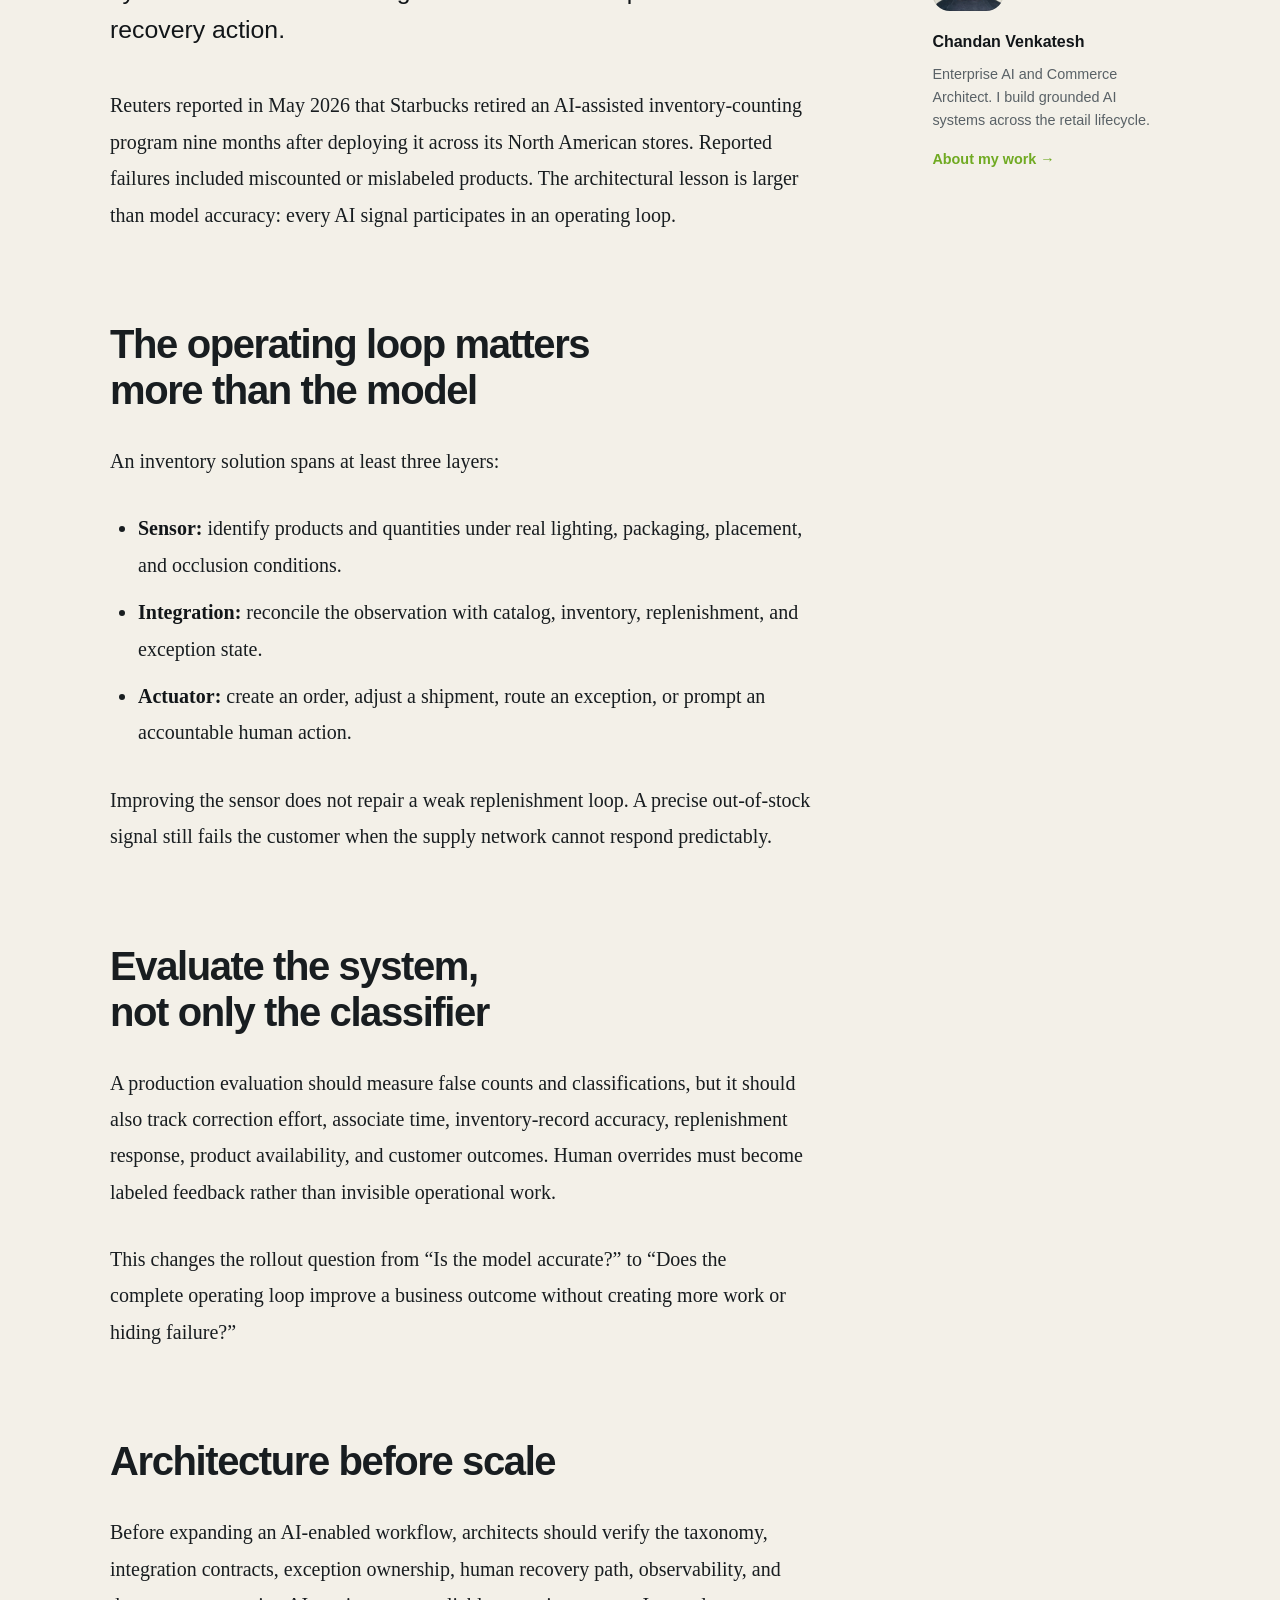
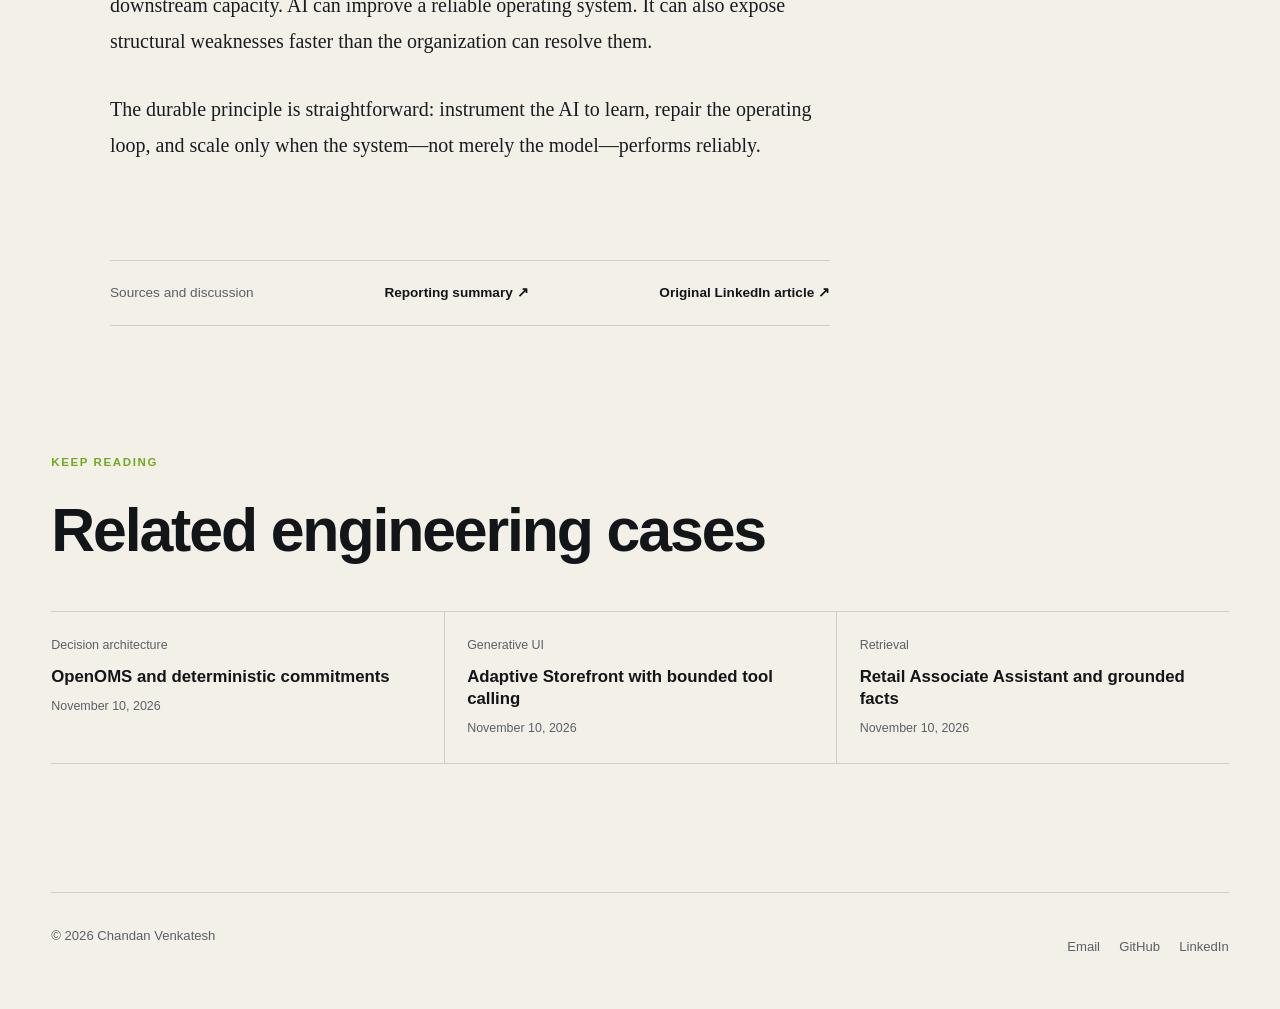
<file: articles/starbucks-ai-supply-chain-reliability/index.html>
<!doctype html>
<html lang="en" data-theme="dark">
<head>
  <meta charset="utf-8">
  <meta name="viewport" content="width=device-width, initial-scale=1">
  <meta name="description" content="An architecture analysis of why AI inventory sensing creates value only when integration, replenishment, and operational recovery work as one reliable loop.">
  <link rel="canonical" href="https://chandanvenkatesh.com/articles/starbucks-ai-supply-chain-reliability/">
  <link rel="icon" href="/favicon.svg" type="image/svg+xml">
  <meta property="og:type" content="article"><meta property="og:site_name" content="Chandan Venkatesh"><meta property="og:title" content="The Starbucks AI Inventory Story Is a Supply-Chain Reliability Lesson"><meta property="og:description" content="Why AI inventory sensing creates value only when the complete operating loop can respond reliably."><meta property="og:url" content="https://chandanvenkatesh.com/articles/starbucks-ai-supply-chain-reliability/"><meta property="og:image" content="https://chandanvenkatesh.com/assets/articles/starbucks-ai-supply-chain-reliability.png">
  <meta name="twitter:card" content="summary_large_image"><meta name="twitter:title" content="The Starbucks AI Inventory Story Is a Supply-Chain Reliability Lesson"><meta name="twitter:description" content="A systems view of AI inventory sensing, integration, replenishment, and operational recovery."><meta name="twitter:image" content="https://chandanvenkatesh.com/assets/articles/starbucks-ai-supply-chain-reliability.png">
  <meta name="theme-color" content="#0a0d10">
  <title>The Starbucks AI Inventory Story Is a Supply-Chain Reliability Lesson — Chandan Venkatesh</title>
  <link rel="stylesheet" href="/styles.css"><link rel="stylesheet" href="/article-styles.css">
  <script type="application/ld+json">{"@context":"https://schema.org","@type":"Article","headline":"The Starbucks AI Inventory Story Is a Supply-Chain Reliability Lesson","description":"An architecture analysis of why AI inventory sensing creates value only when integration, replenishment, and operational recovery work as one reliable loop.","datePublished":"2026-05-23","dateModified":"2026-11-10","mainEntityOfPage":"https://chandanvenkatesh.com/articles/starbucks-ai-supply-chain-reliability/","author":{"@type":"Person","name":"Chandan Venkatesh","url":"https://chandanvenkatesh.com/"},"publisher":{"@type":"Person","name":"Chandan Venkatesh"},"image":"https://chandanvenkatesh.com/assets/articles/starbucks-ai-supply-chain-reliability.png","isBasedOn":["https://www.supplychaindive.com/news/starbucks-ditches-ai-inventory-system-after-just-9-months/821104/","https://www.linkedin.com/pulse/starbucks-ai-inventory-story-really-supply-chain-lesson-venkatesh-mkpde"]}</script>
</head>
<body class="article-page">
  <a class="skip-link" href="#main">Skip to content</a>
  <header class="site-header" data-header>
    <a class="brand" href="/" aria-label="Chandan Venkatesh"><span class="brand-mark" aria-hidden="true">CV</span><span class="brand-text">Chandan Venkatesh</span></a>
    <nav class="desktop-nav" aria-label="Primary navigation"><a href="/#work">AI work</a><a href="/#impact">Retail depth</a><a href="/articles/" aria-current="page">Articles</a><a href="/#career">Career</a><a href="/#proof">Patents</a></nav>
    <div class="header-actions"><button class="icon-button" type="button" data-theme-toggle aria-label="Use light theme"><span class="theme-icon theme-icon-sun" aria-hidden="true"><svg viewBox="0 0 24 24" fill="none" stroke="currentColor" stroke-width="1.5"><circle cx="12" cy="12" r="3.25"></circle><path d="M12 2.75v2M12 19.25v2M21.25 12h-2M4.75 12h-2M18.54 5.46l-1.41 1.41M6.87 17.13l-1.41 1.41M18.54 18.54l-1.41-1.41M6.87 6.87 5.46 5.46"></path></svg></span><span class="theme-icon theme-icon-moon" aria-hidden="true"><svg viewBox="0 0 24 24" fill="none" stroke="currentColor" stroke-width="1.5"><path d="M20 15.1A8.4 8.4 0 0 1 8.9 4a8.4 8.4 0 1 0 11.1 11.1Z"></path></svg></span></button><a class="button button-small button-ghost header-resume" href="/assets/chandan-venkatesh-resume.pdf" target="_blank" rel="noreferrer">Résumé <span aria-hidden="true">↗</span></a><button class="menu-button" type="button" data-menu-toggle aria-expanded="false" aria-controls="mobile-menu"><span></span><span></span><span class="sr-only">Open navigation</span></button></div>
  </header>
  <nav class="mobile-menu" id="mobile-menu" data-mobile-menu aria-label="Mobile navigation" hidden><a href="/#work">AI work</a><a href="/#impact">Retail depth</a><a href="/articles/">Articles</a><a href="/#career">Career</a><a href="/#proof">Patents</a><a href="/assets/chandan-venkatesh-resume.pdf" target="_blank" rel="noreferrer">Open résumé</a></nav>

  <main id="main">
    <article>
      <header class="article-hero"><a class="article-back" href="/articles/">← All writing</a><p class="section-kicker">AI operating models · Supply chain</p><h1>The Starbucks AI Inventory Story Is a Supply-Chain Reliability Lesson</h1><div class="article-byline"><span>Chandan Venkatesh</span><time datetime="2026-05-23">May 23, 2026</time><span>Updated November 10, 2026</span></div></header>
      <figure class="article-cover"><img src="/assets/articles/starbucks-ai-supply-chain-reliability.png" alt="" width="1280" height="720"></figure>
      <div class="article-layout">
        <div class="article-body">
          <p class="article-lede">Better inventory sensing creates value only when the operating system can convert that signal into a reliable replenishment or recovery action.</p>
          <p>Reuters reported in May 2026 that Starbucks retired an AI-assisted inventory-counting program nine months after deploying it across its North American stores. Reported failures included miscounted or mislabeled products. The architectural lesson is larger than model accuracy: every AI signal participates in an operating loop.</p>

          <h2>The operating loop matters more than the model</h2>
          <p>An inventory solution spans at least three layers:</p>
          <ul>
            <li><strong>Sensor:</strong> identify products and quantities under real lighting, packaging, placement, and occlusion conditions.</li>
            <li><strong>Integration:</strong> reconcile the observation with catalog, inventory, replenishment, and exception state.</li>
            <li><strong>Actuator:</strong> create an order, adjust a shipment, route an exception, or prompt an accountable human action.</li>
          </ul>
          <p>Improving the sensor does not repair a weak replenishment loop. A precise out-of-stock signal still fails the customer when the supply network cannot respond predictably.</p>

          <h2>Evaluate the system, not only the classifier</h2>
          <p>A production evaluation should measure false counts and classifications, but it should also track correction effort, associate time, inventory-record accuracy, replenishment response, product availability, and customer outcomes. Human overrides must become labeled feedback rather than invisible operational work.</p>
          <p>This changes the rollout question from “Is the model accurate?” to “Does the complete operating loop improve a business outcome without creating more work or hiding failure?”</p>

          <h2>Architecture before scale</h2>
          <p>Before expanding an AI-enabled workflow, architects should verify the taxonomy, integration contracts, exception ownership, human recovery path, observability, and downstream capacity. AI can improve a reliable operating system. It can also expose structural weaknesses faster than the organization can resolve them.</p>
          <p>The durable principle is straightforward: instrument the AI to learn, repair the operating loop, and scale only when the system—not merely the model—performs reliably.</p>

          <aside class="article-origin"><span>Sources and discussion</span><a href="https://www.supplychaindive.com/news/starbucks-ditches-ai-inventory-system-after-just-9-months/821104/" target="_blank" rel="noreferrer">Reporting summary ↗</a><a href="https://www.linkedin.com/pulse/starbucks-ai-inventory-story-really-supply-chain-lesson-venkatesh-mkpde" target="_blank" rel="noreferrer">Original LinkedIn article ↗</a></aside>
        </div>
        <aside class="article-author"><img src="/assets/chandan-venkatesh.jpg" alt="Chandan Venkatesh" width="88" height="88"><strong>Chandan Venkatesh</strong><p>Enterprise AI and Commerce Architect. I build grounded AI systems across the retail lifecycle.</p><a href="/">About my work →</a></aside>
      </div>
    </article>
    <section class="related-writing" aria-labelledby="related-title"><p class="section-kicker">Keep reading</p><h2 id="related-title">Related engineering cases</h2><div><a href="/articles/openoms-deterministic-order-management/"><span>Decision architecture</span><strong>OpenOMS and deterministic commitments</strong><time datetime="2026-11-10">November 10, 2026</time></a><a href="/articles/adaptive-storefront-continued/"><span>Generative UI</span><strong>Adaptive Storefront with bounded tool calling</strong><time datetime="2026-11-10">November 10, 2026</time></a><a href="/articles/retail-associate-grounded-ai/"><span>Retrieval</span><strong>Retail Associate Assistant and grounded facts</strong><time datetime="2026-11-10">November 10, 2026</time></a></div></section>
  </main>
  <footer class="article-footer"><p>© <span data-year></span> Chandan Venkatesh</p><div><a href="mailto:chandan07@gmail.com">Email</a><a href="https://github.com/chandanvenkatesh07" target="_blank" rel="noreferrer">GitHub</a><a href="https://www.linkedin.com/in/chandan-venkatesh-53884428/" target="_blank" rel="noreferrer">LinkedIn</a></div></footer>
  <script src="/script.js"></script>
</body>
</html>
</file>
<file: styles.css>
:root {
  --bg: #0a0d10;
  --bg-elevated: #11161b;
  --surface: #151b21;
  --surface-2: #1a2229;
  --ink: #f4f1e8;
  --muted: #a8afb3;
  --faint: #7f898f;
  --line: rgba(255, 255, 255, 0.12);
  --line-soft: rgba(255, 255, 255, 0.075);
  --accent: #b7f36b;
  --accent-ink: #142006;
  --blue: #8eb8ff;
  --orange: #ffb47b;
  --violet: #c3a8ff;
  --max-width: 1240px;
  --section-space: clamp(5.5rem, 10vw, 9rem);
  --shadow-card: 0 0 0 1px oklch(1 0 0 / 0.08);
  --shadow-card-hover: 0 0 0 1px oklch(1 0 0 / 0.14), 0 22px 70px rgba(0, 0, 0, 0.3);
}

html[data-theme="light"] {
  --bg: #f3f0e8;
  --bg-elevated: #ece8dd;
  --surface: #faf8f2;
  --surface-2: #e9e5da;
  --ink: #121619;
  --muted: #596166;
  --faint: #686f73;
  --line: rgba(0, 0, 0, 0.14);
  --line-soft: rgba(0, 0, 0, 0.075);
  --accent: #70aa22;
  --accent-ink: #f6ffe9;
  --blue: #376fc8;
  --orange: #bd6425;
  --violet: #7652b3;
  --shadow-card: 0 0 0 1px oklch(0 0 0 / 0.06), 0 1px 2px -1px oklch(0 0 0 / 0.06), 0 2px 4px oklch(0 0 0 / 0.04);
  --shadow-card-hover: 0 0 0 1px oklch(0 0 0 / 0.09), 0 16px 46px rgba(20, 24, 27, 0.1);
}

*,
*::before,
*::after {
  box-sizing: border-box;
}

html {
  scroll-behavior: smooth;
  -webkit-font-smoothing: antialiased;
  -moz-osx-font-smoothing: grayscale;
  background: var(--bg);
}

body {
  margin: 0;
  overflow-x: hidden;
  color: var(--ink);
  background:
    radial-gradient(circle at 18% -5%, color-mix(in srgb, var(--accent) 8%, transparent), transparent 29rem),
    var(--bg);
  font-family: "Avenir Next", Avenir, "Segoe UI", Helvetica, Arial, sans-serif;
  font-size: 16px;
  line-height: 1.6;
}

body.menu-open {
  overflow: hidden;
}

::selection {
  color: var(--accent-ink);
  background: var(--accent);
}

a {
  color: inherit;
}

button,
a {
  -webkit-tap-highlight-color: transparent;
}

button {
  font: inherit;
}

img {
  display: block;
  max-width: 100%;
}

h1,
h2,
h3,
p {
  margin-top: 0;
}

h1,
h2,
h3 {
  letter-spacing: -0.035em;
  text-wrap: balance;
}

p,
li,
blockquote {
  text-wrap: pretty;
}

.sr-only {
  position: absolute;
  width: 1px;
  height: 1px;
  padding: 0;
  margin: -1px;
  overflow: hidden;
  clip: rect(0, 0, 0, 0);
  white-space: nowrap;
  border: 0;
}

.skip-link {
  position: fixed;
  z-index: 1000;
  top: 0.75rem;
  left: 0.75rem;
  padding: 0.7rem 1rem;
  color: var(--accent-ink);
  background: var(--accent);
  border-radius: 8px;
  transform: translateY(-160%);
  transition: transform 150ms ease-out;
}

.skip-link:focus {
  transform: translateY(0);
}

.site-header {
  position: fixed;
  z-index: 100;
  top: 0;
  left: 0;
  width: 100%;
  min-height: 76px;
  padding: 0 4vw;
  display: flex;
  align-items: center;
  justify-content: space-between;
  gap: 2rem;
  background: color-mix(in srgb, var(--bg) 72%, transparent);
  border-bottom: 1px solid transparent;
  backdrop-filter: blur(18px) saturate(130%);
  transition-property: min-height, border-color, background-color;
  transition-duration: 180ms;
  transition-timing-function: ease-out;
}

.site-header.is-scrolled {
  min-height: 64px;
  border-color: var(--line-soft);
  background: color-mix(in srgb, var(--bg) 88%, transparent);
}

.brand {
  display: inline-flex;
  align-items: center;
  gap: 0.75rem;
  min-height: 44px;
  text-decoration: none;
  font-weight: 600;
  letter-spacing: -0.02em;
}

.brand-mark {
  width: 34px;
  height: 34px;
  display: grid;
  place-items: center;
  color: var(--accent-ink);
  background: var(--accent);
  border-radius: 9px;
  font-size: 0.72rem;
  font-weight: 800;
  letter-spacing: -0.04em;
}

.desktop-nav {
  display: flex;
  align-items: center;
  gap: clamp(1.1rem, 2.2vw, 2rem);
}

.desktop-nav a {
  position: relative;
  min-height: 44px;
  display: inline-flex;
  align-items: center;
  color: var(--muted);
  text-decoration: none;
  font-size: 0.88rem;
  font-weight: 500;
  transition: color 150ms ease-out;
}

.desktop-nav a::after {
  content: "";
  position: absolute;
  right: 0;
  bottom: 8px;
  left: 0;
  height: 1px;
  background: var(--accent);
  transform: scaleX(0);
  transform-origin: right;
  transition: transform 180ms ease-out;
}

.desktop-nav a:hover,
.desktop-nav a:focus-visible {
  color: var(--ink);
}

.desktop-nav a:hover::after,
.desktop-nav a:focus-visible::after {
  transform: scaleX(1);
  transform-origin: left;
}

.header-actions {
  display: flex;
  align-items: center;
  gap: 0.5rem;
}

.icon-button,
.menu-button {
  position: relative;
  width: 44px;
  height: 44px;
  display: grid;
  place-items: center;
  padding: 0;
  color: var(--muted);
  background: transparent;
  border: 0;
  border-radius: 12px;
  cursor: pointer;
  transition-property: color, background-color, scale;
  transition-duration: 150ms;
  transition-timing-function: ease-out;
}

.icon-button:hover,
.icon-button:focus-visible,
.menu-button:hover,
.menu-button:focus-visible {
  color: var(--ink);
  background: var(--line-soft);
}

.icon-button:active,
.menu-button:active,
.button:active {
  scale: 0.96;
}

.theme-icon {
  position: absolute;
  width: 20px;
  height: 20px;
  transition-property: opacity, filter, scale;
  transition-duration: 300ms;
  transition-timing-function: cubic-bezier(0.2, 0, 0, 1);
}

.theme-icon svg {
  width: 100%;
  height: 100%;
}

.theme-icon-sun,
html[data-theme="light"] .theme-icon-moon {
  opacity: 1;
  filter: blur(0);
  scale: 1;
}

.theme-icon-moon,
html[data-theme="light"] .theme-icon-sun {
  opacity: 0;
  filter: blur(4px);
  scale: 0.25;
}

.button {
  min-height: 48px;
  padding: 0 18px;
  display: inline-flex;
  align-items: center;
  justify-content: center;
  gap: 0.6rem;
  border: 0;
  border-radius: 13px;
  text-decoration: none;
  font-size: 0.9rem;
  font-weight: 650;
  cursor: pointer;
  transition-property: color, background-color, box-shadow, scale;
  transition-duration: 150ms;
  transition-timing-function: ease-out;
}

.button svg {
  width: 18px;
  height: 18px;
}

.button-small {
  min-height: 40px;
  padding-left: 14px;
  padding-right: 12px;
  border-radius: 11px;
}

.button-primary {
  color: var(--accent-ink);
  background: var(--accent);
  box-shadow: 0 0 0 1px color-mix(in srgb, var(--accent) 64%, black), 0 8px 28px color-mix(in srgb, var(--accent) 20%, transparent);
}

.button-primary:hover,
.button-primary:focus-visible {
  background: color-mix(in srgb, var(--accent) 88%, white);
  box-shadow: 0 0 0 1px color-mix(in srgb, var(--accent) 72%, black), 0 12px 34px color-mix(in srgb, var(--accent) 28%, transparent);
}

.button-ghost,
.button-quiet {
  color: var(--ink);
  background: var(--surface);
  box-shadow: var(--shadow-card);
}

.button-ghost:hover,
.button-ghost:focus-visible,
.button-quiet:hover,
.button-quiet:focus-visible {
  background: var(--surface-2);
  box-shadow: var(--shadow-card-hover);
}

.menu-button {
  display: none;
}

.menu-button span:not(.sr-only) {
  position: absolute;
  width: 19px;
  height: 1.5px;
  background: currentColor;
  border-radius: 2px;
  transition: transform 180ms ease-out;
}

.menu-button span:first-child {
  transform: translateY(-3.5px);
}

.menu-button span:nth-child(2) {
  transform: translateY(3.5px);
}

.menu-button[aria-expanded="true"] span:first-child {
  transform: rotate(45deg);
}

.menu-button[aria-expanded="true"] span:nth-child(2) {
  transform: rotate(-45deg);
}

.mobile-menu {
  position: fixed;
  z-index: 90;
  inset: 0;
  padding: 7rem 7vw 3rem;
  display: flex;
  flex-direction: column;
  gap: 0;
  background: color-mix(in srgb, var(--bg) 96%, transparent);
  backdrop-filter: blur(22px);
  opacity: 0;
  transform: translateY(-12px);
  pointer-events: none;
  transition-property: opacity, transform;
  transition-duration: 180ms;
  transition-timing-function: ease-out;
}

.mobile-menu[hidden] {
  display: none;
}

.mobile-menu.is-open {
  opacity: 1;
  transform: translateY(0);
  pointer-events: auto;
}

.mobile-menu a {
  padding: 1.05rem 0;
  color: var(--ink);
  border-bottom: 1px solid var(--line);
  text-decoration: none;
  font-size: clamp(1.35rem, 6vw, 2rem);
  font-weight: 600;
  letter-spacing: -0.03em;
}

.hero {
  position: relative;
  min-height: 100svh;
  width: min(calc(100% - 8vw), var(--max-width));
  margin: 0 auto;
  padding: clamp(9.5rem, 17vh, 12.5rem) 0 2.5rem;
  display: grid;
  grid-template-columns: minmax(0, 1.65fr) minmax(260px, 0.55fr);
  gap: 4rem;
  align-content: center;
}

.hero-glow {
  position: absolute;
  z-index: -1;
  top: 12%;
  right: -12%;
  width: 38rem;
  height: 38rem;
  background: radial-gradient(circle, color-mix(in srgb, var(--accent) 11%, transparent), transparent 68%);
  filter: blur(10px);
  pointer-events: none;
}

.eyebrow,
.section-kicker,
.project-label {
  color: var(--accent);
  font-size: 0.72rem;
  font-weight: 750;
  letter-spacing: 0.14em;
  line-height: 1.4;
  text-transform: uppercase;
}

.hero-eyebrow {
  margin-bottom: 1.5rem;
}

.hero h1 {
  max-width: 950px;
  margin-bottom: 2rem;
  font-size: clamp(4rem, 9.4vw, 8.4rem);
  font-weight: 520;
  line-height: 0.88;
  letter-spacing: -0.075em;
}

.hero h1 span {
  display: block;
  color: var(--muted);
}

.hero-summary {
  max-width: 790px;
  margin-bottom: 2.25rem;
  color: var(--muted);
  font-size: clamp(1.08rem, 1.6vw, 1.35rem);
  line-height: 1.55;
}

.hero-actions {
  display: flex;
  flex-wrap: wrap;
  gap: 0.75rem;
}

.hero-profile {
  align-self: end;
  padding: 1rem;
  background: var(--surface);
  border-radius: 24px;
  box-shadow: var(--shadow-card);
}

.profile-photo-shell {
  position: relative;
  overflow: hidden;
  aspect-ratio: 1 / 1;
  margin-bottom: 1.2rem;
  background: var(--surface-2);
  border-radius: 16px;
}

.profile-photo-shell img {
  width: 100%;
  height: 100%;
  object-fit: cover;
  filter: saturate(0.78) contrast(1.03);
  outline: 1px solid oklch(1 0 0 / 0.1);
  outline-offset: -1px;
}

html[data-theme="light"] .profile-photo-shell img {
  outline-color: oklch(0 0 0 / 0.1);
}

.profile-status {
  position: absolute;
  right: 0.85rem;
  bottom: 0.85rem;
  width: 12px;
  height: 12px;
  background: var(--accent);
  border: 3px solid var(--surface);
  border-radius: 50%;
}

.profile-meta {
  padding: 0 0.35rem 0.7rem;
}

.profile-meta p {
  margin-bottom: 0.1rem;
  color: var(--faint);
  font-size: 0.83rem;
}

.profile-meta .profile-name {
  margin-bottom: 0.2rem;
  color: var(--ink);
  font-size: 1rem;
  font-weight: 650;
}

.profile-links {
  display: grid;
  grid-template-columns: 1fr 1fr;
  border-top: 1px solid var(--line-soft);
}

.profile-links a {
  min-height: 46px;
  padding: 0 0.35rem;
  display: flex;
  align-items: center;
  justify-content: space-between;
  color: var(--muted);
  text-decoration: none;
  font-size: 0.8rem;
  font-weight: 600;
  transition: color 150ms ease-out;
}

.profile-links a:hover,
.profile-links a:focus-visible {
  color: var(--accent);
}

.profile-links svg {
  width: 16px;
  height: 16px;
}

.signal-strip {
  grid-column: 1 / -1;
  margin-top: clamp(3rem, 7vh, 5.5rem);
  padding-top: 1.4rem;
  display: grid;
  grid-template-columns: repeat(4, 1fr);
  gap: 1rem;
  border-top: 1px solid var(--line);
}

.signal-item {
  display: flex;
  flex-direction: column;
  gap: 0.25rem;
}

.signal-item strong,
.impact-value,
.impact-unit,
.timeline-date,
.article-row time,
.case-meta time,
.project-card time,
.proof-card time {
  font-variant-numeric: tabular-nums;
}

.signal-item strong {
  font-size: 1.3rem;
  font-weight: 600;
  letter-spacing: -0.035em;
}

.signal-item span {
  max-width: 13rem;
  color: var(--faint);
  font-size: 0.75rem;
  line-height: 1.4;
}

.section {
  width: min(calc(100% - 8vw), var(--max-width));
  margin: 0 auto;
  padding: var(--section-space) 0;
}

.manifesto {
  border-top: 1px solid var(--line);
}

.manifesto-grid {
  margin-top: 2rem;
  display: grid;
  grid-template-columns: minmax(0, 1.12fr) minmax(0, 0.88fr);
  gap: clamp(3rem, 9vw, 8rem);
}

.manifesto h2,
.section-heading h2,
.career-intro h2,
.contact-section h2 {
  margin-bottom: 0;
  font-size: clamp(2.8rem, 6.3vw, 5.7rem);
  font-weight: 520;
  line-height: 0.98;
  letter-spacing: -0.065em;
}

.manifesto-copy p {
  margin-bottom: 1.4rem;
  color: var(--muted);
  font-size: clamp(1rem, 1.35vw, 1.15rem);
}

.manifesto-copy p:first-child::first-letter {
  float: left;
  margin: 0.1rem 0.55rem 0 0;
  color: var(--accent);
  font-family: Georgia, serif;
  font-size: 3.9rem;
  line-height: 0.82;
}

.work-section,
.writing-section,
.proof-section {
  width: min(calc(100% - 4vw), 1380px);
  padding-right: clamp(1.2rem, 2vw, 2rem);
  padding-left: clamp(1.2rem, 2vw, 2rem);
  background: var(--bg-elevated);
  border-radius: 34px;
  box-shadow: var(--shadow-card);
}

.section-heading {
  margin-bottom: clamp(3rem, 6vw, 5rem);
  display: grid;
  grid-template-columns: minmax(0, 1.45fr) minmax(260px, 0.55fr);
  align-items: end;
  gap: 4rem;
}

.section-heading .section-kicker {
  margin-bottom: 1rem;
}

.section-intro {
  margin-bottom: 0.35rem;
  color: var(--muted);
  font-size: 0.98rem;
}

.feature-case {
  overflow: hidden;
  display: grid;
  grid-template-columns: minmax(0, 1.15fr) minmax(0, 0.85fr);
  background: var(--surface);
  border-radius: 26px;
  box-shadow: var(--shadow-card);
}

.case-visual {
  min-height: 550px;
  padding: clamp(1.4rem, 4vw, 3.5rem);
  display: grid;
  place-items: center;
  background:
    radial-gradient(circle at 76% 24%, rgba(183, 243, 107, 0.21), transparent 28%),
    linear-gradient(145deg, #14201a, #0e151a 48%, #15262b);
}

.mock-window {
  position: relative;
  width: min(100%, 640px);
  overflow: hidden;
  background: #f5f1e7;
  border-radius: 18px;
  box-shadow: 0 30px 90px rgba(0, 0, 0, 0.35), 0 0 0 1px oklch(1 0 0 / 0.18);
  transform: rotate(-1.7deg);
  transition: transform 300ms ease-out;
}

.feature-case:hover .mock-window {
  transform: rotate(-0.5deg) translateY(-4px);
}

.mock-toolbar {
  height: 40px;
  padding: 0 14px;
  display: flex;
  align-items: center;
  gap: 6px;
  color: #555d5d;
  background: #e7e2d6;
}

.mock-toolbar span {
  width: 7px;
  height: 7px;
  background: #a8a39a;
  border-radius: 50%;
}

.mock-toolbar small {
  margin-left: auto;
  font-size: 0.62rem;
  letter-spacing: 0.08em;
}

.mock-storefront {
  min-height: 350px;
  display: grid;
  grid-template-columns: 27% 73%;
  color: #111719;
}

.mock-sidebar {
  padding: 2rem 1.2rem;
  display: flex;
  flex-direction: column;
  gap: 0.65rem;
  background: #ded9cd;
}

.mock-line {
  height: 7px;
  width: 100%;
  background: rgba(20, 28, 29, 0.19);
  border-radius: 8px;
}

.mock-line-short { width: 42%; background: #6d8f43; }
.mock-line-mid { width: 72%; }

.mock-content {
  padding: 1.6rem;
}

.mock-hero-block {
  min-height: 185px;
  padding: clamp(1.25rem, 3vw, 2.1rem);
  display: flex;
  flex-direction: column;
  justify-content: space-between;
  background: #cfe1ae;
  border-radius: 14px;
}

.mock-label {
  color: #426020;
  font-family: ui-monospace, SFMono-Regular, Menlo, monospace;
  font-size: 0.58rem;
  letter-spacing: 0.04em;
  text-transform: uppercase;
}

.mock-hero-block strong {
  max-width: 19rem;
  font-size: clamp(1.3rem, 3vw, 2.2rem);
  line-height: 0.95;
  letter-spacing: -0.06em;
}

.mock-product-row {
  margin-top: 1rem;
  display: grid;
  grid-template-columns: repeat(3, 1fr);
  gap: 0.8rem;
}

.mock-product-row span {
  aspect-ratio: 1.5;
  background: #e7e2d7;
  border-radius: 10px;
}

.associate-visual {
  background:
    radial-gradient(circle at 22% 25%, rgba(142, 184, 255, 0.2), transparent 28%),
    radial-gradient(circle at 78% 72%, rgba(183, 243, 107, 0.14), transparent 30%),
    linear-gradient(145deg, #111a24, #0d1419 50%, #15211b);
}

.associate-console {
  color: #eaf0f2;
  background: #11181d;
}

.associate-console .mock-toolbar {
  color: #98a4aa;
  background: #1a2329;
}

.associate-screen {
  min-height: 350px;
  padding: clamp(1.25rem, 3vw, 2rem);
  padding-bottom: clamp(3.6rem, 7vw, 4.25rem);
  display: flex;
  flex-direction: column;
  gap: 0.8rem;
}

.associate-status {
  margin-bottom: 0.5rem;
  display: flex;
  align-items: center;
  gap: 0.55rem;
  color: #9cabb1;
  font-family: ui-monospace, SFMono-Regular, Menlo, monospace;
  font-size: 0.62rem;
  letter-spacing: 0.04em;
  text-transform: uppercase;
}

.associate-status span {
  width: 8px;
  height: 8px;
  background: var(--accent);
  border-radius: 50%;
  box-shadow: 0 0 0 5px color-mix(in srgb, var(--accent) 10%, transparent);
}

.openoms-screen {
  justify-content: center;
}

.decision-line {
  padding: 1rem 1.1rem;
  color: #eaf0f2;
  background: #182229;
  border: 1px solid rgba(234, 240, 242, 0.08);
  border-radius: 12px;
}

.decision-line small {
  display: block;
  margin-bottom: 0.35rem;
  color: #849199;
  font-family: ui-monospace, SFMono-Regular, Menlo, monospace;
  font-size: 0.56rem;
  letter-spacing: 0.04em;
  text-transform: uppercase;
}

.decision-line p {
  margin: 0;
  display: flex;
  align-items: center;
  justify-content: space-between;
  gap: 1rem;
  font-family: ui-monospace, SFMono-Regular, Menlo, monospace;
  font-size: 0.86rem;
}

.decision-line p span {
  color: var(--accent);
  font-variant-numeric: tabular-nums;
}

.conversation-line {
  max-width: 84%;
  padding: 1rem 1.15rem;
  border-radius: 14px;
}

.conversation-line small {
  display: block;
  margin-bottom: 0.35rem;
  color: #849199;
  font-family: ui-monospace, SFMono-Regular, Menlo, monospace;
  font-size: 0.56rem;
  letter-spacing: 0.07em;
  text-transform: uppercase;
}

.conversation-line p {
  margin: 0;
  font-size: clamp(0.9rem, 1.8vw, 1.15rem);
  line-height: 1.35;
}

.conversation-customer {
  align-self: flex-start;
  background: #202a31;
}

.conversation-assistant {
  align-self: flex-end;
  color: #132006;
  background: #ccefa2;
}

.conversation-assistant small {
  color: #526d31;
}

.assistant-path {
  margin-top: auto;
  display: flex;
  flex-wrap: wrap;
  gap: 0.5rem;
}

.assistant-path span {
  padding: 0.45rem 0.65rem;
  color: #a9b5ba;
  background: #1b252b;
  border-radius: 7px;
  font-family: ui-monospace, SFMono-Regular, Menlo, monospace;
  font-size: 0.55rem;
}

.orchestration-pill {
  position: absolute;
  right: 1rem;
  bottom: 1rem;
  padding: 0.55rem 0.75rem;
  color: #ebffd1;
  background: #1a2b1d;
  border-radius: 8px;
  box-shadow: 0 8px 30px rgba(0, 0, 0, 0.28);
  font-family: ui-monospace, SFMono-Regular, Menlo, monospace;
  font-size: 0.57rem;
}

.case-copy {
  padding: clamp(2rem, 5vw, 4.5rem);
  display: flex;
  flex-direction: column;
  justify-content: center;
}

.case-meta,
.project-card-top,
.proof-card-meta {
  display: flex;
  align-items: center;
  justify-content: space-between;
  gap: 1rem;
  color: var(--faint);
  font-family: ui-monospace, SFMono-Regular, Menlo, monospace;
  font-size: 0.66rem;
  letter-spacing: 0.05em;
  text-transform: uppercase;
}

.case-meta span {
  color: var(--accent);
}

.case-copy h3 {
  margin: 1.4rem 0 1rem;
  font-size: clamp(2.3rem, 4.2vw, 4rem);
  font-weight: 560;
  line-height: 1;
}

.case-lede {
  color: var(--muted);
  font-size: 1.05rem;
}

.evidence-list {
  margin: 1rem 0 2rem;
  padding: 0;
  list-style: none;
}

.evidence-list li {
  position: relative;
  padding: 0.6rem 0 0.6rem 1.4rem;
  color: var(--muted);
  border-bottom: 1px solid var(--line-soft);
  font-size: 0.85rem;
}

.evidence-list li::before {
  content: "";
  position: absolute;
  top: 1.08rem;
  left: 0;
  width: 6px;
  height: 6px;
  background: var(--accent);
  border-radius: 50%;
}

.case-links,
.card-links-row {
  display: flex;
  flex-wrap: wrap;
  gap: 1rem 1.5rem;
}

.case-links a,
.card-link,
.proof-link {
  color: var(--ink);
  text-decoration: none;
  font-size: 0.82rem;
  font-weight: 650;
  text-underline-offset: 4px;
}

.case-links a:hover,
.case-links a:focus-visible,
.card-link:hover,
.card-link:focus-visible {
  color: var(--accent);
  text-decoration: underline;
}

.project-grid {
  margin-top: 1rem;
  display: grid;
  grid-template-columns: repeat(3, minmax(0, 1fr));
  gap: 1rem;
}

.project-card {
  min-height: 470px;
  padding: clamp(1.5rem, 2.5vw, 2.25rem);
  display: flex;
  flex-direction: column;
  background: var(--surface);
  border-radius: 22px;
  box-shadow: var(--shadow-card);
  transition-property: transform, box-shadow;
  transition-duration: 180ms;
  transition-timing-function: ease-out;
}

.project-card:hover {
  transform: translateY(-4px);
  box-shadow: var(--shadow-card-hover);
}

.project-number {
  color: var(--accent);
}

.project-symbol {
  height: 130px;
  margin: 0 0 1.4rem;
  display: flex;
  align-items: center;
  justify-content: center;
  border-radius: 15px;
}

.copilot-symbol {
  gap: 8px;
  background: linear-gradient(145deg, #162133, #111820);
}

.sound-wave {
  width: 6px;
  height: 24px;
  background: var(--blue);
  border-radius: 8px;
}

.sound-wave:nth-child(2),
.sound-wave:nth-child(4) { height: 46px; }
.sound-wave:nth-child(3) { height: 72px; background: var(--accent); }

.adaptive-symbol {
  gap: 0.65rem;
  padding: 1.2rem;
  background: linear-gradient(145deg, #cfe1ae, #9fc47d);
}

.adaptive-sidebar-symbol {
  width: 24%;
  height: 82%;
  background: rgba(22, 37, 25, 0.2);
  border-radius: 8px;
}

.adaptive-content-symbol {
  width: 62%;
  height: 82%;
  padding: 0.7rem;
  display: grid;
  grid-template-columns: repeat(2, 1fr);
  gap: 0.45rem;
  background: rgba(250, 251, 244, 0.72);
  border-radius: 8px;
}

.adaptive-content-symbol i {
  display: block;
  background: rgba(22, 37, 25, 0.18);
  border-radius: 5px;
}

.adaptive-content-symbol i:first-child {
  grid-column: 1 / -1;
  background: rgba(73, 112, 46, 0.38);
}

.compass-symbol {
  position: relative;
  overflow: hidden;
  background:
    radial-gradient(circle at 72% 28%, color-mix(in srgb, var(--accent) 26%, transparent), transparent 28%),
    linear-gradient(145deg, #12241d, #101820);
}

.compass-ring {
  width: 78px;
  height: 78px;
  border: 1px solid color-mix(in srgb, var(--accent) 70%, transparent);
  border-radius: 50%;
  box-shadow: inset 0 0 0 13px color-mix(in srgb, var(--accent) 6%, transparent);
}

.compass-needle {
  position: absolute;
  width: 3px;
  height: 56px;
  background: linear-gradient(var(--accent) 50%, var(--blue) 50%);
  border-radius: 4px;
  rotate: 38deg;
}

.compass-route {
  position: absolute;
  top: 25px;
  right: 28px;
  width: 9px;
  height: 9px;
  background: var(--orange);
  border-radius: 50%;
  box-shadow: -150px 78px 0 var(--blue);
}

.demand-symbol {
  align-items: flex-end;
  gap: 9px;
  padding-bottom: 24px;
  background:
    linear-gradient(180deg, color-mix(in srgb, var(--orange) 9%, transparent), transparent),
    #16191d;
}

.demand-symbol span {
  width: 16px;
  height: 28px;
  background: var(--blue);
  border-radius: 5px 5px 2px 2px;
}

.demand-symbol span:nth-child(2) { height: 48px; }
.demand-symbol span:nth-child(3) { height: 76px; background: var(--orange); }
.demand-symbol span:nth-child(4) { height: 58px; background: var(--accent); }
.demand-symbol span:nth-child(5) { height: 38px; }

.voice-symbol {
  gap: 0.5rem;
  color: #29155a;
  background: linear-gradient(145deg, #d8ccff, #aaa0f3);
}

.voice-symbol span {
  width: 39px;
  height: 39px;
  display: grid;
  place-items: center;
  background: rgba(255, 255, 255, 0.47);
  border-radius: 11px;
  font-size: 1rem;
  font-weight: 800;
}

.accessibility-symbol {
  overflow: hidden;
  gap: 0;
  background: #11181c;
}

.accessibility-symbol span {
  width: 28%;
  height: 78%;
  border-radius: 50%;
  filter: blur(2px);
  mix-blend-mode: screen;
}

.accessibility-symbol span:nth-child(1) { background: #ff513a; transform: translateX(21%); }
.accessibility-symbol span:nth-child(2) { background: #46e173; }
.accessibility-symbol span:nth-child(3) { background: #478dff; transform: translateX(-21%); }

.project-label {
  margin-bottom: 0.75rem;
  color: var(--faint);
  letter-spacing: 0.09em;
}

.project-card h3 {
  margin-bottom: 0.8rem;
  font-size: clamp(1.5rem, 2.4vw, 2rem);
  font-weight: 580;
  line-height: 1.1;
}

.project-card > p:not(.project-label) {
  margin-bottom: 1.5rem;
  color: var(--muted);
  font-size: 0.88rem;
}

.project-card > .card-link,
.project-card > .card-links-row {
  margin-top: auto;
}

.card-link {
  display: inline-flex;
  align-items: center;
  justify-content: space-between;
  gap: 0.5rem;
}

.card-link svg {
  width: 17px;
  height: 17px;
}

.impact-section {
  padding-top: calc(var(--section-space) * 1.15);
}

.retail-domain-grid {
  margin-bottom: clamp(2.5rem, 5vw, 4.5rem);
  display: grid;
  grid-template-columns: repeat(3, minmax(0, 1fr));
  gap: 1rem;
}

.retail-domain-grid article {
  min-height: 205px;
  padding: clamp(1.35rem, 2.5vw, 2rem);
  display: flex;
  flex-direction: column;
  background: var(--surface);
  border-radius: 20px;
  box-shadow: var(--shadow-card);
  transition-property: transform, box-shadow;
  transition-duration: 180ms;
  transition-timing-function: ease-out;
}

.retail-domain-grid article:hover {
  transform: translateY(-3px);
  box-shadow: var(--shadow-card-hover);
}

.retail-domain-grid span {
  color: var(--accent);
  font-size: 0.66rem;
  font-weight: 750;
  letter-spacing: 0.1em;
  text-transform: uppercase;
}

.retail-domain-grid h3 {
  margin: 1rem 0 0.65rem;
  font-size: clamp(1.25rem, 2vw, 1.65rem);
  font-weight: 580;
  line-height: 1.08;
}

.retail-domain-grid p {
  margin: auto 0 0;
  color: var(--muted);
  font-size: 0.84rem;
}

.impact-grid {
  display: grid;
  grid-template-columns: repeat(4, 1fr);
  gap: 1px;
  overflow: hidden;
  background: var(--line);
  border: 1px solid var(--line);
  border-radius: 24px;
}

.impact-stat {
  min-height: 295px;
  padding: clamp(1.4rem, 3vw, 2.5rem);
  display: flex;
  flex-direction: column;
  background: var(--bg);
}

.impact-stat-wide {
  grid-column: span 2;
}

.impact-value {
  margin-bottom: -0.5rem;
  color: var(--accent);
  font-size: clamp(3.7rem, 7vw, 6.5rem);
  font-weight: 520;
  line-height: 1;
  letter-spacing: -0.07em;
}

.impact-unit {
  color: var(--ink);
  font-size: 0.75rem;
  font-weight: 700;
  letter-spacing: 0.08em;
  text-transform: uppercase;
}

.impact-stat p {
  max-width: 28rem;
  margin: auto 0 0;
  color: var(--muted);
  font-size: 0.86rem;
}

.impact-stat-quote {
  grid-column: span 2;
  justify-content: space-between;
  background: var(--accent);
  color: var(--accent-ink);
}

.impact-stat-ai {
  grid-column: 1 / -1;
  justify-content: space-between;
  background:
    radial-gradient(circle at 88% 18%, color-mix(in srgb, var(--accent) 18%, transparent), transparent 32%),
    var(--surface);
}

.impact-badge {
  width: fit-content;
  padding: 0.4rem 0.65rem;
  color: var(--accent);
  background: color-mix(in srgb, var(--accent) 8%, transparent);
  border-radius: 8px;
  font-size: 0.66rem;
  font-weight: 750;
  letter-spacing: 0.08em;
  text-transform: uppercase;
}

.impact-stat-ai h3 {
  max-width: 26rem;
  margin: auto 0 0.8rem;
  font-size: clamp(1.8rem, 3.4vw, 3rem);
  font-weight: 560;
  line-height: 1;
}

.impact-stat-ai p {
  margin: 0;
}

.impact-stat-quote blockquote {
  margin: 0;
  font-family: Georgia, "Times New Roman", serif;
  font-size: clamp(1.6rem, 3vw, 2.5rem);
  line-height: 1.16;
  letter-spacing: -0.035em;
}

.impact-stat-quote a {
  color: inherit;
  font-size: 0.82rem;
  font-weight: 700;
  text-decoration: none;
}

.impact-stat-quote a:hover,
.impact-stat-quote a:focus-visible {
  text-decoration: underline;
  text-underline-offset: 4px;
}

.article-list {
  border-top: 1px solid var(--line);
}

.article-row {
  min-height: 142px;
  padding: 1.5rem 0;
  display: grid;
  grid-template-columns: 110px minmax(250px, 1fr) minmax(260px, 0.85fr) 40px;
  align-items: center;
  gap: 2rem;
  border-bottom: 1px solid var(--line);
  text-decoration: none;
  transition-property: color, padding-left, padding-right, background-color;
  transition-duration: 180ms;
  transition-timing-function: ease-out;
}

.article-row:hover,
.article-row:focus-visible {
  padding-right: 1rem;
  padding-left: 1rem;
  background: var(--line-soft);
}

.article-row time {
  color: var(--faint);
  font-family: ui-monospace, SFMono-Regular, Menlo, monospace;
  font-size: 0.68rem;
}

.article-row div span {
  color: var(--accent);
  font-size: 0.67rem;
  font-weight: 750;
  letter-spacing: 0.09em;
  text-transform: uppercase;
}

.article-row h3 {
  margin: 0.3rem 0 0;
  font-size: clamp(1.2rem, 2.2vw, 1.75rem);
  font-weight: 580;
  line-height: 1.15;
}

.article-row p {
  margin-bottom: 0;
  color: var(--muted);
  font-size: 0.85rem;
}

.article-row > svg {
  width: 20px;
  height: 20px;
  color: var(--faint);
  justify-self: end;
  transition-property: color, transform;
  transition-duration: 180ms;
  transition-timing-function: ease-out;
}

.article-row:hover > svg,
.article-row:focus-visible > svg {
  color: var(--accent);
  transform: translate(2px, -2px);
}

.writing-archive-link {
  margin-top: 2rem;
  display: flex;
  justify-content: flex-end;
}

.writing-perspectives {
  margin-top: 2.25rem;
  padding-top: 1.25rem;
  display: grid;
  grid-template-columns: 160px 1fr;
  gap: 2rem;
  border-top: 1px solid var(--line);
}

.writing-perspectives > p {
  margin: 0;
  color: var(--faint);
  font-family: ui-monospace, SFMono-Regular, Menlo, monospace;
  font-size: 0.68rem;
  letter-spacing: 0.08em;
  text-transform: uppercase;
}

.writing-perspectives > div {
  display: grid;
  grid-template-columns: repeat(2, minmax(0, 1fr));
  gap: 1rem;
}

.writing-perspectives a {
  padding: 0 1rem 0 0;
  color: var(--ink);
  text-decoration: none;
}

.writing-perspectives a + a {
  padding-left: 1rem;
  border-left: 1px solid var(--line);
}

.writing-perspectives span,
.writing-perspectives strong,
.writing-perspectives small {
  display: block;
}

.writing-perspectives span {
  margin-bottom: 0.35rem;
  color: var(--accent);
  font-size: 0.66rem;
  font-weight: 750;
  letter-spacing: 0.08em;
  text-transform: uppercase;
}

.writing-perspectives strong {
  font-size: 1rem;
  line-height: 1.3;
}

.writing-perspectives small {
  margin-top: 0.35rem;
  color: var(--muted);
  font-size: 0.76rem;
  line-height: 1.45;
}

.writing-perspectives a:hover strong,
.writing-perspectives a:focus-visible strong {
  color: var(--accent);
}

.career-section {
  display: grid;
  grid-template-columns: minmax(260px, 0.65fr) minmax(0, 1.35fr);
  gap: clamp(3rem, 9vw, 8rem);
}

.career-intro {
  position: sticky;
  top: 110px;
  align-self: start;
}

.career-intro .section-kicker {
  margin-bottom: 1rem;
}

.career-intro h2 {
  margin-bottom: 1.5rem;
  font-size: clamp(2.7rem, 5.4vw, 5rem);
}

.career-intro > p:last-child {
  color: var(--muted);
}

.timeline {
  margin: 0;
  padding: 0;
  list-style: none;
}

.timeline li {
  padding: 1.6rem 0 2rem;
  display: grid;
  grid-template-columns: 110px 1fr;
  gap: 1.5rem;
  border-top: 1px solid var(--line);
}

.timeline-date {
  padding-top: 0.15rem;
  color: var(--faint);
  font-family: ui-monospace, SFMono-Regular, Menlo, monospace;
  font-size: 0.7rem;
}

.timeline-content h3 {
  margin-bottom: 0.25rem;
  font-size: clamp(1.15rem, 2vw, 1.5rem);
  font-weight: 580;
}

.timeline-content p {
  margin-bottom: 0.65rem;
  color: var(--accent);
  font-size: 0.78rem;
  font-weight: 700;
}

.timeline-content span {
  color: var(--muted);
  font-size: 0.88rem;
}

.proof-grid {
  display: grid;
  grid-template-columns: repeat(2, minmax(0, 1fr));
  gap: 1rem;
}

.proof-card {
  min-height: 300px;
  padding: clamp(1.4rem, 2.5vw, 2rem);
  display: flex;
  flex-direction: column;
  color: var(--ink);
  background: var(--surface);
  border-radius: 20px;
  box-shadow: var(--shadow-card);
  text-decoration: none;
  transition-property: transform, box-shadow;
  transition-duration: 180ms;
  transition-timing-function: ease-out;
}

.proof-card:hover,
.proof-card:focus-visible {
  transform: translateY(-4px);
  box-shadow: var(--shadow-card-hover);
}

.proof-card-patent {
  background:
    linear-gradient(var(--surface), var(--surface)) padding-box,
    linear-gradient(135deg, color-mix(in srgb, var(--accent) 55%, transparent), transparent 45%) border-box;
}

.proof-card h3 {
  max-width: 24rem;
  margin: 2.3rem 0 0.7rem;
  font-size: clamp(1.4rem, 2.5vw, 2.1rem);
  font-weight: 580;
  line-height: 1.1;
}

.proof-card p {
  max-width: 30rem;
  color: var(--muted);
  font-size: 0.84rem;
}

.proof-link {
  margin-top: auto;
  color: var(--accent);
}

.credential-note {
  margin: 1.25rem 0 0;
  color: var(--faint);
  font-size: 0.78rem;
}

.credential-note a {
  color: var(--muted);
  text-underline-offset: 4px;
}

.credential-note a:hover,
.credential-note a:focus-visible {
  color: var(--accent);
}

.experiment-callout {
  padding: clamp(1.25rem, 2.5vw, 1.75rem);
  display: grid;
  grid-template-columns: minmax(210px, 0.55fr) minmax(0, 1.45fr);
  align-items: center;
  gap: clamp(1.5rem, 4vw, 4rem);
  background: var(--bg-elevated);
  border-radius: 22px;
  box-shadow: var(--shadow-card);
}

.experiment-callout-intro .section-kicker {
  margin-bottom: 0.5rem;
}

.experiment-callout-intro h2 {
  margin-bottom: 0;
  font-size: clamp(1.45rem, 2.5vw, 2.1rem);
  font-weight: 560;
  line-height: 1.05;
}

.experiment-callout-links {
  display: grid;
  grid-template-columns: 1fr 1fr;
  gap: 0.75rem;
}

.experiment-callout-links a {
  min-height: 84px;
  padding: 1rem 1.1rem;
  display: flex;
  align-items: center;
  justify-content: space-between;
  gap: 1rem;
  color: var(--ink);
  background: var(--surface);
  border-radius: 15px;
  box-shadow: var(--shadow-card);
  text-decoration: none;
  transition-property: color, transform, box-shadow;
  transition-duration: 180ms;
  transition-timing-function: ease-out;
}

.experiment-callout-links a:hover,
.experiment-callout-links a:focus-visible {
  color: var(--accent);
  transform: translateY(-2px);
  box-shadow: var(--shadow-card-hover);
}

.experiment-callout-links a > span:first-child {
  display: flex;
  flex-direction: column;
}

.experiment-callout-links strong {
  font-size: 0.9rem;
  font-weight: 650;
}

.experiment-callout-links small {
  margin-top: 0.2rem;
  color: var(--faint);
  font-size: 0.68rem;
}

.contact-section {
  position: relative;
  overflow: hidden;
  margin-top: var(--section-space);
  margin-bottom: 2rem;
  padding: clamp(4rem, 9vw, 8rem) clamp(1.5rem, 7vw, 7rem);
  color: #10190a;
  background: var(--accent);
  border-radius: 32px;
}

.contact-section .section-kicker {
  color: #304714;
}

.contact-section h2 {
  position: relative;
  z-index: 1;
  max-width: 850px;
  margin: 1rem 0 1.5rem;
}

.contact-section > p:not(.section-kicker) {
  position: relative;
  z-index: 1;
  max-width: 670px;
  color: #304023;
  font-size: 1.05rem;
}

.contact-actions {
  position: relative;
  z-index: 1;
  margin-top: 2.2rem;
  display: flex;
  flex-wrap: wrap;
  gap: 0.75rem;
}

.contact-section .button-primary {
  color: #f5f7ef;
  background: #121a0c;
  box-shadow: 0 0 0 1px rgba(0, 0, 0, 0.45), 0 10px 30px rgba(0, 0, 0, 0.16);
}

.contact-section .button-primary:hover,
.contact-section .button-primary:focus-visible {
  background: #26351b;
}

.contact-section .button-quiet {
  color: #10190a;
  background: rgba(255, 255, 255, 0.23);
  box-shadow: 0 0 0 1px rgba(16, 25, 10, 0.16);
}

.contact-orbit {
  position: absolute;
  right: -5rem;
  bottom: -8rem;
  width: 30rem;
  height: 30rem;
  border: 1px solid rgba(16, 25, 10, 0.18);
  border-radius: 50%;
}

.contact-orbit::before,
.contact-orbit::after {
  content: "";
  position: absolute;
  inset: 16%;
  border: 1px solid rgba(16, 25, 10, 0.18);
  border-radius: 50%;
}

.contact-orbit::after {
  inset: 34%;
}

.contact-orbit span {
  position: absolute;
  width: 13px;
  height: 13px;
  background: #10190a;
  border-radius: 50%;
}

.contact-orbit span:nth-child(1) { top: 13%; left: 19%; }
.contact-orbit span:nth-child(2) { top: 51%; left: 7%; }
.contact-orbit span:nth-child(3) { top: 30%; right: 9%; }

.site-footer {
  width: min(calc(100% - 8vw), var(--max-width));
  min-height: 120px;
  margin: 0 auto;
  padding: 2rem 0 3rem;
  display: grid;
  grid-template-columns: 1fr auto 1fr;
  align-items: center;
  gap: 2rem;
  color: var(--faint);
  border-top: 1px solid var(--line);
  font-size: 0.75rem;
}

.site-footer p {
  margin-bottom: 0;
}

.footer-domain {
  text-align: center;
}

.footer-domain span {
  padding: 0 0.25rem;
  color: var(--accent);
}

.site-footer > div {
  display: flex;
  justify-content: flex-end;
  gap: 1.2rem;
}

.site-footer a {
  min-height: 40px;
  display: inline-flex;
  align-items: center;
  color: var(--faint);
  text-decoration: none;
  transition: color 150ms ease-out;
}

.site-footer a:hover,
.site-footer a:focus-visible {
  color: var(--ink);
}

.toast {
  position: fixed;
  z-index: 150;
  right: 1.25rem;
  bottom: 1.25rem;
  padding: 0.7rem 1rem;
  color: var(--accent-ink);
  background: var(--accent);
  border-radius: 10px;
  box-shadow: 0 12px 40px rgba(0, 0, 0, 0.25);
  font-size: 0.8rem;
  font-weight: 700;
  opacity: 0;
  filter: blur(4px);
  scale: 0.25;
  pointer-events: none;
  transition-property: opacity, filter, scale;
  transition-duration: 300ms;
  transition-timing-function: cubic-bezier(0.2, 0, 0, 1);
}

.toast.is-visible {
  opacity: 1;
  filter: blur(0);
  scale: 1;
}

.reveal {
  opacity: 0;
  filter: blur(4px);
  transform: translateY(12px);
  animation: reveal-in 520ms ease-out forwards;
}

.reveal-delay-1 { animation-delay: 90ms; }
.reveal-delay-2 { animation-delay: 180ms; }
.reveal-delay-3 { animation-delay: 270ms; }

@keyframes reveal-in {
  to {
    opacity: 1;
    filter: blur(0);
    transform: translateY(0);
  }
}

:focus-visible {
  outline: 2px solid var(--accent);
  outline-offset: 4px;
}

@media (max-width: 1050px) {
  .desktop-nav {
    display: none;
  }

  .menu-button {
    display: grid;
  }

  .hero {
    grid-template-columns: minmax(0, 1fr) 230px;
    gap: 2.5rem;
  }

  .signal-strip {
    grid-template-columns: repeat(2, 1fr);
    row-gap: 1.5rem;
  }

  .feature-case {
    grid-template-columns: 1fr;
  }

  .case-visual {
    min-height: 480px;
  }

  .project-grid {
    grid-template-columns: 1fr 1fr;
  }

  .retail-domain-grid {
    grid-template-columns: 1fr 1fr;
  }

  .project-card:last-child {
    grid-column: 1 / -1;
  }

  .impact-grid {
    grid-template-columns: repeat(2, 1fr);
  }

  .impact-stat-wide,
  .impact-stat-quote,
  .impact-stat-ai {
    grid-column: span 2;
  }

  .article-row {
    grid-template-columns: 95px minmax(0, 1fr) 32px;
  }

  .writing-perspectives,
  .writing-perspectives > div {
    grid-template-columns: 1fr;
  }

  .writing-perspectives {
    gap: 1rem;
  }

  .writing-perspectives a + a {
    padding: 1rem 0 0;
    border-top: 1px solid var(--line);
    border-left: 0;
  }

  .article-row p {
    display: none;
  }

  .proof-grid {
    grid-template-columns: repeat(2, 1fr);
  }

  .proof-card:nth-child(n) {
    grid-column: auto;
  }

  .proof-card:last-child {
    grid-column: 1 / -1;
  }
}

@media (max-width: 760px) {
  :root {
    --section-space: 5.5rem;
  }

  .site-header {
    min-height: 66px;
    padding: 0 4.5vw;
  }

  .brand-text,
  .header-resume {
    display: none;
  }

  .hero {
    min-height: auto;
    width: min(calc(100% - 9vw), var(--max-width));
    padding-top: 8.5rem;
    grid-template-columns: 1fr;
  }

  .hero h1 {
    font-size: clamp(3.4rem, 16vw, 5.6rem);
  }

  .hero-profile {
    display: grid;
    grid-template-columns: 86px 1fr;
    align-items: center;
    gap: 0 1rem;
  }

  .profile-photo-shell {
    grid-row: 1 / 3;
    margin: 0;
    border-radius: 13px;
  }

  .profile-meta {
    padding: 0;
  }

  .profile-links {
    grid-column: 2;
  }

  .signal-strip {
    grid-template-columns: 1fr 1fr;
    margin-top: 2rem;
  }

  .signal-item strong {
    font-size: 1.05rem;
  }

  .section {
    width: min(calc(100% - 9vw), var(--max-width));
  }

  .manifesto-grid,
  .section-heading,
  .career-section {
    grid-template-columns: 1fr;
    gap: 2.5rem;
  }

  .manifesto h2,
  .section-heading h2,
  .career-intro h2,
  .contact-section h2 {
    font-size: clamp(2.6rem, 13vw, 4.5rem);
  }

  .work-section,
  .writing-section,
  .proof-section {
    width: calc(100% - 1rem);
    border-radius: 26px;
  }

  .section-heading {
    align-items: start;
  }

  .case-visual {
    min-height: 360px;
    padding: 1.25rem;
  }

  .mock-storefront {
    min-height: 260px;
  }

  .mock-sidebar {
    display: none;
  }

  .mock-storefront {
    grid-template-columns: 1fr;
  }

  .project-grid,
  .proof-grid,
  .retail-domain-grid {
    grid-template-columns: 1fr;
  }

  .experiment-callout,
  .experiment-callout-links {
    grid-template-columns: 1fr;
  }

  .project-card,
  .proof-card {
    min-height: auto;
  }

  .project-card:last-child,
  .proof-card:last-child {
    grid-column: auto;
  }

  .project-symbol {
    height: 115px;
  }

  .impact-grid {
    grid-template-columns: 1fr;
  }

  .impact-stat-wide,
  .impact-stat-quote,
  .impact-stat-ai {
    grid-column: auto;
  }

  .impact-stat {
    min-height: 245px;
  }

  .article-row {
    min-height: 0;
    grid-template-columns: 1fr 24px;
    gap: 1rem;
  }

  .article-row time {
    grid-column: 1;
  }

  .article-row div {
    grid-column: 1;
  }

  .article-row > svg {
    grid-column: 2;
    grid-row: 1 / 3;
  }

  .career-intro {
    position: static;
  }

  .timeline li {
    grid-template-columns: 82px 1fr;
    gap: 1rem;
  }

  .contact-section {
    width: calc(100% - 1rem);
    border-radius: 26px;
  }

  .contact-orbit {
    opacity: 0.45;
    scale: 0.72;
    transform-origin: right bottom;
  }

  .site-footer {
    grid-template-columns: 1fr;
    justify-items: start;
    gap: 0.5rem;
  }

  .footer-domain {
    text-align: left;
  }

  .site-footer > div {
    flex-wrap: wrap;
    justify-content: flex-start;
  }
}

@media (prefers-reduced-motion: reduce) {
  html {
    scroll-behavior: auto;
  }

  *,
  *::before,
  *::after {
    animation-duration: 0.01ms !important;
    animation-iteration-count: 1 !important;
    transition-duration: 0.01ms !important;
  }
}
</file>
<file: article-styles.css>
.article-page main,
.writing-index main {
  padding-top: 76px;
}

.article-hero,
.writing-hero,
.writing-grid,
.related-writing,
.article-footer {
  width: min(calc(100% - 8vw), var(--max-width));
  margin-inline: auto;
}

.article-hero {
  max-width: 960px;
  padding: clamp(5rem, 10vw, 8.5rem) 0 clamp(2.5rem, 5vw, 4rem);
}

.article-back {
  display: inline-flex;
  min-height: 44px;
  align-items: center;
  margin-bottom: clamp(2.5rem, 6vw, 5rem);
  color: var(--muted);
  text-decoration: none;
  font-size: 0.9rem;
  transition: color 150ms ease-out;
}

.article-back:hover,
.article-back:focus-visible {
  color: var(--accent);
}

.article-hero h1,
.writing-hero h1 {
  max-width: 980px;
  margin-bottom: 1.5rem;
  font-size: clamp(2.8rem, 7vw, 6.5rem);
  line-height: 0.98;
}

.article-byline {
  display: flex;
  flex-wrap: wrap;
  gap: 0.65rem 1.25rem;
  color: var(--muted);
  font-size: 0.92rem;
  font-variant-numeric: tabular-nums;
}

.article-byline span {
  color: var(--ink);
  font-weight: 600;
}

.article-cover {
  width: min(calc(100% - 8vw), 1120px);
  max-height: 660px;
  margin: 0 auto clamp(3rem, 7vw, 6rem);
  overflow: hidden;
  background: var(--surface);
  border-radius: 22px;
  box-shadow: var(--shadow-card);
}

.article-cover img {
  width: 100%;
  height: 100%;
  max-height: 660px;
  object-fit: cover;
  outline: 1px solid oklch(1 0 0 / 0.1);
  outline-offset: -1px;
}

html[data-theme="light"] .article-cover img {
  outline-color: oklch(0 0 0 / 0.1);
}

.article-layout {
  width: min(calc(100% - 8vw), 1060px);
  margin: 0 auto;
  display: grid;
  grid-template-columns: minmax(0, 720px) minmax(210px, 1fr);
  gap: clamp(3rem, 8vw, 7rem);
  align-items: start;
}

.article-body {
  min-width: 0;
  color: color-mix(in srgb, var(--ink) 91%, var(--muted));
  font-family: Georgia, "Times New Roman", serif;
  font-size: clamp(1.08rem, 1.6vw, 1.25rem);
  line-height: 1.82;
}

.article-body > p,
.article-body > ul,
.article-body > ol,
.article-body > blockquote,
.article-body > pre {
  margin: 0 0 1.55em;
}

.article-body h2,
.article-body h3,
.article-body h4 {
  margin: 2.2em 0 0.75em;
  font-family: "Avenir Next", Avenir, "Segoe UI", Helvetica, Arial, sans-serif;
  line-height: 1.15;
}

.article-body h2 { font-size: clamp(1.75rem, 3.5vw, 2.5rem); }
.article-body h3 { font-size: clamp(1.4rem, 2.6vw, 1.85rem); }
.article-body ul,
.article-body ol { padding-left: 1.4em; }
.article-body li { margin-bottom: 0.55em; }
.article-body strong { color: var(--ink); }
.article-body code {
  padding: 0.14em 0.32em;
  font-size: 0.9em;
  color: var(--accent);
  background: var(--surface);
  border: 1px solid var(--line-soft);
  border-radius: 5px;
}

.article-body blockquote {
  padding: 0.2rem 0 0.2rem 1.5rem;
  color: var(--ink);
  border-left: 3px solid var(--accent);
  font-size: 1.12em;
}

.article-lede {
  color: var(--ink);
  font-family: "Avenir Next", Avenir, "Segoe UI", Helvetica, Arial, sans-serif;
  font-size: clamp(1.2rem, 2.2vw, 1.55rem);
  line-height: 1.55;
  text-wrap: pretty;
}

.article-evidence-note {
  margin: 2rem 0;
  padding: 1rem 1.15rem;
  color: var(--muted);
  background: var(--surface);
  border-left: 3px solid var(--accent);
  border-radius: 0 10px 10px 0;
  font-family: "Avenir Next", Avenir, "Segoe UI", Helvetica, Arial, sans-serif;
  font-size: 0.9rem;
  line-height: 1.55;
}

.architecture-diagram {
  margin: 2rem 0 2.5rem;
  padding: clamp(1rem, 3vw, 1.5rem);
  background: var(--surface);
  border: 1px solid var(--line-soft);
  border-radius: 14px;
  font-family: "Avenir Next", Avenir, "Segoe UI", Helvetica, Arial, sans-serif;
}

.architecture-lane {
  display: flex;
  align-items: stretch;
  gap: 0.55rem;
}

.architecture-lane + .architecture-lane {
  margin-top: 0.75rem;
  padding-top: 0.75rem;
  border-top: 1px solid var(--line-soft);
}

.architecture-node {
  min-width: 0;
  flex: 1 1 0;
  padding: 0.75rem;
  display: grid;
  place-items: center;
  color: var(--ink);
  background: var(--bg-elevated);
  border-radius: 9px;
  text-align: center;
  font-size: 0.78rem;
  font-weight: 650;
  line-height: 1.3;
}

.architecture-arrow {
  align-self: center;
  flex: 0 0 auto;
  color: var(--accent);
  font-size: 1rem;
}

.architecture-caption {
  margin: 0.75rem 0 0;
  color: var(--muted);
  font-size: 0.76rem;
  line-height: 1.4;
}

.article-table-wrap {
  max-width: 100%;
  margin: 1.5rem 0 2rem;
  overflow-x: auto;
}

.article-body table {
  width: 100%;
  border-collapse: collapse;
  font-family: "Avenir Next", Avenir, "Segoe UI", Helvetica, Arial, sans-serif;
  font-size: 0.82rem;
  line-height: 1.45;
}

.article-body th,
.article-body td {
  min-width: 7rem;
  padding: 0.75rem;
  text-align: left;
  vertical-align: top;
  border-bottom: 1px solid var(--line);
}

.article-body th {
  color: var(--ink);
  font-weight: 700;
}

.article-body td:not(:first-child),
.article-body th:not(:first-child) {
  font-variant-numeric: tabular-nums;
}

.article-body pre {
  max-width: 100%;
  padding: 1rem;
  overflow-x: auto;
  color: var(--ink);
  background: var(--surface);
  border: 1px solid var(--line-soft);
  border-radius: 10px;
  font-family: ui-monospace, SFMono-Regular, Menlo, monospace;
  font-size: 0.8rem;
  line-height: 1.55;
}

.article-actions {
  margin-top: 2rem;
  display: flex;
  flex-wrap: wrap;
  gap: 0.5rem 1.5rem;
  font-family: "Avenir Next", Avenir, "Segoe UI", Helvetica, Arial, sans-serif;
  font-size: 0.86rem;
  font-weight: 650;
}

.article-actions a {
  min-height: 44px;
  display: inline-flex;
  align-items: center;
  color: var(--accent);
  text-decoration: none;
}

.article-actions a:hover,
.article-actions a:focus-visible {
  text-decoration: underline;
}

.article-author {
  position: sticky;
  top: 100px;
  padding-top: 0.35rem;
  color: var(--muted);
  font-size: 0.9rem;
}

.article-author img {
  width: 72px;
  height: 72px;
  margin-bottom: 1.1rem;
  object-fit: cover;
  border-radius: 18px;
  outline: 1px solid oklch(1 0 0 / 0.1);
  outline-offset: -1px;
}

html[data-theme="light"] .article-author img {
  outline-color: oklch(0 0 0 / 0.1);
}

.article-author strong { display: block; color: var(--ink); font-size: 1rem; }
.article-author p { margin: 0.55rem 0 1rem; }
.article-author a { color: var(--accent); text-decoration: none; font-weight: 600; }

.article-origin {
  margin-top: clamp(3rem, 8vw, 6rem);
  padding: 1.25rem 0;
  display: flex;
  flex-wrap: wrap;
  justify-content: space-between;
  gap: 0.6rem 1.5rem;
  color: var(--muted);
  border-top: 1px solid var(--line);
  border-bottom: 1px solid var(--line);
  font-family: "Avenir Next", Avenir, "Segoe UI", Helvetica, Arial, sans-serif;
  font-size: 0.85rem;
}

.article-origin a { color: var(--ink); text-decoration: none; font-weight: 600; }
.article-origin a:hover,
.article-origin a:focus-visible { color: var(--accent); }

.related-writing {
  padding: var(--section-space) 0;
}

.related-writing h2 { margin-bottom: 2rem; font-size: clamp(2rem, 5vw, 3.8rem); }
.related-writing > div { display: grid; grid-template-columns: repeat(3, 1fr); border-top: 1px solid var(--line); }
.related-writing a {
  min-width: 0;
  padding: 1.5rem 1.4rem 1.5rem 0;
  display: flex;
  flex-direction: column;
  gap: 0.6rem;
  text-decoration: none;
  border-bottom: 1px solid var(--line);
  transition: color 150ms ease-out;
}
.related-writing a + a { padding-left: 1.4rem; border-left: 1px solid var(--line); }
.related-writing a:hover,
.related-writing a:focus-visible { color: var(--accent); }
.related-writing span,
.related-writing time { color: var(--muted); font-size: 0.78rem; font-variant-numeric: tabular-nums; }
.related-writing strong { font-size: 1.05rem; line-height: 1.3; }

.writing-hero {
  max-width: 1120px;
  padding: clamp(5rem, 10vw, 8.5rem) 0 clamp(3.5rem, 7vw, 6rem);
}
.writing-hero-intro { max-width: 680px; margin-bottom: 0; color: var(--muted); font-size: clamp(1.05rem, 2vw, 1.3rem); }

.article-directory {
  margin-top: clamp(3rem, 6vw, 5rem);
  border-top: 1px solid var(--line);
  border-bottom: 1px solid var(--line);
}

.article-directory-heading {
  min-height: 56px;
  padding: 0.7rem 0;
  display: flex;
  align-items: center;
  justify-content: space-between;
  gap: 1rem;
  border-bottom: 1px solid var(--line);
}

.article-directory-heading h2 {
  margin: 0;
  font-size: 0.8rem;
  font-weight: 750;
  letter-spacing: 0.09em;
  text-transform: uppercase;
}

.article-directory-heading span {
  color: var(--muted);
  font-size: 0.76rem;
  font-variant-numeric: tabular-nums;
}

.article-directory-groups {
  display: grid;
  grid-template-columns: minmax(0, 1.15fr) minmax(0, 0.85fr);
}

.article-directory-groups > section {
  min-width: 0;
  padding: 1.25rem 0 1.5rem;
}

.article-directory-groups > section + section {
  padding-right: 0;
  padding-left: 2rem;
  border-left: 1px solid var(--line);
}

.article-directory-groups h3 {
  margin: 0 0 0.55rem;
  color: var(--accent);
  font-size: 0.72rem;
  font-weight: 750;
  letter-spacing: 0.08em;
  text-transform: uppercase;
}

.article-directory-groups ol {
  margin: 0;
  padding: 0;
  list-style: none;
}

.article-directory-groups li + li {
  border-top: 1px solid var(--line-soft);
}

.article-directory-groups a {
  min-height: 58px;
  padding: 0.68rem 0;
  display: block;
  align-items: start;
  color: var(--ink);
  text-decoration: none;
  transition: color 150ms ease-out;
}

.article-directory-groups a:hover,
.article-directory-groups a:focus-visible {
  color: var(--accent);
}

.article-directory-number {
  padding-top: 0.14rem;
  color: var(--muted);
  font-size: 0.7rem;
  font-variant-numeric: tabular-nums;
}

.article-directory-groups strong,
.article-directory-groups small {
  display: block;
}

.article-directory-groups strong {
  font-size: 0.93rem;
  line-height: 1.3;
  text-wrap: pretty;
}

.article-directory-groups small {
  margin-top: 0.18rem;
  color: var(--muted);
  font-size: 0.71rem;
  line-height: 1.35;
}
.article-stream {
  width: min(calc(100% - 8vw), 1120px);
  margin-inline: auto;
  padding-bottom: var(--section-space);
  border-top: 1px solid var(--line);
}

.stream-article {
  padding: clamp(4rem, 9vw, 8rem) 0;
  display: grid;
  grid-template-columns: minmax(220px, 0.58fr) minmax(0, 1.42fr);
  gap: clamp(3rem, 8vw, 7rem);
  align-items: start;
  border-bottom: 1px solid var(--line);
  scroll-margin-top: 90px;
}

.stream-article-header {
  position: sticky;
  top: 96px;
}

.stream-article-meta {
  margin-bottom: 1.15rem;
  display: flex;
  flex-wrap: wrap;
  gap: 0.45rem 1rem;
  color: var(--muted);
  font-size: 0.74rem;
  font-variant-numeric: tabular-nums;
}

.stream-article-meta span {
  color: var(--accent);
  font-weight: 750;
  letter-spacing: 0.08em;
  text-transform: uppercase;
}

.stream-article-header h2 {
  margin-bottom: 1.6rem;
  font-size: clamp(1.85rem, 3.5vw, 3.25rem);
  line-height: 1.04;
}

.stream-article-cover {
  width: 100%;
  aspect-ratio: 16 / 9;
  object-fit: cover;
  border-radius: 14px;
  outline: 1px solid oklch(1 0 0 / 0.1);
  outline-offset: -1px;
  box-shadow: var(--shadow-card);
}

html[data-theme="light"] .stream-article-cover {
  outline-color: oklch(0 0 0 / 0.1);
}

.stream-article-body {
  font-size: clamp(1rem, 1.35vw, 1.12rem);
  line-height: 1.74;
}

.stream-article-body > p,
.stream-article-body > ul,
.stream-article-body > ol,
.stream-article-body > blockquote,
.stream-article-body > pre {
  margin-bottom: 1.25em;
}

.stream-article-body h2,
.stream-article-body h3,
.stream-article-body h4 {
  margin-top: 1.85em;
}

.writing-hero h1,
.stream-article-header h2,
.build-notes-intro h2,
.build-note-header h3 {
  text-wrap: balance;
}

.writing-hero-intro,
.stream-article-body p,
.build-notes-intro > p,
.build-note-body p {
  text-wrap: pretty;
}

.build-notes {
  width: min(calc(100% - 8vw), 1120px);
  margin-inline: auto;
  padding-bottom: var(--section-space);
  border-top: 1px solid var(--line);
}

.build-notes-intro {
  padding: clamp(5rem, 10vw, 9rem) 0 clamp(3.5rem, 7vw, 6rem);
  display: grid;
  grid-template-columns: minmax(220px, 0.58fr) minmax(0, 1.42fr);
  gap: clamp(3rem, 8vw, 7rem);
  align-items: end;
  border-bottom: 1px solid var(--line);
}

.build-notes-intro h2 {
  max-width: 560px;
  margin: 0;
  font-size: clamp(2.4rem, 5.8vw, 5.25rem);
  line-height: 0.98;
}

.build-notes-intro > p {
  max-width: 680px;
  margin: 0;
  color: var(--muted);
  font-size: clamp(1.05rem, 1.8vw, 1.25rem);
}

.build-note {
  padding: clamp(3.5rem, 7vw, 6rem) 0;
  display: grid;
  grid-template-columns: minmax(220px, 0.58fr) minmax(0, 1.42fr);
  gap: clamp(3rem, 8vw, 7rem);
  align-items: start;
  border-bottom: 1px solid var(--line);
  scroll-margin-top: 90px;
}

.build-note-header {
  position: sticky;
  top: 96px;
}

.build-note-number {
  margin-bottom: 1.7rem;
  color: color-mix(in srgb, var(--muted) 60%, transparent);
  font-size: 0.76rem;
  font-variant-numeric: tabular-nums;
  letter-spacing: 0.12em;
}

.build-note-meta {
  margin-bottom: 1rem;
  display: flex;
  flex-wrap: wrap;
  gap: 0.45rem 1rem;
  color: var(--muted);
  font-size: 0.74rem;
  font-variant-numeric: tabular-nums;
}

.build-note-meta span {
  color: var(--accent);
  font-weight: 750;
  letter-spacing: 0.08em;
  text-transform: uppercase;
}

.build-note-header h3 {
  max-width: 460px;
  margin: 0;
  font-size: clamp(1.8rem, 3.2vw, 3rem);
  line-height: 1.06;
}

.build-note-body {
  color: color-mix(in srgb, var(--ink) 91%, var(--muted));
  font-family: Georgia, "Times New Roman", serif;
  font-size: clamp(1rem, 1.35vw, 1.12rem);
  line-height: 1.74;
}

.build-note-body > p {
  margin: 0 0 1.2em;
}

.build-note-body .build-note-takeaway {
  margin: 1.9rem 0 0;
  padding: 1.2rem 0 1.2rem 1.25rem;
  color: var(--ink);
  border-left: 2px solid var(--accent);
  font-family: "Avenir Next", Avenir, "Segoe UI", Helvetica, Arial, sans-serif;
  font-size: 0.94rem;
  line-height: 1.55;
}

.build-note-links {
  margin-top: 1.45rem;
  display: flex;
  flex-wrap: wrap;
  gap: 0.25rem 1.5rem;
  font-family: "Avenir Next", Avenir, "Segoe UI", Helvetica, Arial, sans-serif;
  font-size: 0.82rem;
  font-weight: 650;
}

.build-note-links a {
  min-height: 44px;
  display: inline-flex;
  align-items: center;
  color: var(--muted);
  text-decoration: none;
  transition: color 150ms ease-out;
}

.build-note-links a:hover,
.build-note-links a:focus-visible {
  color: var(--accent);
}

.writing-grid { padding-bottom: var(--section-space); border-top: 1px solid var(--line); }
.writing-card {
  padding: clamp(1.8rem, 4vw, 3rem) 0;
  display: grid;
  grid-template-columns: 0.7fr 2fr 1.4fr auto;
  gap: clamp(1.2rem, 3vw, 3rem);
  align-items: start;
  text-decoration: none;
  border-bottom: 1px solid var(--line);
}
.writing-card-meta { display: flex; flex-direction: column; gap: 0.35rem; color: var(--muted); font-size: 0.78rem; }
.writing-card-meta time { font-variant-numeric: tabular-nums; }
.writing-card-meta span { color: var(--accent); text-transform: uppercase; letter-spacing: 0.08em; font-weight: 700; }
.writing-card h2 { margin: 0; font-size: clamp(1.4rem, 3vw, 2.25rem); line-height: 1.1; transition: color 150ms ease-out; }
.writing-card p { margin: 0; color: var(--muted); }
.writing-card-link { white-space: nowrap; color: var(--muted); font-size: 0.85rem; transition: color 150ms ease-out; }
.writing-card:hover h2,
.writing-card:focus-visible h2,
.writing-card:hover .writing-card-link,
.writing-card:focus-visible .writing-card-link { color: var(--accent); }

.article-footer {
  padding: 2rem 0 2.5rem;
  display: flex;
  justify-content: space-between;
  gap: 1.5rem;
  color: var(--muted);
  border-top: 1px solid var(--line);
  font-size: 0.82rem;
}
.article-footer p { margin: 0; }
.article-footer div { display: flex; gap: 1.2rem; }
.article-footer a { text-decoration: none; }
.article-footer a { min-height: 44px; display: inline-flex; align-items: center; }
.article-footer a:hover,
.article-footer a:focus-visible { color: var(--accent); }

@media (max-width: 860px) {
  .article-layout { grid-template-columns: 1fr; }
  .article-author { position: static; padding-top: 2rem; border-top: 1px solid var(--line); }
  .related-writing > div { grid-template-columns: 1fr; }
  .related-writing a + a { padding-left: 0; border-left: 0; }
  .writing-card { grid-template-columns: 1fr; gap: 0.9rem; }
  .writing-card-meta { flex-direction: row; justify-content: space-between; }
  .writing-card-link { margin-top: 0.35rem; }
  .stream-article { grid-template-columns: 1fr; gap: 2.5rem; }
  .stream-article-header { position: static; }
  .stream-article-cover { max-width: 520px; }
  .article-directory-groups { grid-template-columns: 1fr; }
  .article-directory-groups > section,
  .article-directory-groups > section + section { padding: 1.25rem 0 1.5rem; }
  .article-directory-groups > section + section { border-top: 1px solid var(--line); border-left: 0; }
  .build-notes-intro,
  .build-note { grid-template-columns: 1fr; gap: 2.5rem; }
  .build-note-header { position: static; }
}

@media (max-width: 560px) {
  .article-page main,
  .writing-index main { padding-top: 68px; }
  .article-hero,
  .writing-hero,
  .writing-grid,
  .related-writing,
  .article-footer,
  .article-layout,
  .article-cover { width: min(calc(100% - 2.5rem), var(--max-width)); }
  .article-hero h1,
  .writing-hero h1 { font-size: clamp(2.45rem, 13vw, 4rem); }
  .article-cover { border-radius: 14px; }
  .article-stream { width: min(calc(100% - 2.5rem), var(--max-width)); }
  .stream-article { padding: 4rem 0; gap: 2rem; }
  .stream-article-header h2 { font-size: clamp(1.85rem, 10vw, 2.75rem); }
  .build-notes { width: min(calc(100% - 2.5rem), var(--max-width)); }
  .build-notes-intro { padding: 4rem 0 3.5rem; gap: 2rem; }
  .build-note { padding: 3.5rem 0; gap: 2rem; }
  .build-note-header h3 { font-size: clamp(1.8rem, 9vw, 2.65rem); }
  .article-footer { flex-direction: column; }
  .architecture-lane { flex-direction: column; }
  .architecture-arrow { rotate: 90deg; }
}
</file>
